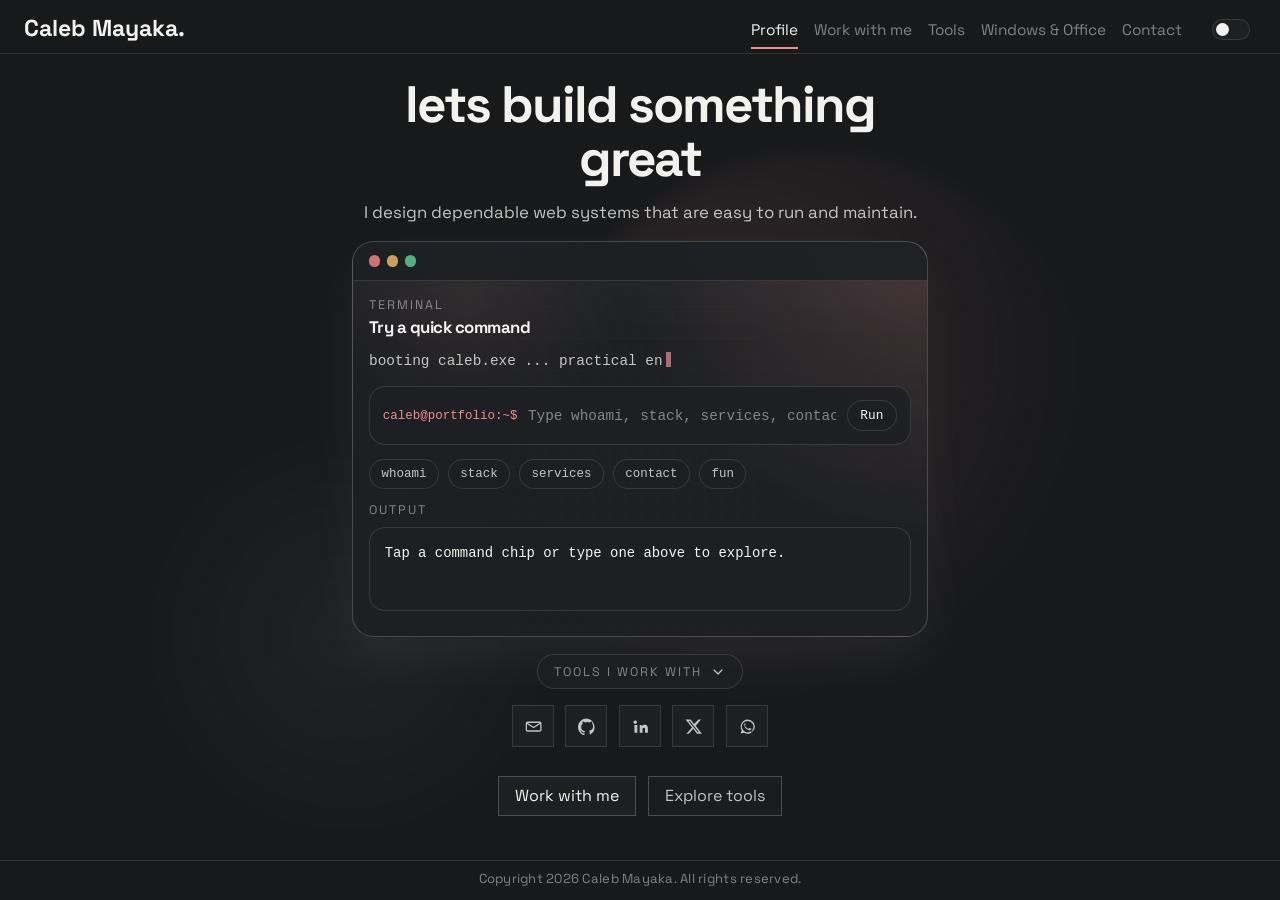
<file: index.html>
<!DOCTYPE html>
<html lang="en" data-active-tab="profile">
  <head>
    <meta charset="utf-8" />
    <meta name="viewport" content="width=device-width, initial-scale=1" />
    <title>Caleb Mayaka | Software Engineer &amp; Technical Services</title>
    <meta
      name="description"
      content="Caleb Mayaka is a Software Engineer providing dependable software development and practical technical services including hardware support, video editing, and graphics design."
    />
    <meta name="robots" content="index,follow" />
    <link rel="canonical" href="https://www.calebmayaka.com/" />
    <meta name="theme-color" media="(prefers-color-scheme: dark)" content="#17191b" />
    <meta name="theme-color" media="(prefers-color-scheme: light)" content="#f7f1e8" />

    <meta property="og:type" content="website" />
    <meta property="og:site_name" content="Caleb Mayaka" />
    <meta property="og:url" content="https://www.calebmayaka.com/" />
    <meta property="og:title" content="Caleb Mayaka | Software Engineer &amp; Technical Services" />
    <meta
      property="og:description"
      content="Software engineering and technical services focused on dependable delivery, practical execution, and clear communication."
    />
    <meta property="og:image" content="https://www.calebmayaka.com/assets/images/og-calebmayaka-1200x630.png" />

    <meta name="twitter:card" content="summary_large_image" />
    <meta name="twitter:title" content="Caleb Mayaka | Software Engineer &amp; Technical Services" />
    <meta
      name="twitter:description"
      content="Software engineering and technical services focused on dependable delivery, practical execution, and clear communication."
    />
    <meta name="twitter:image" content="https://www.calebmayaka.com/assets/images/og-calebmayaka-1200x630.png" />

    <link rel="icon" href="./assets/images/favicon.ico" sizes="any" />
    <link rel="icon" type="image/png" sizes="32x32" href="./assets/images/favicon-32x32.png" />
    <link rel="apple-touch-icon" sizes="180x180" href="./assets/images/apple-touch-icon.png" />
    <link rel="manifest" href="./site.webmanifest" />

    <script type="application/ld+json">
      {
        "@context": "https://schema.org",
        "@type": "Person",
        "name": "Caleb Mayaka",
        "url": "https://www.calebmayaka.com/",
        "jobTitle": "Software Engineer",
        "email": "mailto:mayakaombogo254@gmail.com",
        "sameAs": [
          "https://www.github.com/calebmayaka",
          "https://www.linkedin.com/in/calebmayaka",
          "https://x.com/ombogomayaka"
        ],
        "hasOfferCatalog": {
          "@type": "OfferCatalog",
          "name": "Technical Services",
          "itemListElement": [
            {
              "@type": "Offer",
              "itemOffered": {
                "@type": "Service",
                "name": "Software Development"
              }
            },
            {
              "@type": "Offer",
              "itemOffered": {
                "@type": "Service",
                "name": "Hardware Maintenance and Repairs"
              }
            },
            {
              "@type": "Offer",
              "itemOffered": {
                "@type": "Service",
                "name": "Video Editing"
              }
            },
            {
              "@type": "Offer",
              "itemOffered": {
                "@type": "Service",
                "name": "Graphics Design"
              }
            },
            {
              "@type": "Offer",
              "itemOffered": {
                "@type": "Service",
                "name": "Consultancy"
              }
            }
          ]
        }
      }
    </script>
    <link rel="preconnect" href="https://fonts.googleapis.com" />
    <link rel="preconnect" href="https://fonts.gstatic.com" crossorigin />
    <link
      href="https://fonts.googleapis.com/css2?family=Instrument+Serif:ital@0;1&family=Space+Grotesk:wght@400;500;700&display=swap"
      rel="stylesheet"
    />
    <script>
      (function () {
        try {
          var stored = localStorage.getItem("theme");
          var theme = stored || "dark";
          document.documentElement.setAttribute("data-theme", theme);
        } catch (error) {
          document.documentElement.setAttribute("data-theme", "dark");
        }
      })();
    </script>
    <link rel="stylesheet" href="./assets/css/styles.css" />
  </head>
  <body>
    <a class="skip-link" href="#main">Skip to content</a>

    <div class="page-shell">
      <header class="site-header">
        <div class="shell shell--header">
          <a class="brand" data-switch-tab="profile" href="#profile" aria-label="Go to profile section">
            <span class="brand__name">Caleb Mayaka.</span>
          </a>

          <nav aria-label="Primary navigation" class="site-nav" role="tablist">
            <button
              aria-controls="panel-profile"
              class="site-nav__link"
              data-tab-trigger="profile"
              id="tab-profile"
              role="tab"
              type="button"
            >
              Profile
            </button>
            <button
              aria-controls="panel-consultancy"
              class="site-nav__link"
              data-tab-trigger="consultancy"
              id="tab-consultancy"
              role="tab"
              type="button"
            >
              Work with me
            </button>
            <button
              aria-controls="panel-tools"
              class="site-nav__link"
              data-tab-trigger="tools"
              id="tab-tools"
              role="tab"
              type="button"
            >
              Tools
            </button>
            <button
              aria-controls="panel-windows-office"
              class="site-nav__link"
              data-tab-trigger="windows-office"
              id="tab-windows-office"
              role="tab"
              type="button"
            >
              Windows &amp; Office
            </button>
            <button
              aria-controls="panel-contact"
              class="site-nav__link"
              data-tab-trigger="contact"
              id="tab-contact"
              role="tab"
              type="button"
            >
              Contact
            </button>
          </nav>

          <button aria-label="Toggle theme" class="theme-toggle" id="theme-toggle" type="button">
            <span class="theme-toggle__track">
              <span class="theme-toggle__thumb"></span>
            </span>
          </button>
        </div>
      </header>

      <main class="single-page" id="main">
        <div class="shell single-page__grid">
          <section class="content-stage" data-reveal>
            <div class="content-stage__panels">
              <section
                aria-labelledby="tab-profile"
                class="tab-panel"
                data-tab-panel="profile"
                id="panel-profile"
                role="tabpanel"
              >
                <article class="profile-minimal" id="profile-minimal">
                  <h1 class="section-title profile-minimal__title profile-anim-item" style="--intro-delay: 40ms">lets build something great</h1>
                  <p class="section-copy profile-minimal__summary profile-anim-item" id="profile-summary" style="--intro-delay: 120ms">
                    I design dependable web systems that are easy to run and maintain.
                  </p>
                  <section
                    aria-labelledby="profile-terminal-title"
                    class="profile-terminal profile-anim-item"
                    id="profile-terminal"
                    style="--intro-delay: 200ms"
                  >
                    <div class="profile-terminal__chrome" aria-hidden="true">
                      <span></span>
                      <span></span>
                      <span></span>
                    </div>
                    <div class="profile-terminal__body">
                      <div class="profile-terminal__heading">
                        <p class="meta-label" id="profile-terminal-eyebrow">Terminal</p>
                        <h2 class="profile-terminal__title" id="profile-terminal-title">Try a quick command</h2>
                      </div>
                      <p class="profile-terminal__intro" id="profile-terminal-intro" aria-live="polite" aria-atomic="true"></p>
                      <form class="profile-terminal__prompt" id="profile-terminal-form">
                        <label class="visually-hidden" for="profile-terminal-input">Enter a terminal command</label>
                        <span class="profile-terminal__prompt-prefix" id="profile-terminal-prompt">caleb@portfolio:~$</span>
                        <input
                          autocomplete="off"
                          class="profile-terminal__input"
                          id="profile-terminal-input"
                          name="profile-terminal-input"
                          placeholder="Type whoami, stack, services, contact, or fun"
                          spellcheck="false"
                          type="text"
                        />
                        <button class="profile-terminal__run" type="submit">Run</button>
                      </form>
                      <div
                        aria-label="Terminal command shortcuts"
                        class="profile-terminal__commands"
                        id="profile-terminal-commands"
                      ></div>
                      <div class="profile-terminal__output-wrap">
                        <p class="meta-label" id="profile-terminal-output-label">Output</p>
                        <div
                          aria-atomic="true"
                          aria-live="polite"
                          class="profile-terminal__output"
                          id="profile-terminal-output"
                          role="status"
                        ></div>
                        <div class="profile-terminal__output-action" id="profile-terminal-output-action"></div>
                      </div>
                    </div>
                  </section>
                  <section class="profile-tools profile-anim-item" aria-label="Tools I Work With" style="--intro-delay: 280ms">
                    <details class="profile-tools__dropdown">
                      <summary class="profile-tools__trigger">
                        <span class="meta-label profile-tools__label" id="profile-tools-label"></span>
                        <span class="profile-tools__chevron" aria-hidden="true">
                          <svg viewBox="0 0 24 24" aria-hidden="true">
                            <path d="m6 9 6 6 6-6" />
                          </svg>
                        </span>
                      </summary>
                      <div class="profile-tools__body">
                        <div class="tools-row" id="profile-tools-list"></div>
                      </div>
                    </details>
                  </section>
                  <div class="quick-links profile-minimal__links profile-anim-item" style="--intro-delay: 360ms">
                    <a aria-label="Email" class="profile-icon" id="hero-email">
                      <svg aria-hidden="true" viewBox="0 0 24 24">
                        <path d="M3.8 5h16.4A2.8 2.8 0 0 1 23 7.8v8.4A2.8 2.8 0 0 1 20.2 19H3.8A2.8 2.8 0 0 1 1 16.2V7.8A2.8 2.8 0 0 1 3.8 5Zm0 1.8L12 12l8.2-5.2H3.8Zm17.4 10.4V8.5l-8.7 5.5a1 1 0 0 1-1 0L2.8 8.5v8.7h18.4Z" />
                      </svg>
                    </a>
                    <a aria-label="GitHub" class="profile-icon" id="hero-github" rel="noreferrer" target="_blank">
                      <svg aria-hidden="true" viewBox="0 0 24 24">
                        <path d="M12 .6A12 12 0 0 0 8.2 24c.6.1.8-.2.8-.6v-2.2c-3.3.8-4-1.4-4-1.4-.5-1.4-1.3-1.7-1.3-1.7-1.1-.7.1-.7.1-.7 1.2.1 1.9 1.3 1.9 1.3 1.1 1.8 2.8 1.3 3.5 1 .1-.8.4-1.3.8-1.6-2.7-.3-5.5-1.4-5.5-6A4.7 4.7 0 0 1 6.5 8a4.3 4.3 0 0 1 .1-3.2s1-.3 3.4 1.3a11.8 11.8 0 0 1 6.1 0c2.3-1.6 3.4-1.3 3.4-1.3a4.3 4.3 0 0 1 .1 3.2 4.7 4.7 0 0 1 1.3 3.3c0 4.6-2.8 5.7-5.5 6 .4.3.8 1 .8 2v3c0 .4.2.7.8.6A12 12 0 0 0 12 .6Z" />
                      </svg>
                    </a>
                    <a aria-label="LinkedIn" class="profile-icon" id="hero-linkedin" rel="noreferrer" target="_blank">
                      <svg aria-hidden="true" viewBox="0 0 24 24">
                        <path d="M5.4 3.6A2.4 2.4 0 1 0 5.4 8a2.4 2.4 0 0 0 0-4.4ZM3.4 9.8h4v10.6h-4V9.8Zm6.3 0h3.8v1.5h.1c.5-1 1.8-2 3.8-2 4 0 4.7 2.6 4.7 6.1v5h-4v-4.4c0-1.1 0-2.5-1.6-2.5s-1.8 1.2-1.8 2.4v4.5h-4V9.8Z" />
                      </svg>
                    </a>
                    <a aria-label="Twitter" class="profile-icon" id="hero-twitter" rel="noreferrer" target="_blank">
                      <svg aria-hidden="true" viewBox="0 0 24 24">
                        <path d="M18.9 2.2h3.3l-7.3 8.4L23.5 22h-6.8l-5.3-6.9L5.3 22H2l7.8-8.9L.7 2.2h7l4.8 6.3 6.4-6.3Zm-1.2 17.7h1.8L6.7 4.2H4.8l12.9 15.7Z" />
                      </svg>
                    </a>
                    <a aria-label="WhatsApp" class="profile-icon" id="hero-whatsapp" rel="noreferrer" target="_blank">
                      <svg aria-hidden="true" viewBox="0 0 24 24">
                        <path d="M12 2.2A9.8 9.8 0 0 0 3.7 17l-1.3 4.7 4.8-1.2A9.8 9.8 0 1 0 12 2.2Zm0 1.8a8 8 0 0 1 6.9 12.1l-.3.5.8 2.8-2.9-.8-.5.3A8 8 0 1 1 12 4Zm-3 3.2c-.3 0-.7.1-.9.5-.2.3-.8 1-.8 2.3s.9 2.5 1 2.7c.1.2 1.8 2.8 4.3 3.8 2.1.8 2.5.7 2.9.6.4-.1 1.3-.5 1.5-1 .2-.5.2-.9.1-1-.1-.2-.4-.2-.8-.4l-1.4-.7c-.2-.1-.5-.1-.7.1l-.6.7c-.2.2-.4.2-.7.1-.4-.2-1.5-.5-2.8-1.7-1-1-1.7-2.2-1.9-2.5-.2-.4 0-.6.1-.7l.5-.6c.2-.2.3-.4.4-.6.1-.2 0-.4 0-.6l-.6-1.4c-.1-.3-.3-.4-.6-.4Z" />
                      </svg>
                    </a>
                  </div>
                  <div class="panel-actions panel-actions--primary profile-anim-item" style="--intro-delay: 440ms">
                    <button class="hero-link hero-link--standout" data-switch-tab="consultancy" type="button">Work with me</button>
                    <button class="hero-link hero-link--standout hero-link--subtle" data-switch-tab="tools" type="button">Explore tools</button>
                  </div>
                  <div class="panel-actions profile-anim-item" style="--intro-delay: 520ms">
                    <a class="hero-link" download id="resume-link" rel="noreferrer" target="_blank">View resume</a>
                    <button class="hero-link" data-switch-tab="contact" type="button">Get in touch</button>
                  </div>
                </article>
              </section>

              <section
                aria-labelledby="tab-consultancy"
                class="tab-panel"
                data-tab-panel="consultancy"
                id="panel-consultancy"
                role="tabpanel"
                hidden
              >
                <div class="section-heading">
                  <p class="eyebrow">Work with me</p>
                  <h2 class="section-title">Services</h2>
                  <p class="section-copy" id="consultancy-copy">
                    I deliver practical services that help individuals and teams move faster, reduce technical friction, and
                    get dependable results.
                  </p>
                </div>

                <div class="services-grid" id="consultancy-services"></div>
              </section>

              <section
                aria-labelledby="tab-tools"
                class="tab-panel"
                data-tab-panel="tools"
                id="panel-tools"
                role="tabpanel"
                hidden
              >
                <div class="section-heading">
                  <p class="eyebrow">Tools</p>
                </div>

                <div class="tools-hub tools-hub--catalog">
                  <div class="toolbox-grid" id="tools-live-list"></div>

                  <aside class="tools-roadmap">
                    <h3>Planned next</h3>
                    <ul class="tools-roadmap__list" id="tools-planned-list"></ul>
                  </aside>
                </div>
              </section>

              <section
                aria-labelledby="tab-windows-office"
                class="tab-panel"
                data-tab-panel="windows-office"
                id="panel-windows-office"
                role="tabpanel"
                hidden
              >
                <div class="windows-hub" id="windows-office-hub"></div>
              </section>

              <section
                aria-labelledby="tab-contact"
                class="tab-panel"
                data-tab-panel="contact"
                id="panel-contact"
                role="tabpanel"
                hidden
              >
                <article class="contact-panel contact-panel--simple">
                  <p class="eyebrow">Contact</p>
                  <h2 class="section-title">Let's connect.</h2>
                  <p class="section-copy" id="contact-copy">
                    If you need reliable technical support with clear communication and practical execution, I would love to
                    work with you.
                  </p>
                  <a class="contact-primary-cta" id="contact-primary-cta">Email me</a>

                  <div class="contact-icons">
                    <a aria-label="Email" class="contact-icon" id="contact-email">
                      <svg aria-hidden="true" viewBox="0 0 24 24">
                        <path d="M3.8 5h16.4A2.8 2.8 0 0 1 23 7.8v8.4A2.8 2.8 0 0 1 20.2 19H3.8A2.8 2.8 0 0 1 1 16.2V7.8A2.8 2.8 0 0 1 3.8 5Zm0 1.8L12 12l8.2-5.2H3.8Zm17.4 10.4V8.5l-8.7 5.5a1 1 0 0 1-1 0L2.8 8.5v8.7h18.4Z" />
                      </svg>
                    </a>
                    <a aria-label="GitHub profile" class="contact-icon" id="contact-github" rel="noreferrer" target="_blank">
                      <svg aria-hidden="true" viewBox="0 0 24 24">
                        <path
                          d="M12 .6A12 12 0 0 0 8.2 24c.6.1.8-.2.8-.6v-2.2c-3.3.8-4-1.4-4-1.4-.5-1.4-1.3-1.7-1.3-1.7-1.1-.7.1-.7.1-.7 1.2.1 1.9 1.3 1.9 1.3 1.1 1.8 2.8 1.3 3.5 1 .1-.8.4-1.3.8-1.6-2.7-.3-5.5-1.4-5.5-6A4.7 4.7 0 0 1 6.5 8a4.3 4.3 0 0 1 .1-3.2s1-.3 3.4 1.3a11.8 11.8 0 0 1 6.1 0c2.3-1.6 3.4-1.3 3.4-1.3a4.3 4.3 0 0 1 .1 3.2 4.7 4.7 0 0 1 1.3 3.3c0 4.6-2.8 5.7-5.5 6 .4.3.8 1 .8 2v3c0 .4.2.7.8.6A12 12 0 0 0 12 .6Z"
                        />
                      </svg>
                    </a>
                    <a aria-label="LinkedIn profile" class="contact-icon" id="contact-linkedin" rel="noreferrer" target="_blank">
                      <svg aria-hidden="true" viewBox="0 0 24 24">
                        <path
                          d="M5.4 3.6A2.4 2.4 0 1 0 5.4 8a2.4 2.4 0 0 0 0-4.4ZM3.4 9.8h4v10.6h-4V9.8Zm6.3 0h3.8v1.5h.1c.5-1 1.8-2 3.8-2 4 0 4.7 2.6 4.7 6.1v5h-4v-4.4c0-1.1 0-2.5-1.6-2.5s-1.8 1.2-1.8 2.4v4.5h-4V9.8Z"
                        />
                      </svg>
                    </a>
                    <a aria-label="Twitter profile" class="contact-icon" id="contact-twitter" rel="noreferrer" target="_blank">
                      <svg aria-hidden="true" viewBox="0 0 24 24">
                        <path
                          d="M18.9 2.2h3.3l-7.3 8.4L23.5 22h-6.8l-5.3-6.9L5.3 22H2l7.8-8.9L.7 2.2h7l4.8 6.3 6.4-6.3Zm-1.2 17.7h1.8L6.7 4.2H4.8l12.9 15.7Z"
                        />
                      </svg>
                    </a>
                  </div>
                </article>
              </section>
            </div>
          </section>

        </div>
      </main>

      <footer class="site-footer">
        <div class="shell shell--footer">
          <p>Copyright 2026 Caleb Mayaka. All rights reserved.</p>
        </div>
      </footer>
    </div>

    <div class="deep-dive" id="deep-dive" hidden>
      <button aria-label="Close detail view" class="deep-dive__backdrop" data-close-deep-dive type="button"></button>
      <section aria-labelledby="deep-dive-title" aria-modal="true" class="deep-dive__dialog" role="dialog">
        <header class="deep-dive__header">
          <p class="eyebrow" id="deep-dive-eyebrow"></p>
          <h2 class="section-title deep-dive__title" id="deep-dive-title"></h2>
          <button aria-label="Close detail view" class="deep-dive__close" id="deep-dive-close" type="button">Close</button>
        </header>
        <div class="deep-dive__body" id="deep-dive-body"></div>
      </section>
    </div>

    <noscript>
      <div class="noscript-note">
        Caleb Mayaka is a Software Engineer offering software development and technical services.
        <a href="mailto:mayakaombogo254@gmail.com">Contact by email</a> for projects and consultancy.
      </div>
    </noscript>

    <script type="module" src="./assets/js/main.js"></script>
  </body>
</html>
</file>
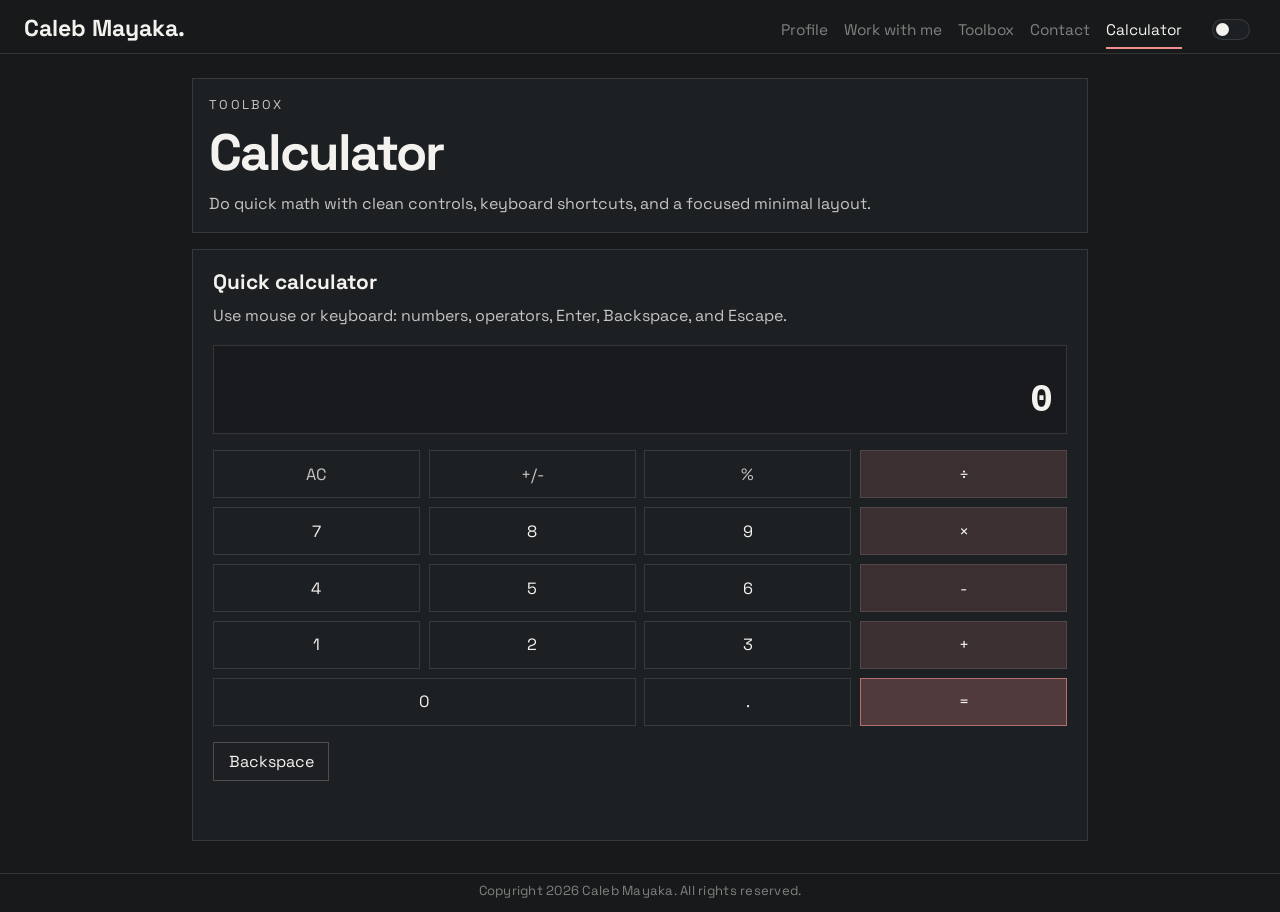
<file: tools/calculator.html>
<!DOCTYPE html>
<html lang="en" data-theme="dark">
  <head>
    <meta charset="utf-8" />
    <meta name="viewport" content="width=device-width, initial-scale=1" />
    <title>Calculator | Caleb Mayaka Toolbox</title>
    <meta
      name="description"
      content="Use a fast, lightweight browser-based calculator from Caleb Mayaka's static toolbox."
    />
    <meta name="robots" content="index,follow" />
    <link rel="canonical" href="https://www.calebmayaka.com/tools/calculator.html" />

    <link rel="icon" href="../assets/images/favicon.ico" sizes="any" />
    <link rel="icon" type="image/png" sizes="32x32" href="../assets/images/favicon-32x32.png" />
    <link rel="apple-touch-icon" sizes="180x180" href="../assets/images/apple-touch-icon.png" />
    <link rel="manifest" href="../site.webmanifest" />

    <link rel="preconnect" href="https://fonts.googleapis.com" />
    <link rel="preconnect" href="https://fonts.gstatic.com" crossorigin />
    <link
      href="https://fonts.googleapis.com/css2?family=Instrument+Serif:ital@0;1&family=Space+Grotesk:wght@400;500;700&display=swap"
      rel="stylesheet"
    />
    <script>
      (function () {
        try {
          var stored = localStorage.getItem("theme");
          var theme = stored || "dark";
          document.documentElement.setAttribute("data-theme", theme);
        } catch (error) {
          document.documentElement.setAttribute("data-theme", "dark");
        }
      })();
    </script>
    <link rel="stylesheet" href="../assets/css/styles.css" />
  </head>
  <body class="tool-page">
    <a class="skip-link" href="#main">Skip to content</a>

    <div class="page-shell">
      <header class="site-header">
        <div class="shell shell--header">
          <a class="brand" href="../index.html#profile" aria-label="Go to profile section">
            <span class="brand__name">Caleb Mayaka.</span>
          </a>

          <nav aria-label="Primary navigation" class="site-nav">
            <a class="site-nav__link" href="../index.html#profile">Profile</a>
            <a class="site-nav__link" href="../index.html#consultancy">Work with me</a>
            <a class="site-nav__link" href="../index.html#tools">Toolbox</a>
            <a class="site-nav__link" href="../index.html#contact">Contact</a>
            <a class="site-nav__link is-active" aria-current="page" href="./calculator.html">Calculator</a>
          </nav>

          <button aria-label="Toggle theme" class="theme-toggle" id="theme-toggle" type="button">
            <span class="theme-toggle__track">
              <span class="theme-toggle__thumb"></span>
            </span>
          </button>
        </div>
      </header>

      <main class="tool-page-main" id="main">
        <div class="shell">
          <section class="tool-page-layout" data-reveal>
            <header class="tool-page-head">
              <p class="eyebrow">Toolbox</p>
              <h1 class="section-title">Calculator</h1>
              <p>Do quick math with clean controls, keyboard shortcuts, and a focused minimal layout.</p>
            </header>

            <article class="calculator-tool">
              <header class="calculator-tool__header">
                <h2>Quick calculator</h2>
                <p>Use mouse or keyboard: numbers, operators, Enter, Backspace, and Escape.</p>
              </header>

              <div class="calculator-tool__display" role="status" aria-live="polite">
                <p class="calculator-tool__expression" id="calculator-expression"></p>
                <p class="calculator-tool__value" id="calculator-display">0</p>
              </div>

              <div class="calculator-tool__keys" role="group" aria-label="Calculator keys">
                <button class="calculator-key calculator-key--utility" data-calc-action="clear" type="button">AC</button>
                <button class="calculator-key calculator-key--utility" data-calc-action="toggle-sign" type="button">+/-</button>
                <button class="calculator-key calculator-key--utility" data-calc-action="percent" type="button">%</button>
                <button class="calculator-key calculator-key--operator" data-calc-operator="/" type="button">&divide;</button>

                <button class="calculator-key" data-calc-digit="7" type="button">7</button>
                <button class="calculator-key" data-calc-digit="8" type="button">8</button>
                <button class="calculator-key" data-calc-digit="9" type="button">9</button>
                <button class="calculator-key calculator-key--operator" data-calc-operator="*" type="button">&times;</button>

                <button class="calculator-key" data-calc-digit="4" type="button">4</button>
                <button class="calculator-key" data-calc-digit="5" type="button">5</button>
                <button class="calculator-key" data-calc-digit="6" type="button">6</button>
                <button class="calculator-key calculator-key--operator" data-calc-operator="-" type="button">-</button>

                <button class="calculator-key" data-calc-digit="1" type="button">1</button>
                <button class="calculator-key" data-calc-digit="2" type="button">2</button>
                <button class="calculator-key" data-calc-digit="3" type="button">3</button>
                <button class="calculator-key calculator-key--operator" data-calc-operator="+" type="button">+</button>

                <button class="calculator-key calculator-key--wide" data-calc-digit="0" type="button">0</button>
                <button class="calculator-key" data-calc-action="decimal" type="button">.</button>
                <button class="calculator-key calculator-key--equals" data-calc-action="equals" type="button">=</button>
              </div>

              <div class="calculator-tool__actions">
                <button class="password-tool__action" data-calc-action="backspace" type="button">Backspace</button>
              </div>

              <p class="calculator-tool__status" id="calculator-status" aria-live="polite"></p>
            </article>
          </section>
        </div>
      </main>

      <footer class="site-footer">
        <div class="shell shell--footer">
          <p>Copyright 2026 Caleb Mayaka. All rights reserved.</p>
        </div>
      </footer>
    </div>

    <noscript>
      <div class="noscript-note">
        This tool requires JavaScript. Use
        <a href="../index.html#tools">the toolbox page</a>
        to access other utilities.
      </div>
    </noscript>

    <script type="module" src="../assets/js/tools-pages.js"></script>
  </body>
</html>
</file>
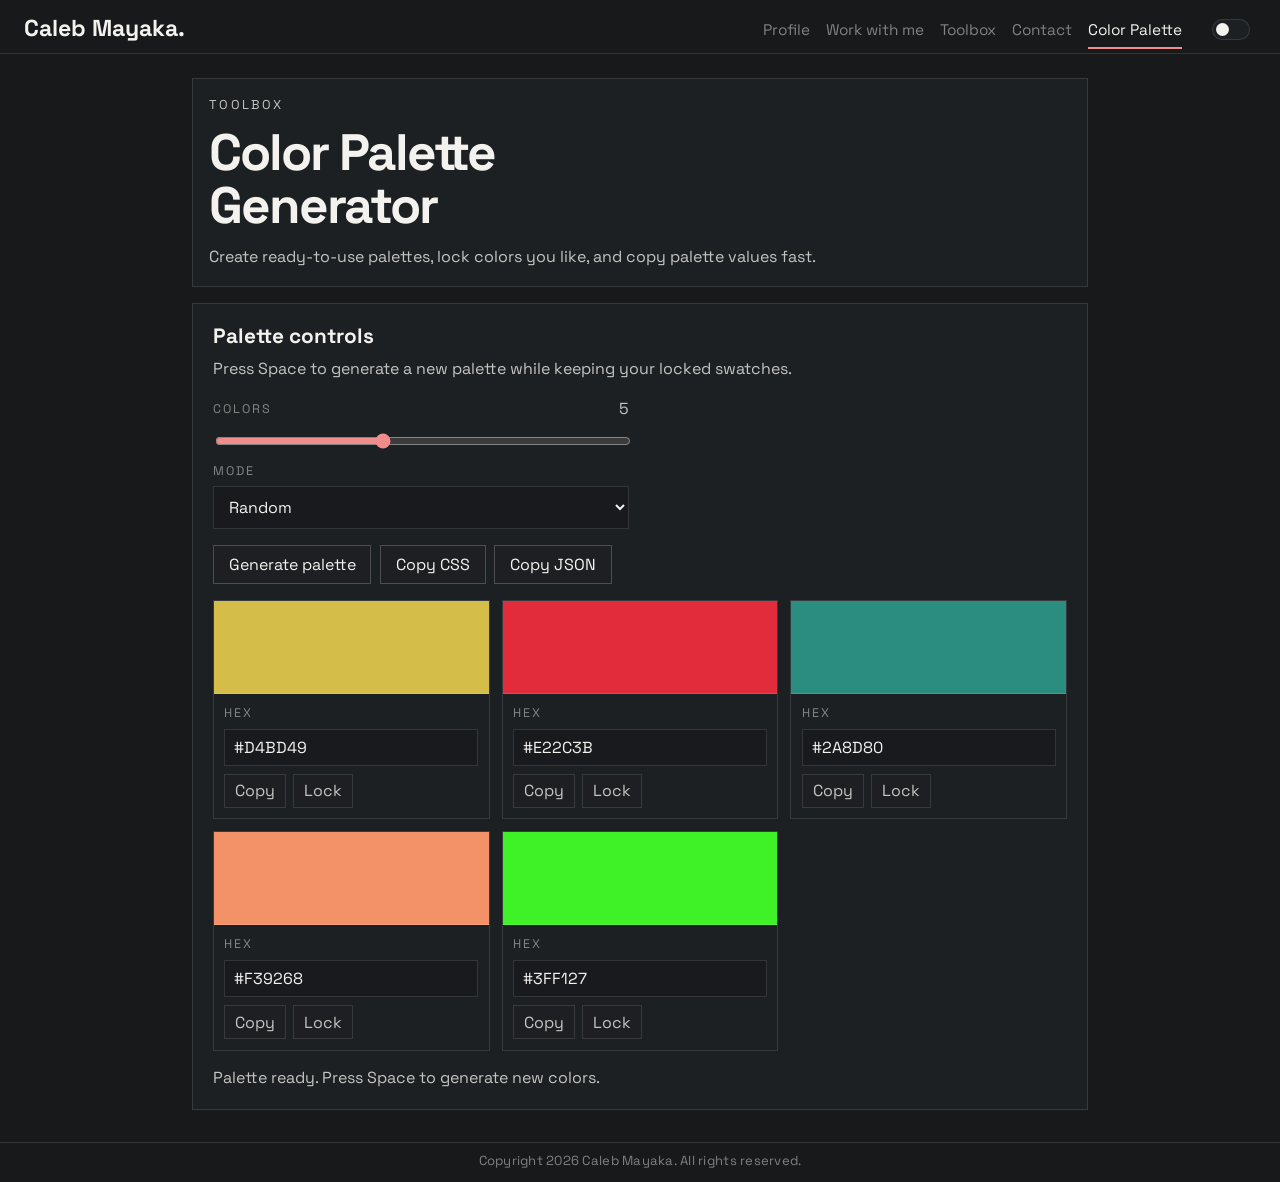
<file: tools/color-palette-generator.html>
<!DOCTYPE html>
<html lang="en" data-theme="dark">
  <head>
    <meta charset="utf-8" />
    <meta name="viewport" content="width=device-width, initial-scale=1" />
    <title>Color Palette Generator | Caleb Mayaka Toolbox</title>
    <meta
      name="description"
      content="Generate clean color palettes, lock swatches, and copy CSS-ready color values in Caleb Mayaka's static toolbox."
    />
    <meta name="robots" content="index,follow" />
    <link rel="canonical" href="https://www.calebmayaka.com/tools/color-palette-generator.html" />

    <link rel="icon" href="../assets/images/favicon.ico" sizes="any" />
    <link rel="icon" type="image/png" sizes="32x32" href="../assets/images/favicon-32x32.png" />
    <link rel="apple-touch-icon" sizes="180x180" href="../assets/images/apple-touch-icon.png" />
    <link rel="manifest" href="../site.webmanifest" />

    <link rel="preconnect" href="https://fonts.googleapis.com" />
    <link rel="preconnect" href="https://fonts.gstatic.com" crossorigin />
    <link
      href="https://fonts.googleapis.com/css2?family=Instrument+Serif:ital@0;1&family=Space+Grotesk:wght@400;500;700&display=swap"
      rel="stylesheet"
    />
    <script>
      (function () {
        try {
          var stored = localStorage.getItem("theme");
          var theme = stored || "dark";
          document.documentElement.setAttribute("data-theme", theme);
        } catch (error) {
          document.documentElement.setAttribute("data-theme", "dark");
        }
      })();
    </script>
    <link rel="stylesheet" href="../assets/css/styles.css" />
  </head>
  <body class="tool-page">
    <a class="skip-link" href="#main">Skip to content</a>

    <div class="page-shell">
      <header class="site-header">
        <div class="shell shell--header">
          <a class="brand" href="../index.html#profile" aria-label="Go to profile section">
            <span class="brand__name">Caleb Mayaka.</span>
          </a>

          <nav aria-label="Primary navigation" class="site-nav">
            <a class="site-nav__link" href="../index.html#profile">Profile</a>
            <a class="site-nav__link" href="../index.html#consultancy">Work with me</a>
            <a class="site-nav__link" href="../index.html#tools">Toolbox</a>
            <a class="site-nav__link" href="../index.html#contact">Contact</a>
            <a class="site-nav__link is-active" aria-current="page" href="./color-palette-generator.html">Color Palette</a>
          </nav>

          <button aria-label="Toggle theme" class="theme-toggle" id="theme-toggle" type="button">
            <span class="theme-toggle__track">
              <span class="theme-toggle__thumb"></span>
            </span>
          </button>
        </div>
      </header>

      <main class="tool-page-main" id="main">
        <div class="shell">
          <section class="tool-page-layout" data-reveal>
            <header class="tool-page-head">
              <p class="eyebrow">Toolbox</p>
              <h1 class="section-title">Color Palette Generator</h1>
              <p>Create ready-to-use palettes, lock colors you like, and copy palette values fast.</p>
            </header>

            <article class="color-palette-tool">
              <header class="color-palette-tool__header">
                <h2>Palette controls</h2>
                <p>Press Space to generate a new palette while keeping your locked swatches.</p>
              </header>

              <div class="color-palette-tool__controls">
                <label class="color-palette-tool__size" for="palette-size">
                  <span class="meta-label">Colors</span>
                  <span id="palette-size-value">5</span>
                </label>
                <input id="palette-size" max="8" min="3" step="1" type="range" value="5" />

                <label class="color-palette-tool__field" for="palette-mode">
                  <span class="meta-label">Mode</span>
                  <select id="palette-mode">
                    <option selected value="random">Random</option>
                    <option value="pastel">Pastel</option>
                    <option value="vivid">Vivid</option>
                    <option value="monochrome">Monochrome</option>
                  </select>
                </label>
              </div>

              <div class="color-palette-tool__actions">
                <button class="password-tool__action password-tool__action--primary" id="palette-generate" type="button">
                  Generate palette
                </button>
                <button class="password-tool__action" id="palette-copy-css" type="button">Copy CSS</button>
                <button class="password-tool__action" id="palette-copy-json" type="button">Copy JSON</button>
              </div>

              <div class="color-palette-tool__swatches" id="palette-swatches"></div>

              <p class="color-palette-tool__status" id="palette-status" aria-live="polite"></p>
            </article>
          </section>
        </div>
      </main>

      <footer class="site-footer">
        <div class="shell shell--footer">
          <p>Copyright 2026 Caleb Mayaka. All rights reserved.</p>
        </div>
      </footer>
    </div>

    <noscript>
      <div class="noscript-note">
        This tool requires JavaScript. Use
        <a href="../index.html#tools">the toolbox page</a>
        to access other utilities.
      </div>
    </noscript>

    <script type="module" src="../assets/js/tools-pages.js"></script>
  </body>
</html>
</file>
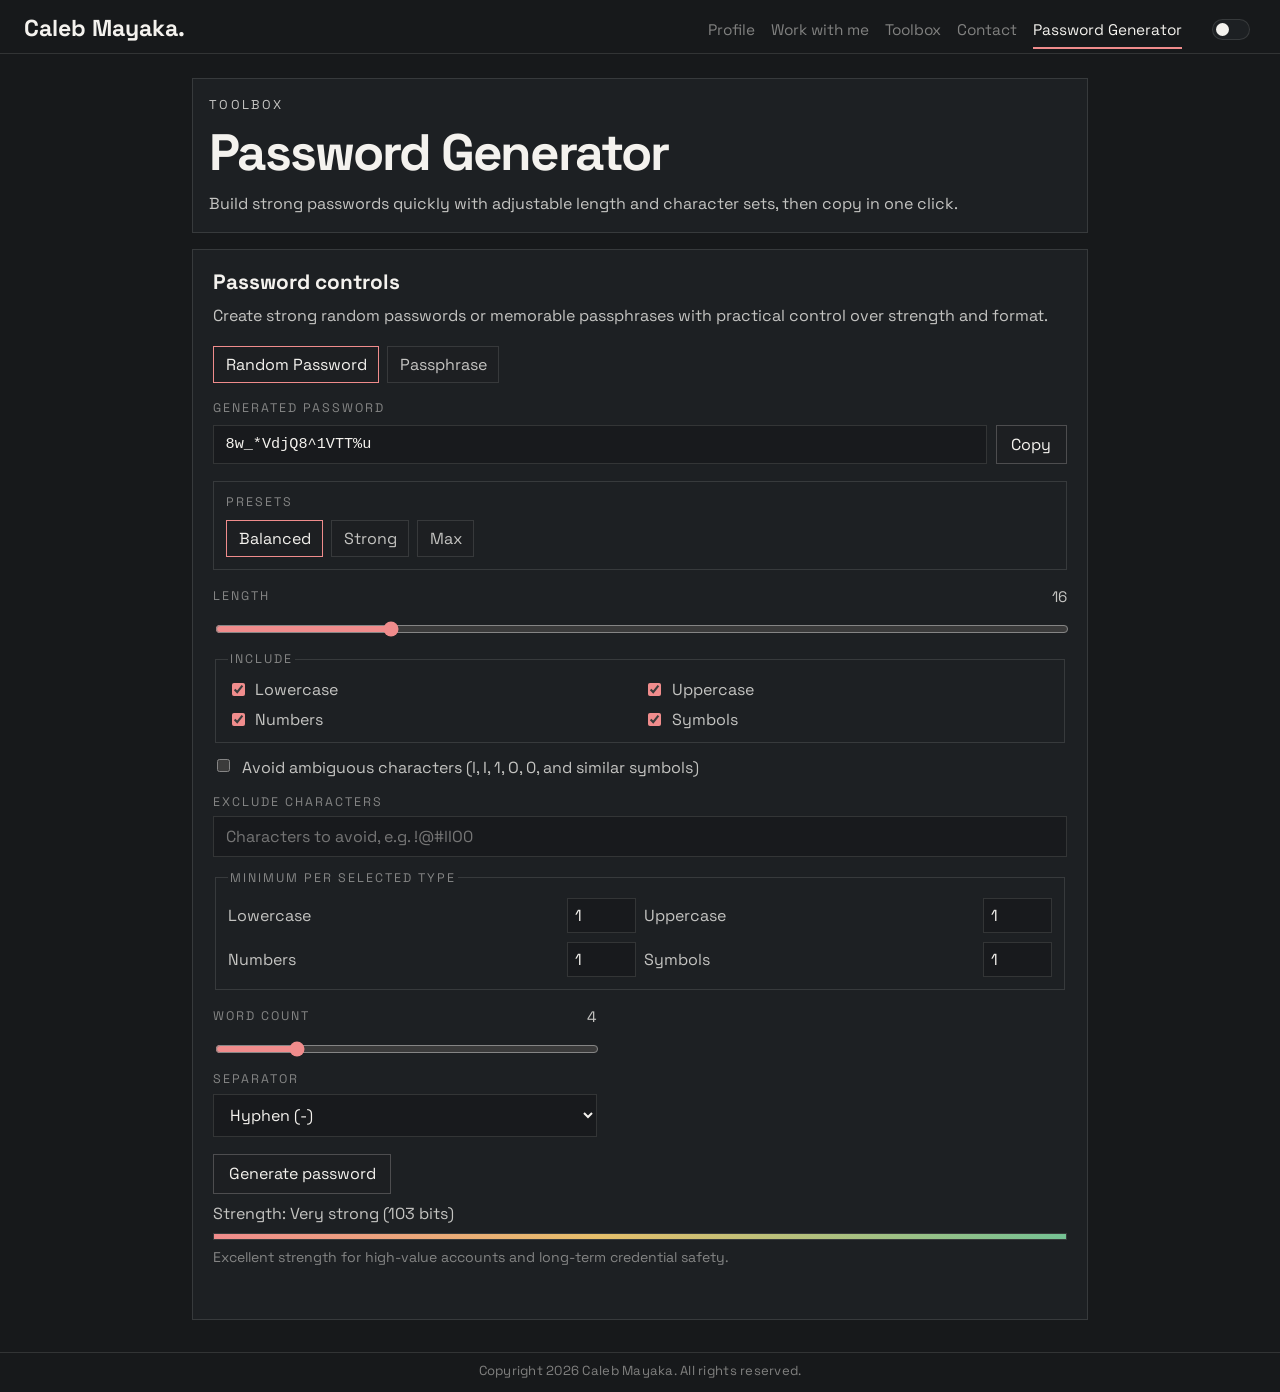
<file: tools/password-generator.html>
<!DOCTYPE html>
<html lang="en" data-theme="dark">
  <head>
    <meta charset="utf-8" />
    <meta name="viewport" content="width=device-width, initial-scale=1" />
    <title>Password Generator | Caleb Mayaka Toolbox</title>
    <meta
      name="description"
      content="Generate strong passwords with flexible controls on Caleb Mayaka's static browser-based toolbox."
    />
    <meta name="robots" content="index,follow" />
    <link rel="canonical" href="https://www.calebmayaka.com/tools/password-generator.html" />

    <link rel="icon" href="../assets/images/favicon.ico" sizes="any" />
    <link rel="icon" type="image/png" sizes="32x32" href="../assets/images/favicon-32x32.png" />
    <link rel="apple-touch-icon" sizes="180x180" href="../assets/images/apple-touch-icon.png" />
    <link rel="manifest" href="../site.webmanifest" />

    <link rel="preconnect" href="https://fonts.googleapis.com" />
    <link rel="preconnect" href="https://fonts.gstatic.com" crossorigin />
    <link
      href="https://fonts.googleapis.com/css2?family=Instrument+Serif:ital@0;1&family=Space+Grotesk:wght@400;500;700&display=swap"
      rel="stylesheet"
    />
    <script>
      (function () {
        try {
          var stored = localStorage.getItem("theme");
          var theme = stored || "dark";
          document.documentElement.setAttribute("data-theme", theme);
        } catch (error) {
          document.documentElement.setAttribute("data-theme", "dark");
        }
      })();
    </script>
    <link rel="stylesheet" href="../assets/css/styles.css" />
  </head>
  <body class="tool-page">
    <a class="skip-link" href="#main">Skip to content</a>

    <div class="page-shell">
      <header class="site-header">
        <div class="shell shell--header">
          <a class="brand" href="../index.html#profile" aria-label="Go to profile section">
            <span class="brand__name">Caleb Mayaka.</span>
          </a>

          <nav aria-label="Primary navigation" class="site-nav">
            <a class="site-nav__link" href="../index.html#profile">Profile</a>
            <a class="site-nav__link" href="../index.html#consultancy">Work with me</a>
            <a class="site-nav__link" href="../index.html#tools">Toolbox</a>
            <a class="site-nav__link" href="../index.html#contact">Contact</a>
            <a class="site-nav__link is-active" aria-current="page" href="./password-generator.html">Password Generator</a>
          </nav>

          <button aria-label="Toggle theme" class="theme-toggle" id="theme-toggle" type="button">
            <span class="theme-toggle__track">
              <span class="theme-toggle__thumb"></span>
            </span>
          </button>
        </div>
      </header>

      <main class="tool-page-main" id="main">
        <div class="shell">
          <section class="tool-page-layout" data-reveal>
            <header class="tool-page-head">
              <p class="eyebrow">Toolbox</p>
              <h1 class="section-title">Password Generator</h1>
              <p>Build strong passwords quickly with adjustable length and character sets, then copy in one click.</p>
            </header>

            <article class="password-tool">
              <header class="password-tool__header">
                <h2>Password controls</h2>
                <p>Create strong random passwords or memorable passphrases with practical control over strength and format.</p>
              </header>

              <div class="password-tool__mode-switch" role="group" aria-label="Password generation mode">
                <button aria-pressed="true" class="password-tool__mode is-active" data-password-mode="random" type="button">
                  Random Password
                </button>
                <button aria-pressed="false" class="password-tool__mode" data-password-mode="passphrase" type="button">
                  Passphrase
                </button>
              </div>

              <div class="password-tool__result">
                <label class="meta-label" for="password-output">Generated password</label>
                <div class="password-tool__result-row">
                  <input id="password-output" readonly type="text" />
                  <button class="password-tool__action" id="password-copy" type="button">Copy</button>
                </div>
              </div>

              <section class="password-tool__presets" aria-label="Random password presets" id="password-presets">
                <p class="meta-label">Presets</p>
                <div class="password-tool__preset-list">
                  <button class="password-tool__preset" data-password-preset="balanced" type="button">Balanced</button>
                  <button class="password-tool__preset" data-password-preset="strong" type="button">Strong</button>
                  <button class="password-tool__preset" data-password-preset="max" type="button">Max</button>
                </div>
              </section>

              <div class="password-tool__controls" id="password-random-panel">
                <label class="password-tool__length" for="password-length">
                  <span class="meta-label">Length</span>
                  <span id="password-length-value">16</span>
                </label>
                <input id="password-length" max="48" min="8" step="1" type="range" value="16" />

                <fieldset class="password-tool__options">
                  <legend class="meta-label">Include</legend>
                  <label><input checked id="password-lowercase" type="checkbox" /> Lowercase</label>
                  <label><input checked id="password-uppercase" type="checkbox" /> Uppercase</label>
                  <label><input checked id="password-numbers" type="checkbox" /> Numbers</label>
                  <label><input checked id="password-symbols" type="checkbox" /> Symbols</label>
                </fieldset>

                <label class="password-tool__toggle">
                  <input id="password-avoid-ambiguous" type="checkbox" />
                  <span>Avoid ambiguous characters (l, I, 1, O, 0, and similar symbols)</span>
                </label>

                <label class="password-tool__field" for="password-exclude-chars">
                  <span class="meta-label">Exclude characters</span>
                  <input id="password-exclude-chars" maxlength="64" placeholder="Characters to avoid, e.g. !@#lIO0" type="text" />
                </label>

                <fieldset class="password-tool__mins">
                  <legend class="meta-label">Minimum per selected type</legend>
                  <div class="password-tool__mins-grid">
                    <label for="password-min-lowercase">
                      <span>Lowercase</span>
                      <input id="password-min-lowercase" max="12" min="1" step="1" type="number" value="1" />
                    </label>
                    <label for="password-min-uppercase">
                      <span>Uppercase</span>
                      <input id="password-min-uppercase" max="12" min="1" step="1" type="number" value="1" />
                    </label>
                    <label for="password-min-numbers">
                      <span>Numbers</span>
                      <input id="password-min-numbers" max="12" min="1" step="1" type="number" value="1" />
                    </label>
                    <label for="password-min-symbols">
                      <span>Symbols</span>
                      <input id="password-min-symbols" max="12" min="1" step="1" type="number" value="1" />
                    </label>
                  </div>
                </fieldset>
              </div>

              <div class="password-tool__controls password-tool__controls--passphrase" hidden id="password-passphrase-panel">
                <label class="password-tool__length" for="passphrase-word-count">
                  <span class="meta-label">Word count</span>
                  <span id="passphrase-word-count-value">4</span>
                </label>
                <input id="passphrase-word-count" max="8" min="3" step="1" type="range" value="4" />

                <label class="password-tool__field" for="passphrase-separator">
                  <span class="meta-label">Separator</span>
                  <select id="passphrase-separator">
                    <option selected value="dash">Hyphen (-)</option>
                    <option value="underscore">Underscore (_)</option>
                    <option value="space">Space</option>
                  </select>
                </label>
              </div>

              <div class="password-tool__footer">
                <button class="password-tool__action password-tool__action--primary" id="password-generate" type="button">
                  Generate password
                </button>
                <div class="password-tool__strength-wrap">
                  <p class="password-tool__strength" id="password-strength">Strength: -</p>
                  <div aria-hidden="true" class="password-tool__meter">
                    <span class="password-tool__meter-bar" id="password-strength-bar"></span>
                  </div>
                  <p class="password-tool__guidance" id="password-guidance">Adjust settings to improve strength and usability.</p>
                </div>
                <p aria-live="polite" class="password-tool__status" id="password-status"></p>
              </div>
            </article>
          </section>
        </div>
      </main>

      <footer class="site-footer">
        <div class="shell shell--footer">
          <p>Copyright 2026 Caleb Mayaka. All rights reserved.</p>
        </div>
      </footer>
    </div>

    <noscript>
      <div class="noscript-note">
        This tool requires JavaScript. Use
        <a href="../index.html#tools">the toolbox page</a>
        to access other utilities.
      </div>
    </noscript>

    <script type="module" src="../assets/js/tools-pages.js"></script>
  </body>
</html>
</file>
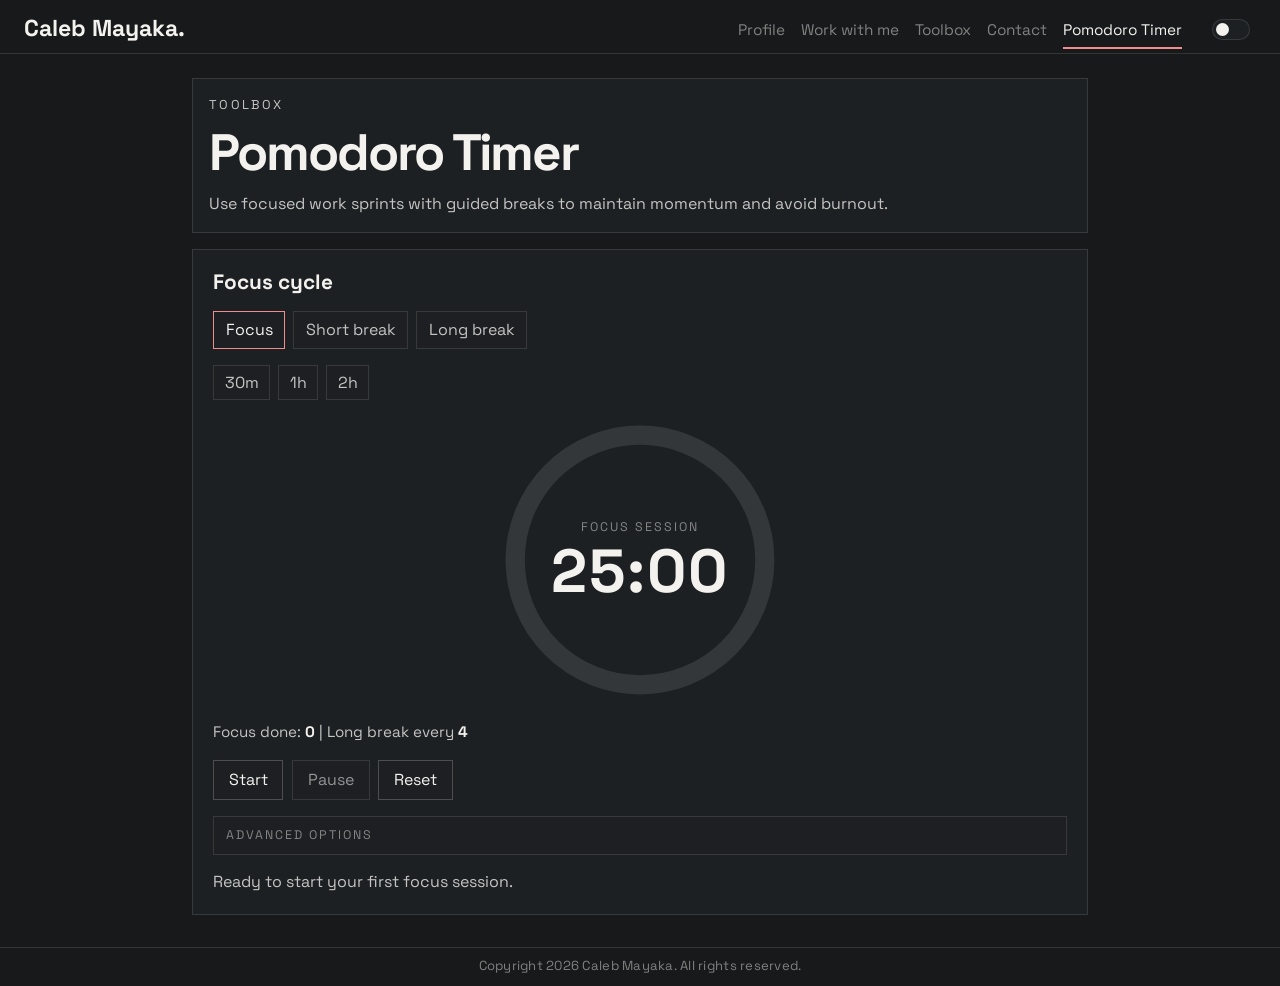
<file: tools/pomodoro-timer.html>
<!DOCTYPE html>
<html lang="en" data-theme="dark">
  <head>
    <meta charset="utf-8" />
    <meta name="viewport" content="width=device-width, initial-scale=1" />
    <title>Pomodoro Timer | Caleb Mayaka Toolbox</title>
    <meta
      name="description"
      content="Stay focused with a browser-based Pomodoro timer featuring focus sessions, breaks, and cycle tracking."
    />
    <meta name="robots" content="index,follow" />
    <link rel="canonical" href="https://www.calebmayaka.com/tools/pomodoro-timer.html" />

    <link rel="icon" href="../assets/images/favicon.ico" sizes="any" />
    <link rel="icon" type="image/png" sizes="32x32" href="../assets/images/favicon-32x32.png" />
    <link rel="apple-touch-icon" sizes="180x180" href="../assets/images/apple-touch-icon.png" />
    <link rel="manifest" href="../site.webmanifest" />

    <link rel="preconnect" href="https://fonts.googleapis.com" />
    <link rel="preconnect" href="https://fonts.gstatic.com" crossorigin />
    <link
      href="https://fonts.googleapis.com/css2?family=Instrument+Serif:ital@0;1&family=Space+Grotesk:wght@400;500;700&display=swap"
      rel="stylesheet"
    />
    <script>
      (function () {
        try {
          var stored = localStorage.getItem("theme");
          var theme = stored || "dark";
          document.documentElement.setAttribute("data-theme", theme);
        } catch (error) {
          document.documentElement.setAttribute("data-theme", "dark");
        }
      })();
    </script>
    <link rel="stylesheet" href="../assets/css/styles.css" />
  </head>
  <body class="tool-page">
    <a class="skip-link" href="#main">Skip to content</a>

    <div class="page-shell">
      <header class="site-header">
        <div class="shell shell--header">
          <a class="brand" href="../index.html#profile" aria-label="Go to profile section">
            <span class="brand__name">Caleb Mayaka.</span>
          </a>

          <nav aria-label="Primary navigation" class="site-nav">
            <a class="site-nav__link" href="../index.html#profile">Profile</a>
            <a class="site-nav__link" href="../index.html#consultancy">Work with me</a>
            <a class="site-nav__link" href="../index.html#tools">Toolbox</a>
            <a class="site-nav__link" href="../index.html#contact">Contact</a>
            <a class="site-nav__link is-active" aria-current="page" href="./pomodoro-timer.html">Pomodoro Timer</a>
          </nav>

          <button aria-label="Toggle theme" class="theme-toggle" id="theme-toggle" type="button">
            <span class="theme-toggle__track">
              <span class="theme-toggle__thumb"></span>
            </span>
          </button>
        </div>
      </header>

      <main class="tool-page-main" id="main">
        <div class="shell">
          <section class="tool-page-layout" data-reveal>
            <header class="tool-page-head">
              <p class="eyebrow">Toolbox</p>
              <h1 class="section-title">Pomodoro Timer</h1>
              <p>Use focused work sprints with guided breaks to maintain momentum and avoid burnout.</p>
            </header>

            <article class="pomodoro-tool">
              <header class="pomodoro-tool__header">
                <h2>Focus cycle</h2>
              </header>

              <div class="pomodoro-tool__phase-switch" role="group" aria-label="Pomodoro phase">
                <button class="pomodoro-tool__phase is-active" data-pomodoro-phase="focus" type="button">Focus</button>
                <button class="pomodoro-tool__phase" data-pomodoro-phase="short" type="button">Short break</button>
                <button class="pomodoro-tool__phase" data-pomodoro-phase="long" type="button">Long break</button>
              </div>

              <div class="pomodoro-tool__focus-presets" role="group" aria-label="Focus duration presets">
                <button class="pomodoro-tool__focus-preset" data-pomodoro-focus-preset="30" type="button">30m</button>
                <button class="pomodoro-tool__focus-preset" data-pomodoro-focus-preset="60" type="button">1h</button>
                <button class="pomodoro-tool__focus-preset" data-pomodoro-focus-preset="120" type="button">2h</button>
              </div>

              <div class="pomodoro-tool__clock">
                <svg aria-hidden="true" class="pomodoro-tool__clock-ring" viewBox="0 0 120 120">
                  <circle class="pomodoro-tool__clock-track" cx="60" cy="60" r="52"></circle>
                  <circle class="pomodoro-tool__clock-progress" cx="60" cy="60" id="pomodoro-progress-circle" r="52"></circle>
                </svg>
                <div class="pomodoro-tool__clock-center">
                  <p class="meta-label" id="pomodoro-current-phase">Focus session</p>
                  <p class="pomodoro-tool__time" id="pomodoro-time">25:00</p>
                </div>
              </div>

              <p class="pomodoro-tool__meta">
                Focus done: <strong id="pomodoro-completed-focus">0</strong> | Long break every
                <strong id="pomodoro-cycle-target">4</strong>
              </p>

              <div class="pomodoro-tool__actions">
                <button class="password-tool__action" id="pomodoro-start" type="button">Start</button>
                <button class="password-tool__action" id="pomodoro-pause" type="button">Pause</button>
                <button class="password-tool__action" id="pomodoro-reset" type="button">Reset</button>
              </div>

              <details class="pomodoro-tool__advanced">
                <summary class="meta-label">Advanced options</summary>
                <div class="pomodoro-tool__advanced-body">
                  <div class="pomodoro-tool__advanced-actions">
                    <button class="password-tool__action" id="pomodoro-skip" type="button">Skip current phase</button>
                  </div>

                  <fieldset class="pomodoro-tool__settings">
                    <legend class="meta-label">Session settings (minutes)</legend>
                    <div class="pomodoro-tool__settings-grid">
                      <label for="pomodoro-focus-minutes">
                        <span>Focus</span>
                        <input id="pomodoro-focus-minutes" max="180" min="5" step="1" type="number" value="25" />
                      </label>
                      <label for="pomodoro-short-minutes">
                        <span>Short break</span>
                        <input id="pomodoro-short-minutes" max="30" min="1" step="1" type="number" value="5" />
                      </label>
                      <label for="pomodoro-long-minutes">
                        <span>Long break</span>
                        <input id="pomodoro-long-minutes" max="60" min="5" step="1" type="number" value="15" />
                      </label>
                      <label for="pomodoro-long-interval">
                        <span>Long break interval</span>
                        <input id="pomodoro-long-interval" max="8" min="2" step="1" type="number" value="4" />
                      </label>
                    </div>
                    <label class="pomodoro-tool__autostart">
                      <input id="pomodoro-auto-start" type="checkbox" />
                      <span>Auto-start next phase</span>
                    </label>
                  </fieldset>
                </div>
              </details>

              <p aria-live="polite" class="pomodoro-tool__status" id="pomodoro-status">
                Ready to start your first focus session.
              </p>
            </article>
          </section>
        </div>
      </main>

      <footer class="site-footer">
        <div class="shell shell--footer">
          <p>Copyright 2026 Caleb Mayaka. All rights reserved.</p>
        </div>
      </footer>
    </div>

    <noscript>
      <div class="noscript-note">
        This tool requires JavaScript. Use
        <a href="../index.html#tools">the toolbox page</a>
        to access other utilities.
      </div>
    </noscript>

    <script type="module" src="../assets/js/tools-pages.js"></script>
  </body>
</html>
</file>
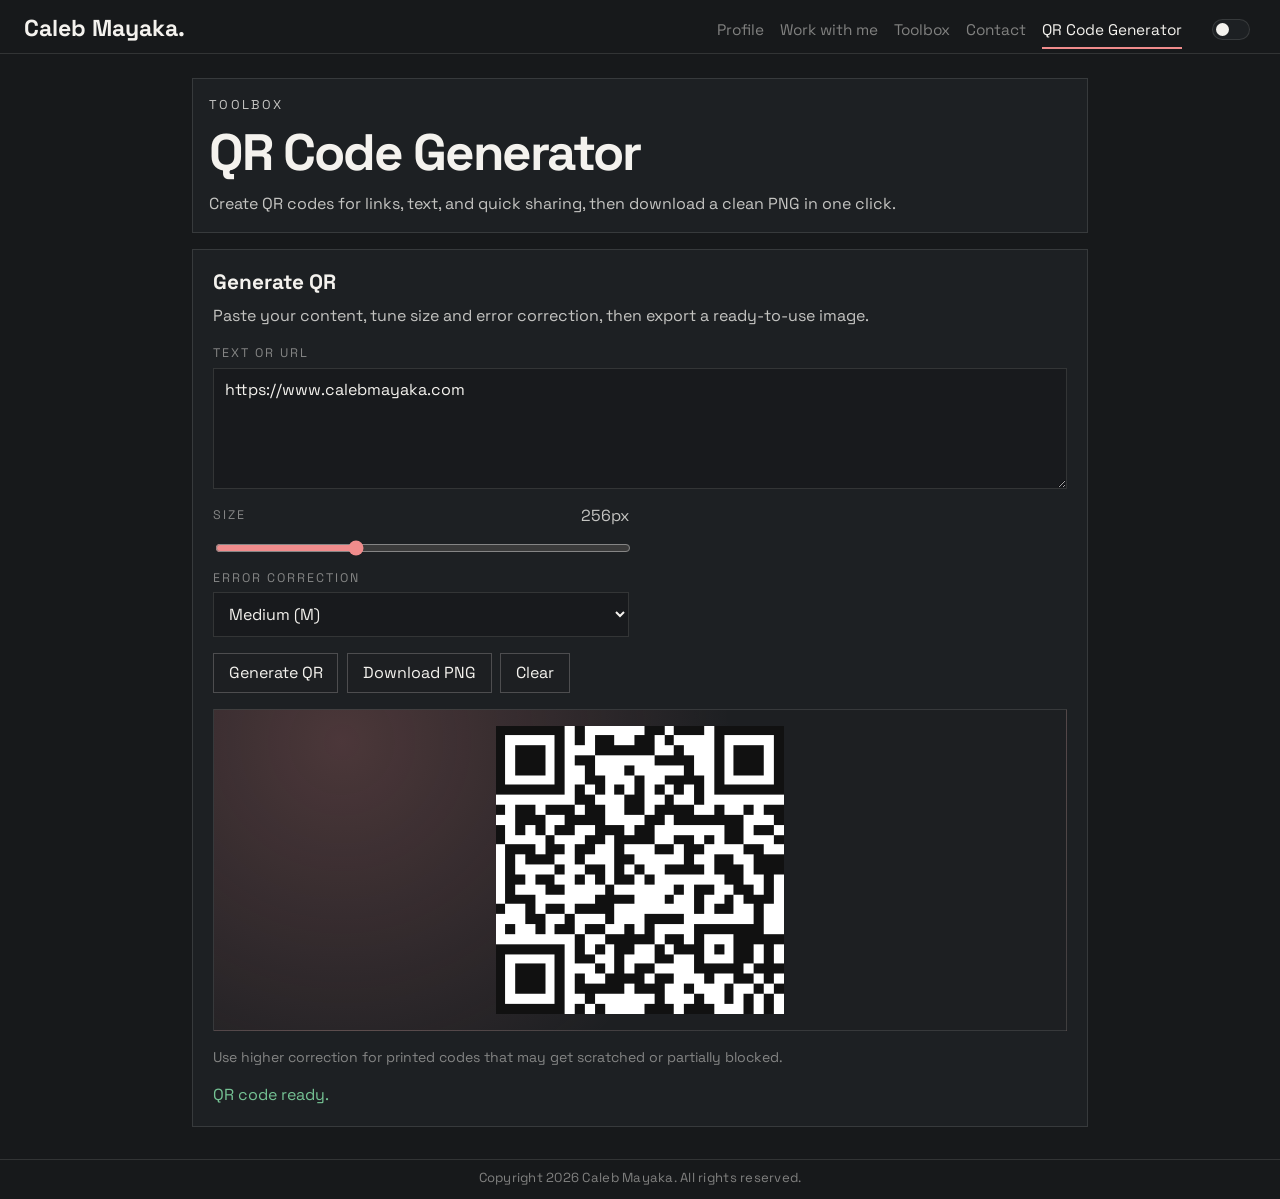
<file: tools/qr-code-generator.html>
<!DOCTYPE html>
<html lang="en" data-theme="dark">
  <head>
    <meta charset="utf-8" />
    <meta name="viewport" content="width=device-width, initial-scale=1" />
    <title>QR Code Generator | Caleb Mayaka Toolbox</title>
    <meta
      name="description"
      content="Generate QR codes for links and text with a browser-based static QR code generator in Caleb Mayaka's toolbox."
    />
    <meta name="robots" content="index,follow" />
    <link rel="canonical" href="https://www.calebmayaka.com/tools/qr-code-generator.html" />

    <link rel="icon" href="../assets/images/favicon.ico" sizes="any" />
    <link rel="icon" type="image/png" sizes="32x32" href="../assets/images/favicon-32x32.png" />
    <link rel="apple-touch-icon" sizes="180x180" href="../assets/images/apple-touch-icon.png" />
    <link rel="manifest" href="../site.webmanifest" />

    <link rel="preconnect" href="https://fonts.googleapis.com" />
    <link rel="preconnect" href="https://fonts.gstatic.com" crossorigin />
    <link
      href="https://fonts.googleapis.com/css2?family=Instrument+Serif:ital@0;1&family=Space+Grotesk:wght@400;500;700&display=swap"
      rel="stylesheet"
    />
    <script>
      (function () {
        try {
          var stored = localStorage.getItem("theme");
          var theme = stored || "dark";
          document.documentElement.setAttribute("data-theme", theme);
        } catch (error) {
          document.documentElement.setAttribute("data-theme", "dark");
        }
      })();
    </script>
    <link rel="stylesheet" href="../assets/css/styles.css" />
  </head>
  <body class="tool-page">
    <a class="skip-link" href="#main">Skip to content</a>

    <div class="page-shell">
      <header class="site-header">
        <div class="shell shell--header">
          <a class="brand" href="../index.html#profile" aria-label="Go to profile section">
            <span class="brand__name">Caleb Mayaka.</span>
          </a>

          <nav aria-label="Primary navigation" class="site-nav">
            <a class="site-nav__link" href="../index.html#profile">Profile</a>
            <a class="site-nav__link" href="../index.html#consultancy">Work with me</a>
            <a class="site-nav__link" href="../index.html#tools">Toolbox</a>
            <a class="site-nav__link" href="../index.html#contact">Contact</a>
            <a class="site-nav__link is-active" aria-current="page" href="./qr-code-generator.html">QR Code Generator</a>
          </nav>

          <button aria-label="Toggle theme" class="theme-toggle" id="theme-toggle" type="button">
            <span class="theme-toggle__track">
              <span class="theme-toggle__thumb"></span>
            </span>
          </button>
        </div>
      </header>

      <main class="tool-page-main" id="main">
        <div class="shell">
          <section class="tool-page-layout" data-reveal>
            <header class="tool-page-head">
              <p class="eyebrow">Toolbox</p>
              <h1 class="section-title">QR Code Generator</h1>
              <p>Create QR codes for links, text, and quick sharing, then download a clean PNG in one click.</p>
            </header>

            <article class="qr-tool">
              <header class="qr-tool__header">
                <h2>Generate QR</h2>
                <p>Paste your content, tune size and error correction, then export a ready-to-use image.</p>
              </header>

              <label class="qr-tool__field" for="qr-input">
                <span class="meta-label">Text or URL</span>
                <textarea
                  id="qr-input"
                  rows="4"
                  spellcheck="false"
                  autocomplete="off"
                  autocorrect="off"
                  autocapitalize="off"
                  placeholder="https://www.calebmayaka.com"
                >https://www.calebmayaka.com</textarea>
              </label>

              <div class="qr-tool__controls">
                <label class="qr-tool__size" for="qr-size">
                  <span class="meta-label">Size</span>
                  <span id="qr-size-value">256px</span>
                </label>
                <input id="qr-size" max="512" min="128" step="16" type="range" value="256" />

                <label class="qr-tool__field" for="qr-level">
                  <span class="meta-label">Error correction</span>
                  <select id="qr-level">
                    <option value="L">Low (L)</option>
                    <option selected value="M">Medium (M)</option>
                    <option value="Q">Quartile (Q)</option>
                    <option value="H">High (H)</option>
                  </select>
                </label>
              </div>

              <div class="qr-tool__actions">
                <button class="password-tool__action password-tool__action--primary" id="qr-generate" type="button">
                  Generate QR
                </button>
                <button class="password-tool__action" id="qr-download" type="button">Download PNG</button>
                <button class="password-tool__action" id="qr-clear" type="button">Clear</button>
              </div>

              <div class="qr-tool__preview-wrap">
                <div class="qr-tool__preview" id="qr-output" aria-live="polite"></div>
              </div>

              <p class="qr-tool__hint">Use higher correction for printed codes that may get scratched or partially blocked.</p>
              <p class="qr-tool__status" id="qr-status" aria-live="polite"></p>
            </article>
          </section>
        </div>
      </main>

      <footer class="site-footer">
        <div class="shell shell--footer">
          <p>Copyright 2026 Caleb Mayaka. All rights reserved.</p>
        </div>
      </footer>
    </div>

    <noscript>
      <div class="noscript-note">
        This tool requires JavaScript. Use
        <a href="../index.html#tools">the toolbox page</a>
        to access other utilities.
      </div>
    </noscript>

    <script src="../assets/js/vendor/qrcode.min.js"></script>
    <script type="module" src="../assets/js/tools-pages.js"></script>
  </body>
</html>
</file>
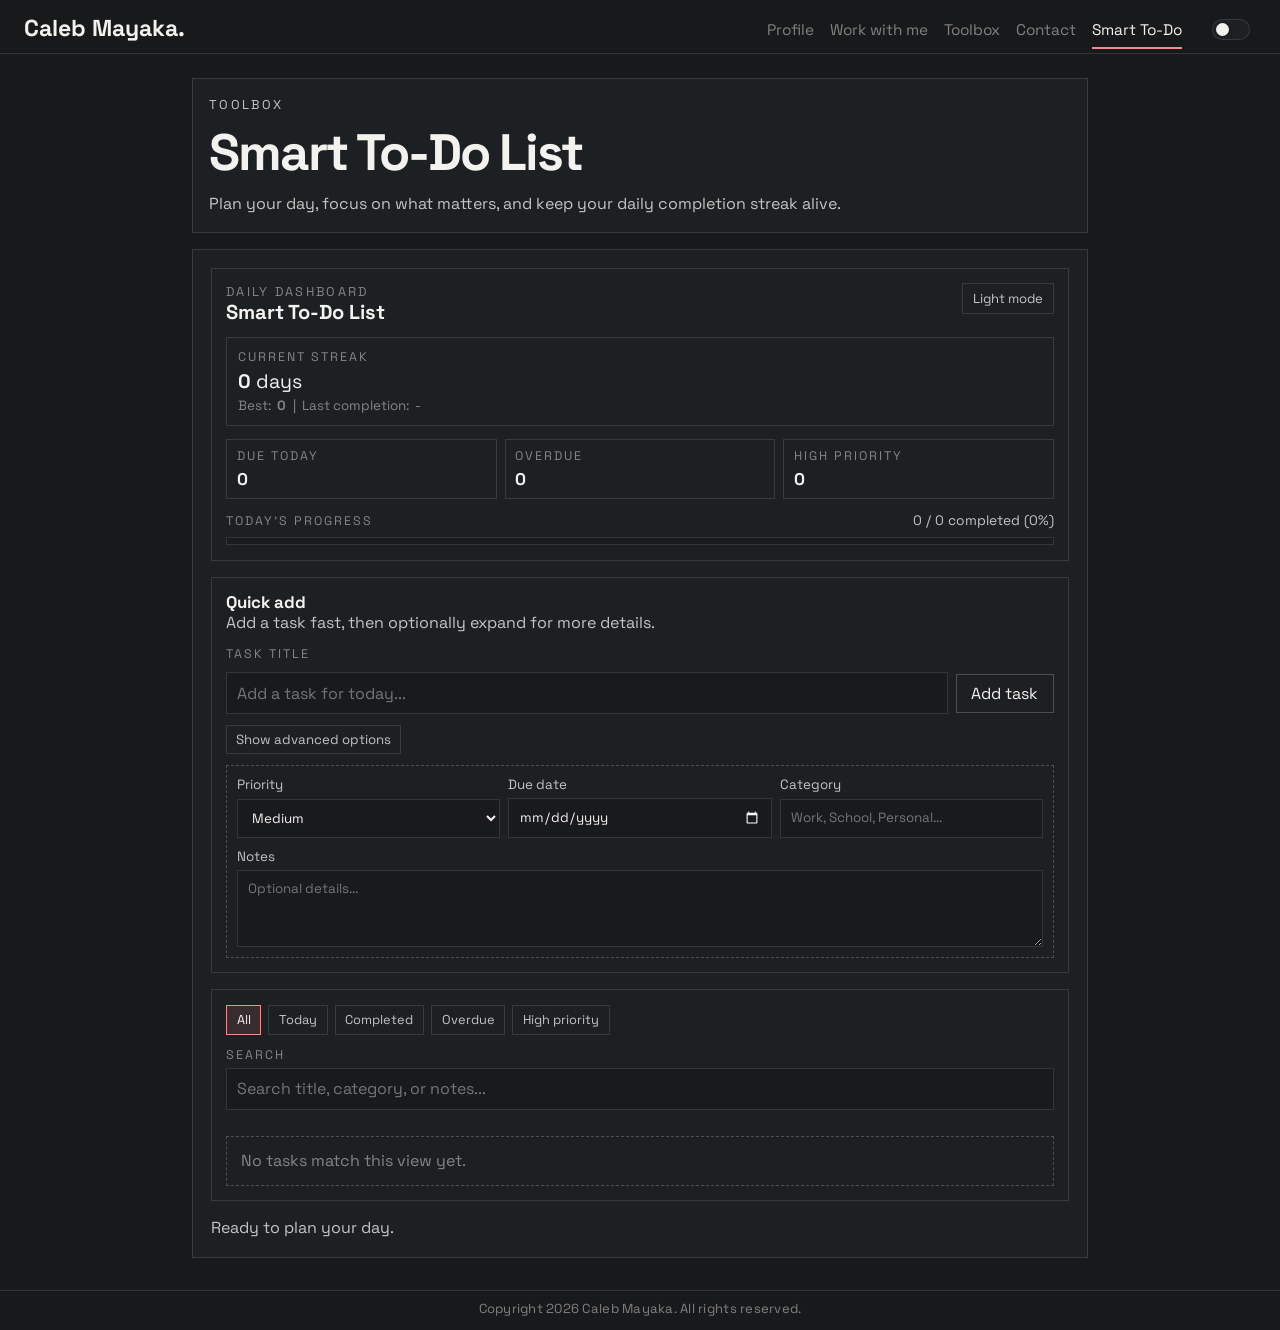
<file: tools/smart-todo-list.html>
<!DOCTYPE html>
<html lang="en" data-theme="dark">
  <head>
    <meta charset="utf-8" />
    <meta name="viewport" content="width=device-width, initial-scale=1" />
    <title>Smart To-Do List | Caleb Mayaka Toolbox</title>
    <meta
      name="description"
      content="Stay organized with a smart to-do list that tracks priorities, due dates, progress, and daily streaks directly in your browser."
    />
    <meta name="robots" content="index,follow" />
    <link rel="canonical" href="https://www.calebmayaka.com/tools/smart-todo-list.html" />

    <link rel="icon" href="../assets/images/favicon.ico" sizes="any" />
    <link rel="icon" type="image/png" sizes="32x32" href="../assets/images/favicon-32x32.png" />
    <link rel="apple-touch-icon" sizes="180x180" href="../assets/images/apple-touch-icon.png" />
    <link rel="manifest" href="../site.webmanifest" />

    <link rel="preconnect" href="https://fonts.googleapis.com" />
    <link rel="preconnect" href="https://fonts.gstatic.com" crossorigin />
    <link
      href="https://fonts.googleapis.com/css2?family=Instrument+Serif:ital@0;1&family=Space+Grotesk:wght@400;500;700&display=swap"
      rel="stylesheet"
    />
    <script>
      (function () {
        try {
          var stored = localStorage.getItem("theme");
          var theme = stored || "dark";
          document.documentElement.setAttribute("data-theme", theme);
        } catch (error) {
          document.documentElement.setAttribute("data-theme", "dark");
        }
      })();
    </script>
    <link rel="stylesheet" href="../assets/css/styles.css" />
    <link rel="stylesheet" href="../assets/css/todo.css" />
  </head>
  <body class="tool-page">
    <a class="skip-link" href="#main">Skip to content</a>

    <div class="page-shell">
      <header class="site-header">
        <div class="shell shell--header">
          <a class="brand" href="../index.html#profile" aria-label="Go to profile section">
            <span class="brand__name">Caleb Mayaka.</span>
          </a>

          <nav aria-label="Primary navigation" class="site-nav">
            <a class="site-nav__link" href="../index.html#profile">Profile</a>
            <a class="site-nav__link" href="../index.html#consultancy">Work with me</a>
            <a class="site-nav__link" href="../index.html#tools">Toolbox</a>
            <a class="site-nav__link" href="../index.html#contact">Contact</a>
            <a class="site-nav__link is-active" aria-current="page" href="./smart-todo-list.html">Smart To-Do</a>
          </nav>

          <button aria-label="Toggle theme" class="theme-toggle" id="theme-toggle" type="button">
            <span class="theme-toggle__track">
              <span class="theme-toggle__thumb"></span>
            </span>
          </button>
        </div>
      </header>

      <main class="tool-page-main" id="main">
        <div class="shell">
          <section class="tool-page-layout" data-reveal>
            <header class="tool-page-head">
              <p class="eyebrow">Toolbox</p>
              <h1 class="section-title">Smart To-Do List</h1>
              <p>Plan your day, focus on what matters, and keep your daily completion streak alive.</p>
            </header>

            <article aria-labelledby="todo-app-title" class="todo-tool">
              <section class="todo-dashboard">
                <div class="todo-dashboard__top">
                  <div>
                    <p class="eyebrow">Daily Dashboard</p>
                    <h2 id="todo-app-title">Smart To-Do List</h2>
                  </div>
                  <button aria-pressed="false" class="todo-theme-toggle" id="todo-theme-toggle" type="button">Light mode</button>
                </div>

                <div class="todo-streak">
                  <p class="meta-label">Current streak</p>
                  <p class="todo-streak__value"><strong id="todo-current-streak">0</strong> days</p>
                  <p class="todo-streak__meta">
                    Best: <strong id="todo-best-streak">0</strong>
                    <span aria-hidden="true">|</span>
                    Last completion: <span id="todo-last-completed">-</span>
                  </p>
                </div>

                <div class="todo-dashboard__stats">
                  <p><span class="meta-label">Due today</span><strong id="todo-due-today-count">0</strong></p>
                  <p><span class="meta-label">Overdue</span><strong id="todo-overdue-count">0</strong></p>
                  <p><span class="meta-label">High priority</span><strong id="todo-high-priority-count">0</strong></p>
                </div>

                <div class="todo-progress">
                  <div class="todo-progress__meta">
                    <p class="meta-label">Today's progress</p>
                    <p id="todo-progress-text">0 / 0 completed (0%)</p>
                  </div>
                  <div aria-hidden="true" class="todo-progress__track">
                    <span class="todo-progress__fill" id="todo-progress-fill"></span>
                  </div>
                </div>
              </section>

              <section class="todo-entry">
                <header class="todo-entry__header">
                  <h3>Quick add</h3>
                  <p>Add a task fast, then optionally expand for more details.</p>
                </header>

                <form class="todo-entry__form" id="todo-add-form" novalidate>
                  <label class="meta-label" for="todo-title-input">Task title</label>
                  <div class="todo-entry__quick">
                    <input
                      autocomplete="off"
                      id="todo-title-input"
                      maxlength="140"
                      name="title"
                      placeholder="Add a task for today..."
                      required
                      type="text"
                    />
                    <button class="password-tool__action password-tool__action--primary" type="submit">Add task</button>
                  </div>

                  <button aria-controls="todo-advanced-panel" aria-expanded="false" class="todo-entry__advanced-toggle" id="todo-advanced-toggle" type="button">
                    Show advanced options
                  </button>

                  <div class="todo-entry__advanced" hidden id="todo-advanced-panel">
                    <div class="todo-entry__grid">
                      <label for="todo-priority-input">
                        <span>Priority</span>
                        <select id="todo-priority-input" name="priority">
                          <option value="high">High</option>
                          <option selected value="medium">Medium</option>
                          <option value="low">Low</option>
                        </select>
                      </label>
                      <label for="todo-due-date-input">
                        <span>Due date</span>
                        <input id="todo-due-date-input" name="dueDate" type="date" />
                      </label>
                      <label for="todo-category-input">
                        <span>Category</span>
                        <input id="todo-category-input" maxlength="60" name="category" placeholder="Work, School, Personal..." type="text" />
                      </label>
                    </div>

                    <label for="todo-notes-input">
                      <span>Notes</span>
                      <textarea id="todo-notes-input" maxlength="500" name="notes" placeholder="Optional details..." rows="3"></textarea>
                    </label>
                  </div>
                </form>
              </section>

              <section class="todo-list-panel">
                <header class="todo-list-panel__header">
                  <div class="todo-filters" role="group" aria-label="Task filters">
                    <button aria-pressed="true" class="todo-filter is-active" data-todo-filter="all" type="button">All</button>
                    <button aria-pressed="false" class="todo-filter" data-todo-filter="today" type="button">Today</button>
                    <button aria-pressed="false" class="todo-filter" data-todo-filter="completed" type="button">Completed</button>
                    <button aria-pressed="false" class="todo-filter" data-todo-filter="overdue" type="button">Overdue</button>
                    <button aria-pressed="false" class="todo-filter" data-todo-filter="high" type="button">High priority</button>
                  </div>
                  <label class="todo-search" for="todo-search-input">
                    <span class="meta-label">Search</span>
                    <input id="todo-search-input" placeholder="Search title, category, or notes..." type="search" />
                  </label>
                </header>

                <ul class="todo-list" id="todo-list" aria-live="polite"></ul>
                <p class="todo-empty" hidden id="todo-empty">No tasks match this view yet.</p>
              </section>

              <p class="todo-status" id="todo-status" aria-live="polite">Ready to plan your day.</p>
            </article>
          </section>
        </div>
      </main>

      <footer class="site-footer">
        <div class="shell shell--footer">
          <p>Copyright 2026 Caleb Mayaka. All rights reserved.</p>
        </div>
      </footer>
    </div>

    <noscript>
      <div class="noscript-note">
        This tool requires JavaScript. Use
        <a href="../index.html#tools">the toolbox page</a>
        to access other utilities.
      </div>
    </noscript>

    <script type="module" src="../assets/js/todo/index.js"></script>
  </body>
</html>
</file>
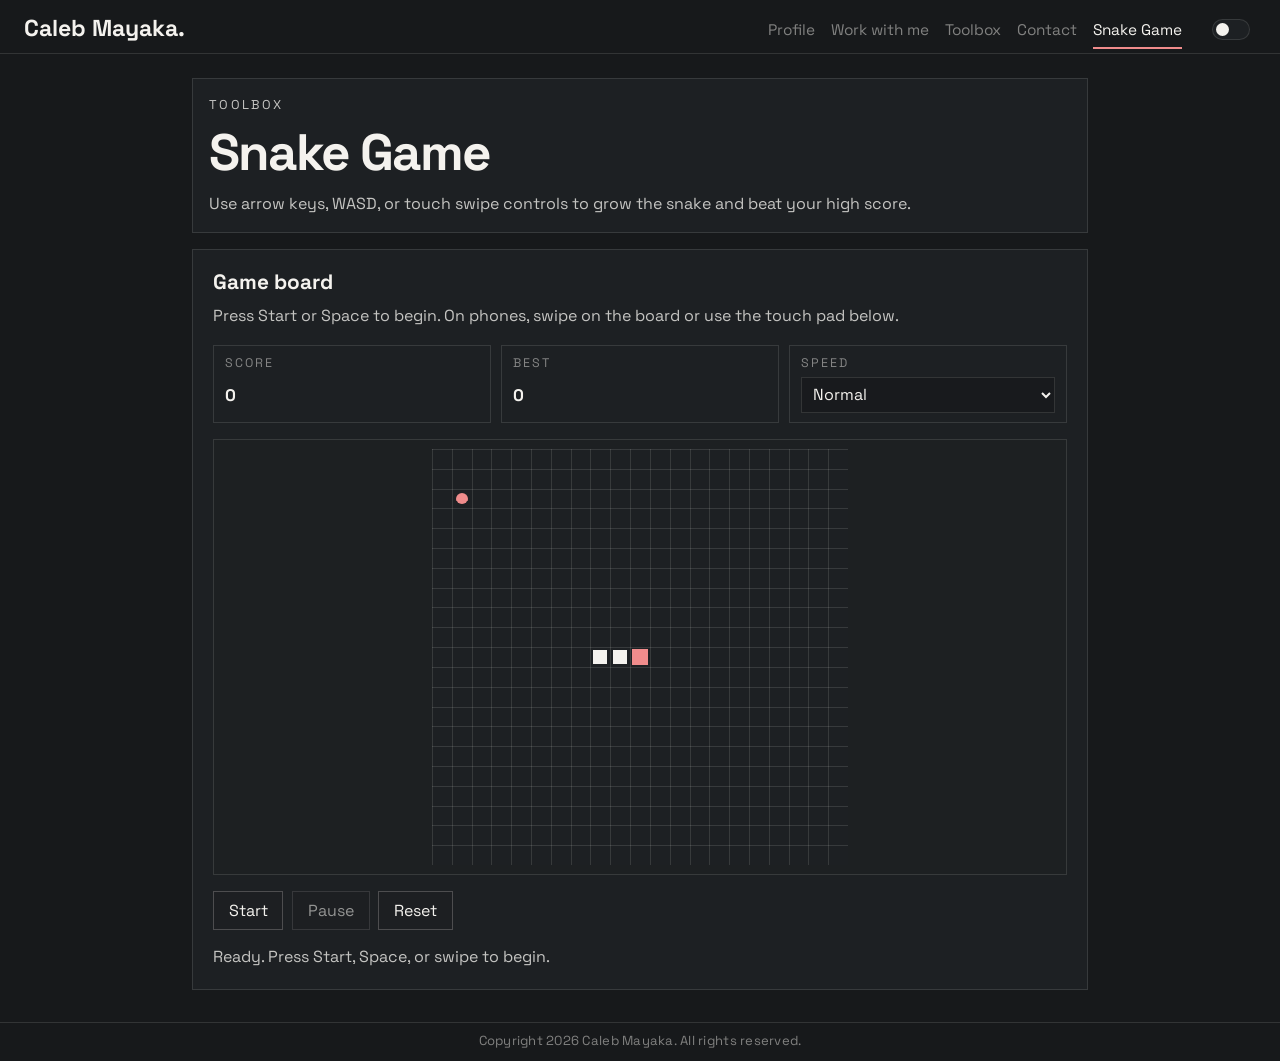
<file: tools/snake-game.html>
<!DOCTYPE html>
<html lang="en" data-theme="dark">
  <head>
    <meta charset="utf-8" />
    <meta name="viewport" content="width=device-width, initial-scale=1" />
    <title>Snake Game | Caleb Mayaka Toolbox</title>
    <meta
      name="description"
      content="Play a lightweight snake game with keyboard controls, score tracking, and clean visuals in Caleb Mayaka's static toolbox."
    />
    <meta name="robots" content="index,follow" />
    <link rel="canonical" href="https://www.calebmayaka.com/tools/snake-game.html" />

    <link rel="icon" href="../assets/images/favicon.ico" sizes="any" />
    <link rel="icon" type="image/png" sizes="32x32" href="../assets/images/favicon-32x32.png" />
    <link rel="apple-touch-icon" sizes="180x180" href="../assets/images/apple-touch-icon.png" />
    <link rel="manifest" href="../site.webmanifest" />

    <link rel="preconnect" href="https://fonts.googleapis.com" />
    <link rel="preconnect" href="https://fonts.gstatic.com" crossorigin />
    <link
      href="https://fonts.googleapis.com/css2?family=Instrument+Serif:ital@0;1&family=Space+Grotesk:wght@400;500;700&display=swap"
      rel="stylesheet"
    />
    <script>
      (function () {
        try {
          var stored = localStorage.getItem("theme");
          var theme = stored || "dark";
          document.documentElement.setAttribute("data-theme", theme);
        } catch (error) {
          document.documentElement.setAttribute("data-theme", "dark");
        }
      })();
    </script>
    <link rel="stylesheet" href="../assets/css/styles.css" />
  </head>
  <body class="tool-page">
    <a class="skip-link" href="#main">Skip to content</a>

    <div class="page-shell">
      <header class="site-header">
        <div class="shell shell--header">
          <a class="brand" href="../index.html#profile" aria-label="Go to profile section">
            <span class="brand__name">Caleb Mayaka.</span>
          </a>

          <nav aria-label="Primary navigation" class="site-nav">
            <a class="site-nav__link" href="../index.html#profile">Profile</a>
            <a class="site-nav__link" href="../index.html#consultancy">Work with me</a>
            <a class="site-nav__link" href="../index.html#tools">Toolbox</a>
            <a class="site-nav__link" href="../index.html#contact">Contact</a>
            <a class="site-nav__link is-active" aria-current="page" href="./snake-game.html">Snake Game</a>
          </nav>

          <button aria-label="Toggle theme" class="theme-toggle" id="theme-toggle" type="button">
            <span class="theme-toggle__track">
              <span class="theme-toggle__thumb"></span>
            </span>
          </button>
        </div>
      </header>

      <main class="tool-page-main" id="main">
        <div class="shell">
          <section class="tool-page-layout" data-reveal>
            <header class="tool-page-head">
              <p class="eyebrow">Toolbox</p>
              <h1 class="section-title">Snake Game</h1>
              <p>Use arrow keys, WASD, or touch swipe controls to grow the snake and beat your high score.</p>
            </header>

            <article class="snake-tool">
              <header class="snake-tool__header">
                <h2>Game board</h2>
                <p>Press Start or Space to begin. On phones, swipe on the board or use the touch pad below.</p>
              </header>

              <div class="snake-tool__meta">
                <p><span class="meta-label">Score</span><strong id="snake-score">0</strong></p>
                <p><span class="meta-label">Best</span><strong id="snake-best">0</strong></p>
                <p>
                  <label class="meta-label" for="snake-speed">Speed</label>
                  <select id="snake-speed">
                    <option value="180">Slow</option>
                    <option selected value="130">Normal</option>
                    <option value="95">Fast</option>
                  </select>
                </p>
              </div>

              <div class="snake-tool__board-wrap">
                <canvas
                  aria-label="Snake game board"
                  class="snake-tool__board"
                  height="420"
                  id="snake-canvas"
                  width="420"
                ></canvas>
              </div>

              <div class="snake-tool__actions">
                <button class="password-tool__action" id="snake-start" type="button">Start</button>
                <button class="password-tool__action" id="snake-pause" type="button">Pause</button>
                <button class="password-tool__action" id="snake-reset" type="button">Reset</button>
              </div>

              <div class="snake-tool__touch" aria-label="Touch controls">
                <button class="snake-touch-btn snake-touch-btn--up" data-snake-touch="up" type="button">Up</button>
                <button class="snake-touch-btn snake-touch-btn--left" data-snake-touch="left" type="button">Left</button>
                <button class="snake-touch-btn snake-touch-btn--right" data-snake-touch="right" type="button">Right</button>
                <button class="snake-touch-btn snake-touch-btn--down" data-snake-touch="down" type="button">Down</button>
              </div>

              <p class="snake-tool__status" id="snake-status" aria-live="polite"></p>
            </article>
          </section>
        </div>
      </main>

      <footer class="site-footer">
        <div class="shell shell--footer">
          <p>Copyright 2026 Caleb Mayaka. All rights reserved.</p>
        </div>
      </footer>
    </div>

    <noscript>
      <div class="noscript-note">
        This tool requires JavaScript. Use
        <a href="../index.html#tools">the toolbox page</a>
        to access other utilities.
      </div>
    </noscript>

    <script type="module" src="../assets/js/tools-pages.js"></script>
  </body>
</html>
</file>
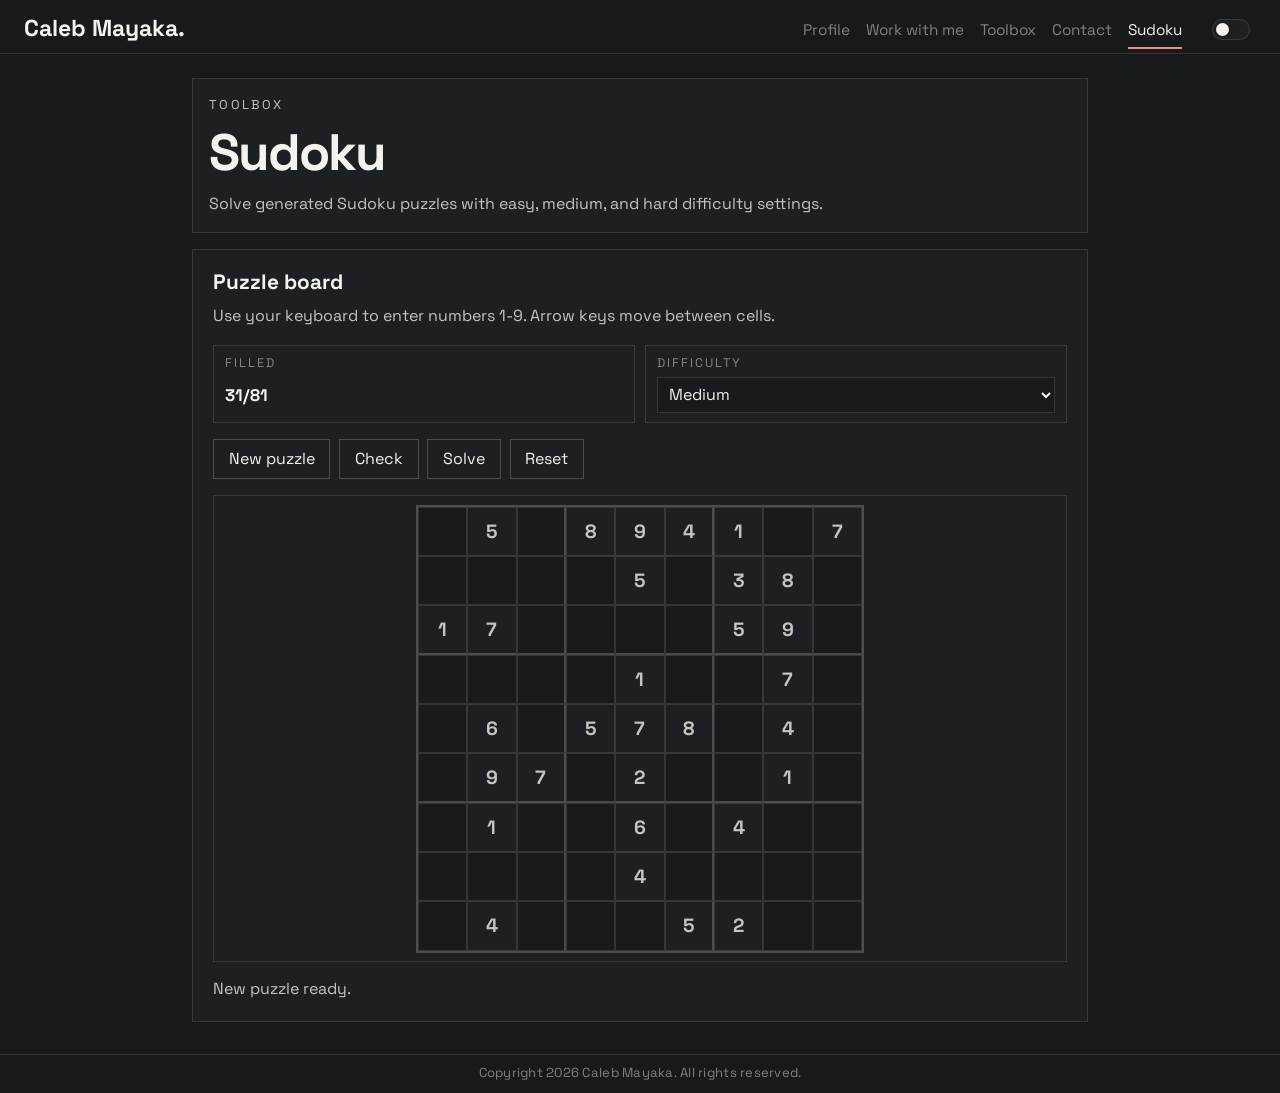
<file: tools/sudoku.html>
<!DOCTYPE html>
<html lang="en" data-theme="dark">
  <head>
    <meta charset="utf-8" />
    <meta name="viewport" content="width=device-width, initial-scale=1" />
    <title>Sudoku | Caleb Mayaka Toolbox</title>
    <meta
      name="description"
      content="Play Sudoku with multiple difficulty levels, validation, and solve controls in Caleb Mayaka's static toolbox."
    />
    <meta name="robots" content="index,follow" />
    <link rel="canonical" href="https://www.calebmayaka.com/tools/sudoku.html" />

    <link rel="icon" href="../assets/images/favicon.ico" sizes="any" />
    <link rel="icon" type="image/png" sizes="32x32" href="../assets/images/favicon-32x32.png" />
    <link rel="apple-touch-icon" sizes="180x180" href="../assets/images/apple-touch-icon.png" />
    <link rel="manifest" href="../site.webmanifest" />

    <link rel="preconnect" href="https://fonts.googleapis.com" />
    <link rel="preconnect" href="https://fonts.gstatic.com" crossorigin />
    <link
      href="https://fonts.googleapis.com/css2?family=Instrument+Serif:ital@0;1&family=Space+Grotesk:wght@400;500;700&display=swap"
      rel="stylesheet"
    />
    <script>
      (function () {
        try {
          var stored = localStorage.getItem("theme");
          var theme = stored || "dark";
          document.documentElement.setAttribute("data-theme", theme);
        } catch (error) {
          document.documentElement.setAttribute("data-theme", "dark");
        }
      })();
    </script>
    <link rel="stylesheet" href="../assets/css/styles.css" />
  </head>
  <body class="tool-page">
    <a class="skip-link" href="#main">Skip to content</a>

    <div class="page-shell">
      <header class="site-header">
        <div class="shell shell--header">
          <a class="brand" href="../index.html#profile" aria-label="Go to profile section">
            <span class="brand__name">Caleb Mayaka.</span>
          </a>

          <nav aria-label="Primary navigation" class="site-nav">
            <a class="site-nav__link" href="../index.html#profile">Profile</a>
            <a class="site-nav__link" href="../index.html#consultancy">Work with me</a>
            <a class="site-nav__link" href="../index.html#tools">Toolbox</a>
            <a class="site-nav__link" href="../index.html#contact">Contact</a>
            <a class="site-nav__link is-active" aria-current="page" href="./sudoku.html">Sudoku</a>
          </nav>

          <button aria-label="Toggle theme" class="theme-toggle" id="theme-toggle" type="button">
            <span class="theme-toggle__track">
              <span class="theme-toggle__thumb"></span>
            </span>
          </button>
        </div>
      </header>

      <main class="tool-page-main" id="main">
        <div class="shell">
          <section class="tool-page-layout" data-reveal>
            <header class="tool-page-head">
              <p class="eyebrow">Toolbox</p>
              <h1 class="section-title">Sudoku</h1>
              <p>Solve generated Sudoku puzzles with easy, medium, and hard difficulty settings.</p>
            </header>

            <article class="sudoku-tool">
              <header class="sudoku-tool__header">
                <h2>Puzzle board</h2>
                <p>Use your keyboard to enter numbers 1-9. Arrow keys move between cells.</p>
              </header>

              <div class="sudoku-tool__meta">
                <p><span class="meta-label">Filled</span><strong id="sudoku-filled">0/81</strong></p>
                <p>
                  <label class="meta-label" for="sudoku-difficulty">Difficulty</label>
                  <select id="sudoku-difficulty">
                    <option value="easy">Easy</option>
                    <option selected value="medium">Medium</option>
                    <option value="hard">Hard</option>
                  </select>
                </p>
              </div>

              <div class="sudoku-tool__actions">
                <button class="password-tool__action" id="sudoku-new" type="button">New puzzle</button>
                <button class="password-tool__action" id="sudoku-check" type="button">Check</button>
                <button class="password-tool__action" id="sudoku-solve" type="button">Solve</button>
                <button class="password-tool__action" id="sudoku-reset" type="button">Reset</button>
              </div>

              <div class="sudoku-tool__board-wrap">
                <div class="sudoku-grid" id="sudoku-board" role="grid" aria-label="Sudoku puzzle board"></div>
              </div>

              <p class="sudoku-tool__status" id="sudoku-status" aria-live="polite"></p>
            </article>
          </section>
        </div>
      </main>

      <footer class="site-footer">
        <div class="shell shell--footer">
          <p>Copyright 2026 Caleb Mayaka. All rights reserved.</p>
        </div>
      </footer>
    </div>

    <noscript>
      <div class="noscript-note">
        This tool requires JavaScript. Use
        <a href="../index.html#tools">the toolbox page</a>
        to access other utilities.
      </div>
    </noscript>

    <script type="module" src="../assets/js/tools-pages.js"></script>
  </body>
</html>
</file>
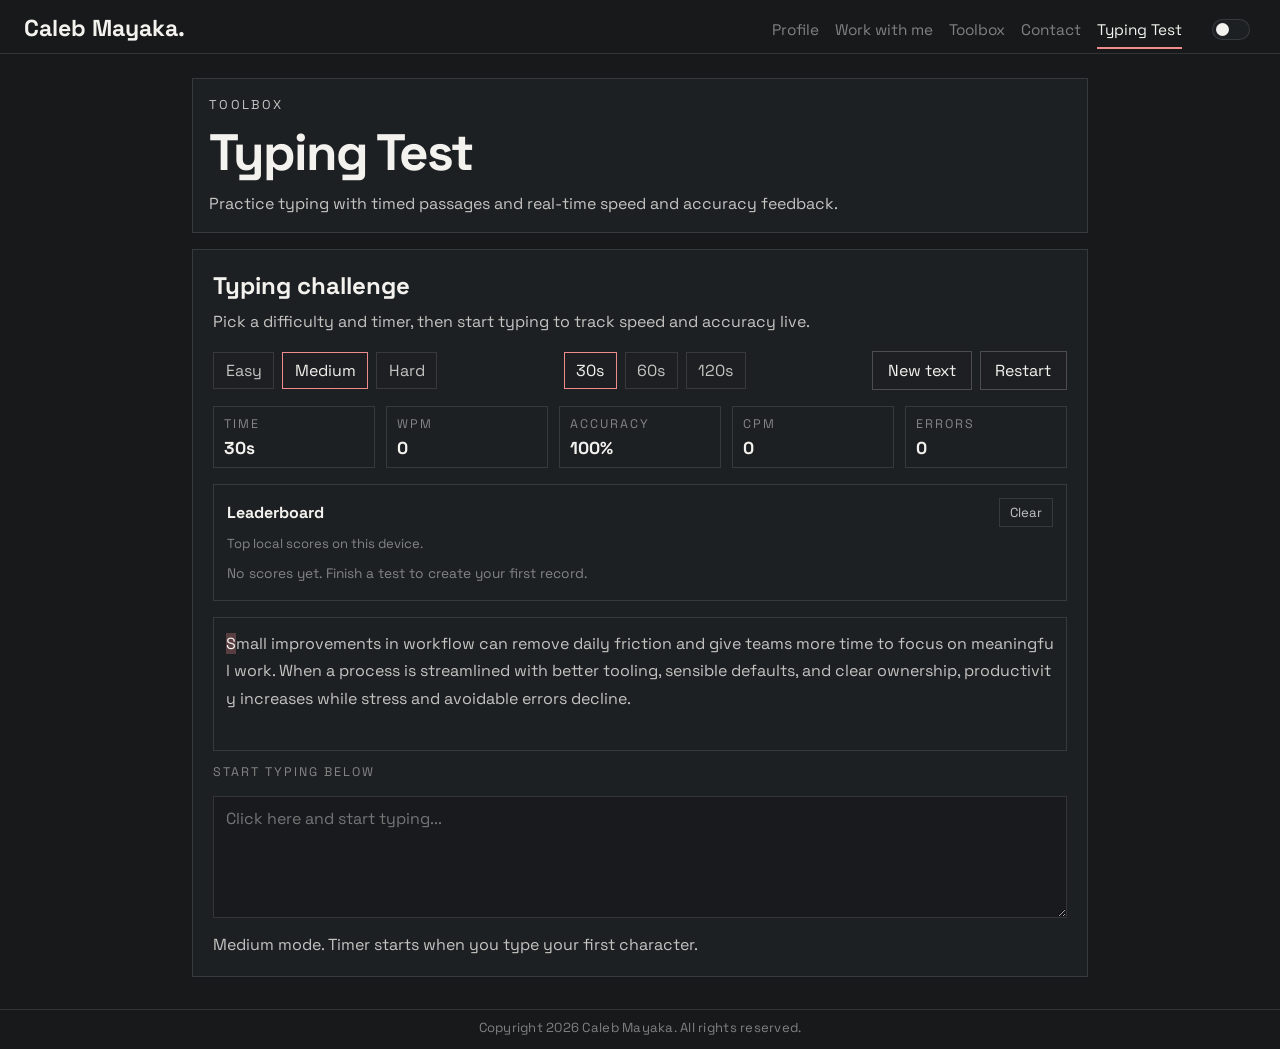
<file: tools/typing-test.html>
<!DOCTYPE html>
<html lang="en" data-theme="dark">
  <head>
    <meta charset="utf-8" />
    <meta name="viewport" content="width=device-width, initial-scale=1" />
    <title>Typing Test | Caleb Mayaka Toolbox</title>
    <meta
      name="description"
      content="Practice typing speed and accuracy with a lightweight browser-based typing test in Caleb Mayaka's toolbox."
    />
    <meta name="robots" content="index,follow" />
    <link rel="canonical" href="https://www.calebmayaka.com/tools/typing-test.html" />

    <link rel="icon" href="../assets/images/favicon.ico" sizes="any" />
    <link rel="icon" type="image/png" sizes="32x32" href="../assets/images/favicon-32x32.png" />
    <link rel="apple-touch-icon" sizes="180x180" href="../assets/images/apple-touch-icon.png" />
    <link rel="manifest" href="../site.webmanifest" />

    <link rel="preconnect" href="https://fonts.googleapis.com" />
    <link rel="preconnect" href="https://fonts.gstatic.com" crossorigin />
    <link
      href="https://fonts.googleapis.com/css2?family=Instrument+Serif:ital@0;1&family=Space+Grotesk:wght@400;500;700&display=swap"
      rel="stylesheet"
    />
    <script>
      (function () {
        try {
          var stored = localStorage.getItem("theme");
          var theme = stored || "dark";
          document.documentElement.setAttribute("data-theme", theme);
        } catch (error) {
          document.documentElement.setAttribute("data-theme", "dark");
        }
      })();
    </script>
    <link rel="stylesheet" href="../assets/css/styles.css" />
  </head>
  <body class="tool-page">
    <a class="skip-link" href="#main">Skip to content</a>

    <div class="page-shell">
      <header class="site-header">
        <div class="shell shell--header">
          <a class="brand" href="../index.html#profile" aria-label="Go to profile section">
            <span class="brand__name">Caleb Mayaka.</span>
          </a>

          <nav aria-label="Primary navigation" class="site-nav">
            <a class="site-nav__link" href="../index.html#profile">Profile</a>
            <a class="site-nav__link" href="../index.html#consultancy">Work with me</a>
            <a class="site-nav__link" href="../index.html#tools">Toolbox</a>
            <a class="site-nav__link" href="../index.html#contact">Contact</a>
            <a class="site-nav__link is-active" aria-current="page" href="./typing-test.html">Typing Test</a>
          </nav>

          <button aria-label="Toggle theme" class="theme-toggle" id="theme-toggle" type="button">
            <span class="theme-toggle__track">
              <span class="theme-toggle__thumb"></span>
            </span>
          </button>
        </div>
      </header>

      <main class="tool-page-main" id="main">
        <div class="shell">
          <section class="tool-page-layout" data-reveal>
            <header class="tool-page-head">
              <p class="eyebrow">Toolbox</p>
              <h1 class="section-title">Typing Test</h1>
              <p>Practice typing with timed passages and real-time speed and accuracy feedback.</p>
            </header>

            <article class="typing-tool">
              <header class="typing-tool__header">
                <h2>Typing challenge</h2>
                <p>Pick a difficulty and timer, then start typing to track speed and accuracy live.</p>
              </header>

              <div class="typing-tool__controls">
                <div class="typing-tool__durations" role="group" aria-label="Typing test difficulty">
                  <button class="typing-tool__duration" data-typing-difficulty="easy" type="button">Easy</button>
                  <button class="typing-tool__duration is-active" data-typing-difficulty="medium" type="button">Medium</button>
                  <button class="typing-tool__duration" data-typing-difficulty="hard" type="button">Hard</button>
                </div>
                <div class="typing-tool__durations" role="group" aria-label="Typing test duration">
                  <button class="typing-tool__duration is-active" data-typing-duration="30" type="button">30s</button>
                  <button class="typing-tool__duration" data-typing-duration="60" type="button">60s</button>
                  <button class="typing-tool__duration" data-typing-duration="120" type="button">120s</button>
                </div>
                <div class="typing-tool__actions">
                  <button class="password-tool__action" id="typing-new-text" type="button">New text</button>
                  <button class="password-tool__action" id="typing-restart" type="button">Restart</button>
                </div>
              </div>

              <div class="typing-tool__stats">
                <p><span class="meta-label">Time</span><strong id="typing-time-left">30s</strong></p>
                <p><span class="meta-label">WPM</span><strong id="typing-wpm">0</strong></p>
                <p><span class="meta-label">Accuracy</span><strong id="typing-accuracy">100%</strong></p>
                <p><span class="meta-label">CPM</span><strong id="typing-cpm">0</strong></p>
                <p><span class="meta-label">Errors</span><strong id="typing-errors">0</strong></p>
              </div>

              <section class="typing-tool__leaderboard" aria-labelledby="typing-leaderboard-title">
                <header class="typing-tool__leaderboard-head">
                  <h3 id="typing-leaderboard-title">Leaderboard</h3>
                  <button class="typing-tool__clear" id="typing-clear-scores" type="button">Clear</button>
                </header>
                <p class="typing-tool__leaderboard-note">Top local scores on this device.</p>
                <ol class="typing-tool__leaderboard-list" id="typing-leaderboard-list"></ol>
              </section>

              <div class="typing-tool__prompt" id="typing-prompt" aria-live="polite"></div>
              <label class="meta-label typing-tool__label" for="typing-input">Start typing below</label>
              <textarea
                id="typing-input"
                rows="4"
                spellcheck="false"
                autocomplete="off"
                autocorrect="off"
                autocapitalize="off"
                placeholder="Click here and start typing..."
              ></textarea>

              <p class="typing-tool__status" id="typing-status" aria-live="polite">
                Timer starts when you type your first character.
              </p>
            </article>
          </section>
        </div>
      </main>

      <footer class="site-footer">
        <div class="shell shell--footer">
          <p>Copyright 2026 Caleb Mayaka. All rights reserved.</p>
        </div>
      </footer>
    </div>

    <noscript>
      <div class="noscript-note">
        This tool requires JavaScript. Use
        <a href="../index.html#tools">the toolbox page</a>
        to access other utilities.
      </div>
    </noscript>

    <script type="module" src="../assets/js/tools-pages.js"></script>
  </body>
</html>
</file>
<file: assets/css/styles.css>
:root {
  --font-sans: "Space Grotesk", ui-sans-serif, system-ui, sans-serif;
  --font-display: "Instrument Serif", Georgia, serif;
  --color-bg: #17191b;
  --color-panel: #1d2023;
  --color-text: #f4f2ee;
  --color-text-soft: rgba(244, 242, 238, 0.78);
  --color-text-muted: rgba(244, 242, 238, 0.48);
  --color-line: rgba(244, 242, 238, 0.12);
  --color-line-strong: rgba(244, 242, 238, 0.22);
  --color-accent: #f08c8c;
  --color-portrait-a: #d4d1dd;
  --color-portrait-b: #b8b4c4;
  --color-portrait-c: #d9d5df;
  --color-portrait-text: #1d2023;
  --color-shadow-block: rgba(255, 255, 255, 0.06);
  color-scheme: dark;
}

html[data-theme="light"] {
  --color-bg: #f7f1e8;
  --color-panel: #fffdf8;
  --color-text: #181716;
  --color-text-soft: rgba(24, 23, 22, 0.78);
  --color-text-muted: rgba(24, 23, 22, 0.48);
  --color-line: rgba(24, 23, 22, 0.12);
  --color-line-strong: rgba(24, 23, 22, 0.2);
  --color-accent: #c86e62;
  --color-portrait-a: #b8b4c4;
  --color-portrait-b: #d4d1dd;
  --color-portrait-c: #ece8f0;
  --color-portrait-text: #25252b;
  --color-shadow-block: rgba(24, 23, 22, 0.08);
  color-scheme: light;
}

html {
  height: 100%;
  scroll-behavior: smooth;
  background: var(--color-bg);
}

body {
  margin: 0;
  height: 100%;
  min-height: 100svh;
  font-family: var(--font-sans);
  color: var(--color-text);
  background: var(--color-bg);
  -webkit-font-smoothing: antialiased;
  text-rendering: optimizeLegibility;
}

html.is-deep-dive-open body {
  overflow: hidden;
}

body,
.tab-panel,
.deep-dive__body {
  -ms-overflow-style: none;
  scrollbar-width: none;
}

body::-webkit-scrollbar,
.tab-panel::-webkit-scrollbar,
.deep-dive__body::-webkit-scrollbar {
  width: 0;
  height: 0;
}

*,
*::before,
*::after {
  box-sizing: border-box;
}

a,
button {
  color: inherit;
  font: inherit;
}

a {
  text-decoration: none;
}

button {
  border: 0;
  background: none;
  cursor: pointer;
}

h1,
h2,
h3,
p,
ul,
dl {
  margin: 0;
}

ul {
  padding: 0;
  list-style: none;
}

.visually-hidden {
  position: absolute;
  width: 1px;
  height: 1px;
  padding: 0;
  margin: -1px;
  overflow: hidden;
  clip: rect(0, 0, 0, 0);
  white-space: nowrap;
  border: 0;
}

.skip-link {
  position: fixed;
  top: 1rem;
  left: 1rem;
  z-index: 100;
  padding: 0.75rem 1rem;
  border-radius: 999px;
  background: #ffffff;
  color: #111111;
  transform: translateY(-180%);
}

.skip-link:focus {
  transform: translateY(0);
}

.page-shell {
  display: grid;
  grid-template-rows: auto minmax(0, 1fr) auto;
  min-height: 100svh;
  height: 100svh;
}

.shell {
  width: min(100% - 3rem, 82rem);
  margin-inline: auto;
}

.shell--header {
  display: grid;
  grid-template-columns: auto 1fr auto;
  align-items: center;
  gap: 1.5rem;
  width: calc(100% - 3rem);
  max-width: none;
  padding-block: 1rem 0.65rem;
}

.shell--footer {
  padding-block: 0.55rem 0.8rem;
}

.site-header {
  border-bottom: 1px solid var(--color-line);
}

.site-footer {
  border-top: 1px solid var(--color-line);
}

.site-footer p {
  text-align: center;
  font-size: 0.82rem;
  letter-spacing: 0.02em;
  color: var(--color-text-muted);
}

.brand__name {
  display: inline-block;
  font-size: clamp(1.2rem, 1.8vw, 1.65rem);
  font-weight: 700;
  line-height: 0.95;
  white-space: nowrap;
}

.site-nav {
  display: flex;
  justify-content: flex-end;
  gap: 1rem;
  font-size: 0.96rem;
}

.theme-toggle {
  display: inline-flex;
  align-items: center;
  justify-content: center;
}

.theme-toggle__track {
  display: inline-flex;
  align-items: center;
  width: 2.4rem;
  height: 1.35rem;
  padding: 0.2rem;
  border: 1px solid var(--color-line);
  border-radius: 999px;
  background: var(--color-panel);
}

.theme-toggle__thumb {
  width: 0.8rem;
  height: 0.8rem;
  border-radius: 999px;
  background: var(--color-text);
  transform: translateX(0);
  transition: transform 180ms ease, background-color 180ms ease;
}

html[data-theme="light"] .theme-toggle__thumb {
  transform: translateX(0.95rem);
}

.site-nav__link {
  position: relative;
  padding: 0.25rem 0;
  color: var(--color-text-muted);
  transition: color 180ms ease;
}

.site-nav__link::after {
  content: "";
  position: absolute;
  left: 0;
  right: 0;
  bottom: -0.35rem;
  height: 2px;
  background: var(--color-accent);
  transform: scaleX(0);
  transform-origin: center;
  transition: transform 180ms ease;
}

.site-nav__link:hover,
.site-nav__link.is-active {
  color: var(--color-text);
}

.site-nav__link.is-active::after {
  transform: scaleX(1);
}

.single-page {
  min-height: 0;
  height: 100%;
}

.single-page__grid {
  display: grid;
  grid-template-columns: minmax(0, 1fr);
  gap: 0;
  height: 100%;
  min-height: 0;
  align-items: stretch;
  padding-block: 1.5rem 2rem;
  overflow: hidden;
}

.section-copy {
  max-width: 40rem;
  font-size: 1.05rem;
  line-height: 1.65;
  color: var(--color-text-soft);
}

.quick-links {
  display: flex;
  flex-wrap: wrap;
  gap: 1rem;
}

.hero-link {
  width: fit-content;
  color: var(--color-text);
  text-decoration: underline;
  text-underline-offset: 0.22em;
}

.hero-link:hover {
  color: var(--color-accent);
}

.content-stage {
  display: grid;
  min-height: 0;
  height: 100%;
}

.content-stage__panels {
  display: grid;
  position: relative;
  height: 100%;
  min-height: 0;
  overflow: hidden;
  isolation: isolate;
}

.tab-panel {
  grid-area: 1 / 1;
  height: 100%;
  min-height: 100%;
  overflow: auto;
  padding-bottom: 1rem;
}

.tab-panel[hidden] {
  display: none;
}

.tab-panel.is-active,
.tab-panel.is-entering {
  animation: panel-enter 240ms cubic-bezier(0.22, 1, 0.36, 1);
}

.tab-panel.is-exiting {
  pointer-events: none;
  animation: panel-exit 220ms cubic-bezier(0.22, 1, 0.36, 1) forwards;
}

#panel-profile {
  position: relative;
  isolation: isolate;
}

#panel-profile::before,
#panel-profile::after {
  content: "";
  position: absolute;
  border-radius: 999px;
  pointer-events: none;
  z-index: -1;
}

#panel-profile::before {
  width: min(58vw, 36rem);
  height: min(58vw, 36rem);
  right: 12%;
  top: 10%;
  background: radial-gradient(circle at 35% 35%, color-mix(in srgb, var(--color-accent) 36%, transparent), transparent 70%);
  opacity: 0.32;
  filter: blur(10px);
  animation: profile-bg-drift 18s ease-in-out infinite;
}

#panel-profile::after {
  width: min(46vw, 28rem);
  height: min(46vw, 28rem);
  left: 8%;
  bottom: -4%;
  background: radial-gradient(circle at 50% 50%, color-mix(in srgb, var(--color-line-strong) 75%, transparent), transparent 70%);
  opacity: 0.26;
  filter: blur(12px);
  animation: profile-bg-drift 22s ease-in-out infinite reverse;
}

.profile-minimal {
  display: grid;
  gap: 0.9rem;
  align-content: center;
  justify-items: center;
  min-height: 100%;
  max-width: 36rem;
  margin-inline: auto;
  text-align: center;
  position: relative;
  z-index: 1;
}

.profile-minimal.is-intro-start .profile-anim-item {
  opacity: 0;
  transform: translateY(16px);
}

.profile-minimal.is-intro-ready .profile-anim-item {
  animation: profile-intro 620ms cubic-bezier(0.22, 1, 0.36, 1) both;
  animation-delay: var(--intro-delay, 0ms);
}

.profile-minimal__title {
  max-width: none;
}

.profile-minimal__summary {
  max-width: none;
}

.profile-terminal {
  width: min(100%, 36rem);
  position: relative;
  overflow: hidden;
  border: 1px solid color-mix(in srgb, var(--color-line-strong) 90%, transparent);
  border-radius: 1.35rem;
  background:
    radial-gradient(circle at top right, color-mix(in srgb, var(--color-accent) 18%, transparent), transparent 42%),
    linear-gradient(180deg, color-mix(in srgb, var(--color-panel) 94%, transparent), color-mix(in srgb, var(--color-panel) 88%, transparent));
  box-shadow: 0 22px 52px color-mix(in srgb, var(--color-shadow-block) 85%, transparent);
  text-align: left;
  isolation: isolate;
}

.profile-terminal::before {
  content: "";
  position: absolute;
  inset: 0;
  background-image:
    linear-gradient(color-mix(in srgb, var(--color-line) 55%, transparent) 1px, transparent 1px),
    linear-gradient(90deg, color-mix(in srgb, var(--color-line) 55%, transparent) 1px, transparent 1px);
  background-size: 1rem 1rem;
  opacity: 0.16;
  pointer-events: none;
}

.profile-terminal::after {
  content: "";
  position: absolute;
  inset: 0;
  background:
    linear-gradient(180deg, rgba(255, 255, 255, 0.05), transparent 28%),
    radial-gradient(circle at 20% 15%, color-mix(in srgb, var(--color-accent) 12%, transparent), transparent 26%);
  opacity: 0.7;
  pointer-events: none;
}

.profile-terminal__chrome,
.profile-terminal__body {
  position: relative;
  z-index: 1;
}

.profile-terminal__chrome {
  display: flex;
  gap: 0.42rem;
  align-items: center;
  padding: 0.82rem 1rem;
  border-bottom: 1px solid var(--color-line);
  background: color-mix(in srgb, var(--color-panel) 92%, transparent);
}

.profile-terminal__chrome span {
  width: 0.7rem;
  height: 0.7rem;
  border-radius: 999px;
  background: color-mix(in srgb, var(--color-text-muted) 70%, transparent);
}

.profile-terminal__chrome span:nth-child(1) {
  background: color-mix(in srgb, #ff8c8c 78%, var(--color-panel));
}

.profile-terminal__chrome span:nth-child(2) {
  background: color-mix(in srgb, #f7c56d 78%, var(--color-panel));
}

.profile-terminal__chrome span:nth-child(3) {
  background: color-mix(in srgb, #69d3a2 78%, var(--color-panel));
}

.profile-terminal__body {
  display: grid;
  gap: 0.85rem;
  padding: 1rem;
}

.profile-terminal__heading {
  display: grid;
  gap: 0.3rem;
}

.profile-terminal__title {
  font-size: 1.05rem;
  line-height: 1.1;
  letter-spacing: -0.03em;
}

.profile-terminal__intro,
.profile-terminal__prompt-prefix,
.profile-terminal__input,
.profile-terminal__command,
.profile-terminal__output,
.profile-terminal__run {
  font-family: ui-monospace, SFMono-Regular, SFMono-Regular, Consolas, "Liberation Mono", Menlo, monospace;
}

.profile-terminal__intro {
  min-height: 1.6em;
  color: var(--color-text-soft);
  font-size: 0.9rem;
  line-height: 1.6;
}

.profile-terminal.is-terminal-typing .profile-terminal__intro::after {
  content: "";
  display: inline-block;
  width: 0.62ch;
  height: 1.05em;
  margin-left: 0.18rem;
  vertical-align: -0.14em;
  background: color-mix(in srgb, var(--color-accent) 70%, transparent);
  animation: profile-terminal-caret 1s steps(1) infinite;
}

.profile-terminal__prompt {
  display: grid;
  grid-template-columns: auto minmax(0, 1fr) auto;
  align-items: center;
  gap: 0.65rem;
  padding: 0.78rem 0.8rem;
  border: 1px solid var(--color-line);
  border-radius: 1rem;
  background: color-mix(in srgb, var(--color-panel) 90%, transparent);
}

.profile-terminal__prompt-prefix {
  white-space: nowrap;
  font-size: 0.78rem;
  color: var(--color-accent);
}

.profile-terminal__input {
  min-width: 0;
  padding: 0;
  border: 0;
  background: transparent;
  color: var(--color-text);
  font-size: 0.9rem;
}

.profile-terminal__input::placeholder {
  color: var(--color-text-muted);
}

.profile-terminal__input:focus {
  outline: none;
}

.profile-terminal__run {
  padding: 0.46rem 0.8rem;
  border: 1px solid var(--color-line);
  border-radius: 999px;
  background: color-mix(in srgb, var(--color-panel) 78%, transparent);
  color: var(--color-text);
  font-size: 0.8rem;
  transition: color 180ms ease, border-color 180ms ease, transform 180ms ease;
}

.profile-terminal__commands {
  display: flex;
  flex-wrap: wrap;
  gap: 0.55rem;
}

.profile-terminal__command {
  padding: 0.44rem 0.72rem;
  border: 1px solid var(--color-line);
  border-radius: 999px;
  background: color-mix(in srgb, var(--color-panel) 82%, transparent);
  color: var(--color-text-soft);
  font-size: 0.78rem;
  transition: color 180ms ease, border-color 180ms ease, transform 180ms ease, background 180ms ease;
}

.profile-terminal__command:hover,
.profile-terminal__command:focus-visible,
.profile-terminal__run:hover,
.profile-terminal__run:focus-visible {
  color: var(--color-accent);
  border-color: color-mix(in srgb, var(--color-accent) 55%, var(--color-line));
}

.profile-terminal__command:hover,
.profile-terminal__run:hover {
  transform: translateY(-1px);
}

.profile-terminal__command.is-active {
  color: var(--color-text);
  border-color: color-mix(in srgb, var(--color-accent) 60%, var(--color-line));
  background: color-mix(in srgb, var(--color-accent) 18%, var(--color-panel));
}

.profile-terminal__output-wrap {
  display: grid;
  gap: 0.55rem;
}

.profile-terminal__output {
  display: grid;
  gap: 0.44rem;
  min-height: 5.25rem;
  padding: 0.88rem 0.92rem;
  border: 1px solid var(--color-line);
  border-radius: 1rem;
  background: color-mix(in srgb, var(--color-panel) 88%, transparent);
  color: var(--color-text-soft);
  font-size: 0.87rem;
  line-height: 1.62;
}

.profile-terminal__line:first-child {
  color: var(--color-text);
}

.profile-terminal__output-action {
  display: flex;
  flex-wrap: wrap;
  gap: 0.55rem;
}

.profile-terminal__action {
  display: inline-flex;
  align-items: center;
}

.profile-terminal__input:focus-visible,
.profile-terminal__run:focus-visible,
.profile-terminal__command:focus-visible,
.profile-terminal__action:focus-visible {
  outline: 2px solid color-mix(in srgb, var(--color-accent) 82%, transparent);
  outline-offset: 2px;
}

.profile-terminal.is-easter-egg-active {
  animation: profile-terminal-egg 820ms cubic-bezier(0.22, 1, 0.36, 1);
}

.profile-minimal__links {
  margin-top: 0.1rem;
  gap: 0.7rem;
  justify-content: center;
}

.profile-icon {
  width: 2.65rem;
  height: 2.65rem;
  display: grid;
  place-items: center;
  border: 1px solid var(--color-line);
  background: var(--color-panel);
  color: var(--color-text-soft);
  animation: profile-icon-float 2.8s ease-in-out infinite;
  transition: color 180ms ease, border-color 180ms ease, box-shadow 220ms ease, transform 220ms ease;
  transform-style: preserve-3d;
  will-change: transform;
}

.profile-icon:nth-child(2) {
  animation-delay: 0.15s;
}

.profile-icon:nth-child(3) {
  animation-delay: 0.3s;
}

.profile-icon:nth-child(4) {
  animation-delay: 0.45s;
}

.profile-icon:nth-child(5) {
  animation-delay: 0.6s;
}

.profile-icon svg {
  width: 1.08rem;
  height: 1.08rem;
  fill: currentColor;
}

.profile-icon:hover,
.profile-icon:focus-visible,
.profile-icon.is-interacting {
  color: var(--color-accent);
  border-color: var(--color-line-strong);
}

.profile-icon.is-interacting {
  animation-play-state: paused;
  box-shadow: 0 12px 26px var(--color-shadow-block);
}

.profile-icon.is-settling {
  transition: color 180ms ease, border-color 180ms ease, box-shadow 220ms ease, transform 280ms cubic-bezier(0.16, 1, 0.3, 1);
}

@keyframes profile-icon-float {
  0%,
  100% {
    transform: translateY(0);
  }
  50% {
    transform: translateY(-4px);
  }
}

@keyframes profile-terminal-caret {
  0%,
  49% {
    opacity: 1;
  }
  50%,
  100% {
    opacity: 0;
  }
}

@keyframes profile-terminal-egg {
  0% {
    transform: translateY(0) scale(1);
    box-shadow: 0 22px 52px color-mix(in srgb, var(--color-shadow-block) 85%, transparent);
  }
  35% {
    transform: translateY(-2px) scale(1.01);
    box-shadow: 0 26px 58px color-mix(in srgb, var(--color-accent) 18%, var(--color-shadow-block));
  }
  70% {
    transform: translateY(0) scale(0.997);
    box-shadow: 0 24px 56px color-mix(in srgb, var(--color-accent) 12%, var(--color-shadow-block));
  }
  100% {
    transform: translateY(0) scale(1);
    box-shadow: 0 22px 52px color-mix(in srgb, var(--color-shadow-block) 85%, transparent);
  }
}

.eyebrow {
  font-size: 0.8rem;
  text-transform: uppercase;
  letter-spacing: 0.18em;
  color: var(--color-text-muted);
}

.section-heading {
  display: grid;
  gap: 0.9rem;
  margin-bottom: 1.5rem;
}

html[data-active-tab="consultancy"] .section-heading,
html[data-active-tab="contact"] .section-heading,
html[data-active-tab="tools"] .section-heading {
  margin-bottom: 1.2rem;
}

.section-title {
  max-width: 15ch;
  font-size: clamp(2.2rem, 4vw, 3.4rem);
  line-height: 1.04;
  letter-spacing: -0.04em;
}

html[data-active-tab="consultancy"] .section-title,
html[data-active-tab="contact"] .section-title,
html[data-active-tab="tools"] .section-title {
  max-width: 22ch;
}

html[data-active-tab="consultancy"] .section-title {
  font-size: clamp(1.7rem, 2.7vw, 2.35rem);
}

html[data-active-tab="consultancy"] .section-copy,
html[data-active-tab="contact"] .section-copy,
html[data-active-tab="tools"] .section-copy {
  max-width: 52rem;
}

.meta-label,
.education-item__date,
.timeline-card__date,
.stack-group h3,
.cert-item span {
  font-size: 0.78rem;
  text-transform: uppercase;
  letter-spacing: 0.16em;
  color: var(--color-text-muted);
}

.profile-tools {
  display: grid;
  gap: 0.65rem;
  margin-top: 0.2rem;
  justify-items: center;
  width: min(100%, 36rem);
}

.profile-tools__label {
  text-align: center;
}

.profile-tools__dropdown {
  width: 100%;
}

.profile-tools__trigger {
  list-style: none;
  display: inline-flex;
  align-items: center;
  justify-content: center;
  gap: 0.55rem;
  width: fit-content;
  margin-inline: auto;
  padding: 0.52rem 0.95rem;
  border: 1px solid var(--color-line);
  border-radius: 999px;
  background: color-mix(in srgb, var(--color-panel) 90%, transparent);
  color: var(--color-text-soft);
  cursor: pointer;
  transition: color 180ms ease, border-color 180ms ease, background-color 180ms ease;
}

.profile-tools__trigger::marker {
  content: "";
}

.profile-tools__trigger::-webkit-details-marker {
  display: none;
}

.profile-tools__trigger:hover,
.profile-tools__trigger:focus-visible {
  color: var(--color-text);
  border-color: var(--color-line-strong);
}

.profile-tools__trigger:focus-visible {
  outline: 2px solid color-mix(in srgb, var(--color-accent) 55%, transparent);
  outline-offset: 3px;
}

.profile-tools__chevron {
  width: 1rem;
  height: 1rem;
  display: inline-flex;
  align-items: center;
  justify-content: center;
  transition: transform 180ms ease;
}

.profile-tools__chevron svg {
  width: 100%;
  height: 100%;
}

.profile-tools__chevron svg path {
  fill: none;
  stroke: currentColor;
  stroke-width: 1.8;
  stroke-linecap: round;
  stroke-linejoin: round;
}

.profile-tools__dropdown[open] .profile-tools__chevron {
  transform: rotate(180deg);
}

.profile-tools__body {
  padding-top: 0.85rem;
}

.tools-row {
  display: flex;
  flex-wrap: wrap;
  justify-content: center;
  gap: 0.55rem;
  max-width: 36rem;
}

.tool-chip {
  display: inline-flex;
  align-items: center;
  gap: 0.42rem;
  padding: 0.35rem 0.62rem;
  border: 1px solid var(--color-line);
  border-radius: 999px;
  background: color-mix(in srgb, var(--color-panel) 90%, transparent);
  color: var(--color-text-soft);
  line-height: 1;
}

.tool-chip__icon {
  width: 0.95rem;
  height: 0.95rem;
  display: inline-flex;
  align-items: center;
  justify-content: center;
}

.tool-chip__icon svg {
  width: 100%;
  height: 100%;
}

.tool-chip__icon svg path {
  fill: none;
  stroke: currentColor;
  stroke-width: 1.7;
  stroke-linecap: round;
  stroke-linejoin: round;
}

.tool-chip__text {
  font-size: 0.8rem;
  letter-spacing: 0.01em;
}

.panel-actions {
  margin-top: 0.4rem;
  display: flex;
  flex-wrap: wrap;
  gap: 0.8rem;
  justify-content: center;
}

.panel-actions--primary {
  margin-top: 0.9rem;
}

.hero-link--standout {
  text-decoration: none;
  padding: 0.52rem 1rem;
  border: 1px solid var(--color-line-strong);
  background: var(--color-panel);
  position: relative;
  isolation: isolate;
  transition: border-color 180ms ease, color 180ms ease, box-shadow 220ms ease, transform 220ms ease;
}

.hero-link--standout::before {
  content: "";
  position: absolute;
  inset: -1px;
  border-radius: inherit;
  pointer-events: none;
  opacity: 0;
  box-shadow: 0 0 0 0 color-mix(in srgb, var(--color-accent) 52%, transparent);
}

.hero-link--standout:hover {
  border-color: var(--color-accent);
}

.hero-link--subtle {
  background: color-mix(in srgb, var(--color-panel) 68%, transparent);
  color: var(--color-text-soft);
}

.hero-link--subtle:hover,
.hero-link--subtle:focus-visible {
  color: var(--color-text);
}

.hero-link--standout.is-pulsing {
  animation: cta-pulse 1700ms cubic-bezier(0.22, 1, 0.36, 1);
}

.hero-link--standout.is-pulsing::before {
  animation: cta-glow 1700ms cubic-bezier(0.22, 1, 0.36, 1);
}

.panel-grid {
  display: grid;
  gap: 1rem;
}

.panel-grid--single {
  grid-template-columns: minmax(0, 1fr);
  max-width: 48rem;
}

.services-grid {
  display: grid;
  grid-template-columns: minmax(0, 1fr);
  gap: 1.3rem;
  align-content: start;
}

.proof-strip {
  display: grid;
  grid-template-columns: repeat(3, minmax(0, 1fr));
  gap: 0.75rem;
  margin-bottom: 1rem;
}

.proof-strip__item {
  border: 1px solid var(--color-line);
  background: var(--color-panel);
  padding: 0.7rem 0.85rem;
  color: var(--color-text-soft);
  line-height: 1.5;
  font-size: 0.92rem;
}

.service-card {
  display: grid;
  gap: 0.85rem;
  align-content: start;
}

.service-card h3 {
  margin: 0;
}

.service-card__trigger {
  padding: 0;
  border: 0;
  background: none;
  color: var(--color-text);
  font: inherit;
  font-size: inherit;
  font-weight: 700;
  text-align: left;
  text-decoration: underline;
  text-underline-offset: 0.18em;
}

.service-card__trigger:hover,
.service-card__trigger:focus-visible {
  color: var(--color-accent);
}

.service-card__block {
  display: grid;
  gap: 0.45rem;
}

.service-card__list {
  display: grid;
  gap: 0.5rem;
}

.service-card__list li {
  position: relative;
  padding-left: 0.95rem;
  color: var(--color-text-soft);
  line-height: 1.6;
}

.service-card__list li::before {
  content: "";
  position: absolute;
  left: 0;
  top: 0.7rem;
  width: 0.34rem;
  height: 0.34rem;
  border-radius: 999px;
  background: var(--color-accent);
}

.service-card__outcome {
  display: grid;
  gap: 0.4rem;
  padding: 0.65rem 0.75rem;
  border: 1px solid var(--color-line);
  background: color-mix(in srgb, var(--color-panel) 82%, transparent);
}

.service-card__outcome p:last-child {
  color: var(--color-text-soft);
  line-height: 1.6;
}

.service-story {
  display: grid;
  grid-template-columns: minmax(18rem, 0.94fr) minmax(0, 1.06fr);
  gap: 1.1rem;
  align-items: stretch;
}

.service-story:nth-child(even) {
  grid-template-columns: minmax(0, 1.06fr) minmax(18rem, 0.94fr);
}

.service-story:nth-child(even) .service-story__media-wrap {
  order: 2;
}

.service-story:nth-child(even) .service-story__content {
  order: 1;
}

.service-story__media-wrap {
  position: relative;
  border: 1px solid var(--color-line);
  min-height: clamp(16rem, 42vh, 23rem);
  overflow: hidden;
  background: color-mix(in srgb, var(--color-panel) 82%, black);
  box-shadow: 0 16px 34px color-mix(in srgb, var(--color-shadow-block) 70%, transparent);
}

.service-story__media-wrap::after {
  content: "";
  position: absolute;
  inset: 0;
  pointer-events: none;
  background:
    linear-gradient(
      160deg,
      color-mix(in srgb, var(--color-bg) 34%, transparent) 0%,
      transparent 38%,
      color-mix(in srgb, var(--color-bg) 55%, transparent) 100%
    );
}

.service-story__image {
  width: 100%;
  height: 100%;
  object-fit: cover;
  transform: scale(1.07) translateY(0.2rem);
  transition: transform 700ms cubic-bezier(0.22, 1, 0.36, 1), filter 700ms cubic-bezier(0.22, 1, 0.36, 1);
  filter: saturate(0.95) contrast(1.02);
}

.service-story__content {
  display: grid;
  gap: 0.9rem;
  align-content: start;
}

.service-story__content > p {
  color: var(--color-text-soft);
  line-height: 1.65;
}

.service-story__proof {
  display: grid;
  gap: 0.5rem;
  padding-top: 0.2rem;
}

.service-story__proof-links {
  display: flex;
  flex-wrap: wrap;
  gap: 0.55rem;
}

.service-story__proof-links a,
.service-story__proof-links span {
  padding: 0.35rem 0.65rem;
  border: 1px solid var(--color-line);
  color: var(--color-text-soft);
  font-size: 0.9rem;
}

.service-story__proof-links a:hover,
.service-story__proof-links a:focus-visible {
  color: var(--color-accent);
  border-color: var(--color-line-strong);
}

.service-story__tags {
  display: grid;
  gap: 0.5rem;
}

.hero-link--service {
  text-decoration: none;
  padding: 0.56rem 1rem;
  border: 1px solid var(--color-line-strong);
  background: color-mix(in srgb, var(--color-panel) 90%, transparent);
  transition: color 180ms ease, border-color 180ms ease, transform 220ms ease;
}

.hero-link--service:hover,
.hero-link--service:focus-visible {
  color: var(--color-accent);
  border-color: var(--color-accent);
  transform: translateY(-1px);
}

.windows-hub {
  display: grid;
  gap: 1.2rem;
  width: min(100%, 64rem);
  margin-inline: auto;
}

.windows-hub__intro,
.windows-hub__section,
.windows-hub__support {
  display: grid;
  gap: 0.9rem;
}

.windows-hub__hero,
.windows-hub__disclaimer,
.resource-card,
.windows-hub__faq-item,
.windows-hub__support {
  border: 1px solid var(--color-line);
  background: color-mix(in srgb, var(--color-panel) 92%, transparent);
}

.windows-hub__hero,
.windows-hub__support {
  padding: 1.25rem;
}

.windows-hub__hero {
  display: grid;
  gap: 0.8rem;
  border-radius: 1.35rem;
  background:
    radial-gradient(circle at top right, color-mix(in srgb, var(--color-accent) 14%, transparent), transparent 42%),
    color-mix(in srgb, var(--color-panel) 92%, transparent);
  box-shadow: 0 18px 36px color-mix(in srgb, var(--color-shadow-block) 75%, transparent);
}

.windows-hub__title {
  max-width: 12ch;
}

.windows-hub__copy {
  max-width: 56rem;
}

.windows-hub__disclaimer {
  padding: 0.95rem 1rem;
  border-left: 3px solid var(--color-accent);
  border-radius: 1rem;
  color: var(--color-text-soft);
  line-height: 1.65;
}

.windows-hub__disclaimer--inline {
  margin-top: 0.1rem;
}

.windows-hub__jumps {
  display: flex;
  flex-wrap: wrap;
  gap: 0.6rem;
}

.windows-hub__jump {
  padding: 0.5rem 0.84rem;
  border: 1px solid var(--color-line);
  border-radius: 999px;
  background: color-mix(in srgb, var(--color-panel) 88%, transparent);
  color: var(--color-text-soft);
  transition: color 180ms ease, border-color 180ms ease, transform 180ms ease, background 180ms ease;
}

.windows-hub__jump:hover,
.windows-hub__jump:focus-visible {
  color: var(--color-accent);
  border-color: color-mix(in srgb, var(--color-accent) 60%, var(--color-line));
  transform: translateY(-1px);
}

.windows-hub__section-head {
  display: grid;
  gap: 0.35rem;
}

.windows-hub__section-head h3,
.windows-hub__support h3 {
  font-size: clamp(1.35rem, 2.1vw, 1.8rem);
  line-height: 1.12;
}

.windows-hub__section-head p:last-child,
.windows-hub__support-copy p:last-child {
  color: var(--color-text-soft);
  line-height: 1.65;
}

.windows-hub__grid {
  display: grid;
  grid-template-columns: repeat(2, minmax(0, 1fr));
  gap: 1rem;
}

.resource-card {
  display: grid;
  gap: 0.75rem;
  align-content: start;
  padding: 1rem;
  border-radius: 1.15rem;
  box-shadow: 0 14px 30px color-mix(in srgb, var(--color-shadow-block) 72%, transparent);
}

.resource-card__badges {
  display: flex;
  flex-wrap: wrap;
  gap: 0.45rem;
}

.windows-hub__badge {
  padding: 0.28rem 0.56rem;
  border: 1px solid var(--color-line);
  border-radius: 999px;
  color: var(--color-text-soft);
  font-size: 0.74rem;
  letter-spacing: 0.04em;
}

.windows-hub__badge--official {
  color: var(--color-text);
  border-color: color-mix(in srgb, var(--color-accent) 60%, var(--color-line));
  background: color-mix(in srgb, var(--color-accent) 16%, var(--color-panel));
}

.windows-hub__badge--reference {
  background: color-mix(in srgb, var(--color-line) 40%, transparent);
}

.resource-card__body {
  display: grid;
  gap: 0.55rem;
}

.resource-card__body h3 {
  font-size: 1.08rem;
  line-height: 1.24;
}

.resource-card__body p,
.resource-card__note {
  color: var(--color-text-soft);
  line-height: 1.62;
}

.resource-card__note {
  font-size: 0.9rem;
}

.resource-card__link {
  display: inline-flex;
  align-items: center;
  width: fit-content;
}

.resource-card--problem {
  background:
    linear-gradient(180deg, color-mix(in srgb, var(--color-accent) 6%, transparent), transparent 48%),
    color-mix(in srgb, var(--color-panel) 92%, transparent);
}

.windows-hub__faq {
  display: grid;
  gap: 0.7rem;
}

.windows-hub__faq-item {
  padding: 0.95rem 1rem;
  border-radius: 1rem;
}

.windows-hub__faq-item summary {
  font-weight: 600;
  cursor: pointer;
  list-style: none;
}

.windows-hub__faq-item summary::-webkit-details-marker {
  display: none;
}

.windows-hub__faq-item p {
  margin-top: 0.7rem;
  color: var(--color-text-soft);
  line-height: 1.65;
}

.windows-hub__support {
  border-radius: 1.35rem;
}

.windows-hub__support-copy {
  display: grid;
  gap: 0.45rem;
}

.windows-hub__support-actions {
  justify-content: flex-start;
  align-items: center;
}

.windows-hub__support-actions .hero-link--standout {
  display: inline-flex;
  align-items: center;
  justify-content: center;
}

.windows-hub__jump:focus-visible,
.windows-hub__faq-item summary:focus-visible {
  outline: 2px solid color-mix(in srgb, var(--color-accent) 82%, transparent);
  outline-offset: 2px;
}

.service-story.is-reveal-ready {
  opacity: 0;
  transform: translate3d(0, 24px, 0);
  transition: opacity 420ms cubic-bezier(0.22, 1, 0.36, 1), transform 520ms cubic-bezier(0.22, 1, 0.36, 1);
}

.service-story.is-reveal-ready.is-visible {
  opacity: 1;
  transform: translate3d(0, 0, 0);
}

.service-story.is-visible .service-story__image {
  transform: scale(1.01) translateY(-0.1rem);
}

.service-story:nth-child(even).is-visible .service-story__image {
  transform: scale(1.01) translateY(0.1rem);
}

.feature-card,
.side-card,
.timeline-card,
.contact-panel {
  border: 1px solid var(--color-line);
  background: var(--color-panel);
}

.feature-card,
.side-card,
.timeline-card {
  padding: 1.25rem;
}

.feature-card__body,
.education-list,
.stack-groups,
.certification-list {
  display: grid;
  gap: 1rem;
}

.feature-card h3,
.side-card h3,
.timeline-card h3,
.cert-item h3 {
  font-size: 1.35rem;
  line-height: 1.18;
}

.feature-card--compact h3 {
  font-size: 1.08rem;
  line-height: 1.24;
}

.feature-card__tagline,
.feature-card__summary,
.feature-card__note,
.side-card p,
.education-item__institution,
.education-item__note,
.timeline-card__summary,
.timeline-card__meta p,
.timeline-card__meta span,
.cert-item p,
.feature-card__list li,
.timeline-card__list li {
  color: var(--color-text-soft);
  line-height: 1.7;
}

.feature-card__list,
.timeline-card__list {
  display: grid;
  gap: 0.75rem;
}

.feature-card__list--compact {
  gap: 0.55rem;
}

.feature-card__list li,
.timeline-card__list li {
  position: relative;
  padding-left: 1rem;
}

.feature-card__list li::before,
.timeline-card__list li::before {
  content: "";
  position: absolute;
  left: 0;
  top: 0.75rem;
  width: 0.38rem;
  height: 0.38rem;
  border-radius: 999px;
  background: var(--color-accent);
}

.tag-list {
  display: flex;
  flex-wrap: wrap;
  gap: 0.6rem;
}

.tag-list__item {
  padding: 0.45rem 0.8rem;
  border: 1px solid var(--color-line);
  color: var(--color-text-soft);
}

.feature-card__actions {
  display: flex;
  flex-wrap: wrap;
  gap: 0.7rem;
  margin-top: 0.15rem;
}

.hero-link--compact {
  font-size: 0.94rem;
  text-underline-offset: 0.18em;
}

.timeline-card {
  display: grid;
  gap: 1rem;
}

.foundations-card {
  display: grid;
  gap: 1.1rem;
  align-content: start;
}

.compact-section {
  display: grid;
  gap: 0.75rem;
  padding-top: 1rem;
  border-top: 1px solid var(--color-line);
}

.compact-section:first-of-type {
  padding-top: 0;
  border-top: 0;
}

.compact-section h3 {
  font-size: 1rem;
  line-height: 1.2;
}

.education-list--compact,
.stack-groups--compact,
.certification-list--compact {
  gap: 0.85rem;
}

.education-item,
.stack-group,
.cert-item {
  display: grid;
  gap: 0.35rem;
}

.cert-item {
  grid-template-columns: minmax(0, 1fr) auto;
  align-items: start;
  gap: 0.75rem;
}

.contact-panel {
  display: grid;
  gap: 1.5rem;
  align-content: start;
  min-height: 100%;
  padding: 2rem;
}

.contact-panel--simple {
  place-items: center;
  align-content: center;
  text-align: center;
  max-width: 48rem;
  margin-inline: auto;
}

.contact-panel--simple .section-title {
  max-width: none;
}

.contact-panel--simple .section-copy {
  max-width: 34rem;
}

.contact-primary-cta {
  display: inline-flex;
  align-items: center;
  justify-content: center;
  padding: 0.62rem 1.1rem;
  border: 1px solid var(--color-line-strong);
  background: var(--color-panel);
  text-decoration: none;
  color: var(--color-text);
}

.contact-primary-cta:hover,
.contact-primary-cta:focus-visible {
  color: var(--color-accent);
  border-color: var(--color-accent);
}

.contact-response-note {
  color: var(--color-text-muted);
  font-size: 0.9rem;
  line-height: 1.5;
}

.contact-icons {
  display: flex;
  align-items: center;
  justify-content: center;
  gap: 0.9rem;
}

.contact-icon {
  width: 3rem;
  height: 3rem;
  display: grid;
  place-items: center;
  border: 1px solid var(--color-line);
  background: var(--color-panel);
  color: var(--color-text-soft);
}

.contact-icon svg {
  width: 1.2rem;
  height: 1.2rem;
  fill: currentColor;
}

.contact-icon:hover {
  color: var(--color-accent);
  border-color: var(--color-line-strong);
}

.tools-hub {
  display: grid;
  gap: 1rem;
}

.tools-hub--catalog {
  grid-template-columns: minmax(0, 1fr) minmax(15rem, 21rem);
  align-items: start;
}

.tools-hub--catalog .tools-overview {
  grid-column: 1 / -1;
}

.toolbox-grid {
  display: grid;
  grid-template-columns: repeat(auto-fit, minmax(16rem, 1fr));
  gap: 0.85rem;
}

.toolbox-card {
  border: 1px solid var(--color-line);
  background: var(--color-panel);
  padding: 1rem;
  display: grid;
  gap: 0.72rem;
  align-content: start;
}

.toolbox-card h3 {
  font-size: 1.1rem;
  line-height: 1.24;
}

.toolbox-card p {
  color: var(--color-text-soft);
  line-height: 1.6;
}

.toolbox-card .hero-link--service {
  margin-top: 0.1rem;
}

.tools-overview {
  border: 1px solid var(--color-line);
  background: var(--color-panel);
  padding: 1rem;
  display: grid;
  gap: 0.7rem;
}

.tools-overview__copy {
  color: var(--color-text-soft);
  line-height: 1.65;
}

.tools-metrics {
  display: grid;
  grid-template-columns: repeat(3, minmax(0, 1fr));
  gap: 0.6rem;
}

.tools-metric {
  border: 1px solid var(--color-line);
  padding: 0.6rem 0.7rem;
  display: grid;
  gap: 0.35rem;
}

.tools-metric strong {
  font-size: 1.05rem;
  line-height: 1.2;
}

.tools-layout {
  display: grid;
  grid-template-columns: minmax(0, 1fr) minmax(15rem, 21rem);
  gap: 1rem;
  align-items: start;
}

.tools-live {
  display: grid;
  gap: 0.8rem;
}

.tools-live__header {
  border: 1px solid var(--color-line);
  background: var(--color-panel);
  padding: 0.9rem 1rem;
  display: grid;
  gap: 0.45rem;
}

.tools-live__header h3,
.tools-roadmap h3 {
  font-size: 1.12rem;
  line-height: 1.2;
}

.tools-live__header p {
  color: var(--color-text-soft);
  line-height: 1.6;
}

.tools-live__list {
  display: grid;
  gap: 1rem;
}

.tool-card {
  width: 100%;
}

.tools-roadmap {
  border: 1px solid var(--color-line);
  background: var(--color-panel);
  padding: 1rem;
  display: grid;
  gap: 0.8rem;
  position: sticky;
  top: 1rem;
}

.tool-page .page-shell {
  min-height: 100svh;
  height: auto;
  grid-template-rows: auto minmax(0, 1fr) auto;
}

.tool-page-main {
  padding-block: 1.45rem 2rem;
}

.tool-page-layout {
  max-width: 56rem;
  margin-inline: auto;
  display: grid;
  gap: 1rem;
}

.tool-page-head {
  border: 1px solid var(--color-line);
  background: var(--color-panel);
  padding: 1rem;
  display: grid;
  gap: 0.7rem;
}

.tool-page-head p {
  color: var(--color-text-soft);
  line-height: 1.6;
}

.tool-page-nav {
  display: flex;
  flex-wrap: wrap;
  gap: 0.75rem;
}

.tool-page-nav .hero-link {
  text-underline-offset: 0.18em;
}

.tools-roadmap__list {
  display: grid;
  gap: 0.55rem;
}

.tools-roadmap__item {
  border: 1px dashed var(--color-line-strong);
  padding: 0.6rem 0.65rem;
  display: grid;
  gap: 0.22rem;
}

.tools-roadmap__item p {
  color: var(--color-text);
  line-height: 1.35;
}

.tools-roadmap__item span {
  font-size: 0.76rem;
  letter-spacing: 0.06em;
  text-transform: uppercase;
  color: var(--color-text-muted);
}

.password-tool {
  border: 1px solid var(--color-line);
  background: var(--color-panel);
  padding: 1.25rem;
  display: grid;
  gap: 1.05rem;
}

.password-tool__header {
  display: grid;
  gap: 0.5rem;
}

.password-tool__header h2,
.password-tool__header h3 {
  font-size: 1.3rem;
  line-height: 1.2;
}

.password-tool__header p {
  color: var(--color-text-soft);
  line-height: 1.6;
}

.password-tool__mode-switch {
  display: flex;
  flex-wrap: wrap;
  gap: 0.5rem;
}

.password-tool__mode,
.password-tool__preset {
  padding: 0.45rem 0.72rem;
  border: 1px solid var(--color-line);
  background: color-mix(in srgb, var(--color-panel) 90%, transparent);
  color: var(--color-text-soft);
  transition: color 180ms ease, border-color 180ms ease;
}

.password-tool__mode:hover,
.password-tool__mode:focus-visible,
.password-tool__preset:hover,
.password-tool__preset:focus-visible {
  color: var(--color-accent);
  border-color: var(--color-line-strong);
}

.password-tool__mode.is-active,
.password-tool__preset.is-active {
  color: var(--color-text);
  border-color: var(--color-accent);
}

.password-tool__result {
  display: grid;
  gap: 0.55rem;
}

.password-tool__result-row {
  display: grid;
  grid-template-columns: minmax(0, 1fr) auto;
  gap: 0.55rem;
}

.password-tool__result-row input {
  width: 100%;
  min-width: 0;
  border: 1px solid var(--color-line);
  background: color-mix(in srgb, var(--color-bg) 74%, transparent);
  color: var(--color-text);
  padding: 0.56rem 0.72rem;
  font-family: ui-monospace, SFMono-Regular, Menlo, Consolas, "Liberation Mono", monospace;
  font-size: 0.95rem;
}

.password-tool__controls {
  display: grid;
  gap: 0.8rem;
}

.password-tool__controls--passphrase {
  max-width: 24rem;
}

.password-tool__presets {
  border: 1px solid var(--color-line);
  padding: 0.75rem;
  display: grid;
  gap: 0.6rem;
}

.password-tool__preset-list {
  display: flex;
  flex-wrap: wrap;
  gap: 0.5rem;
}

.password-tool__length {
  display: flex;
  align-items: center;
  justify-content: space-between;
}

.password-tool__length span:last-child {
  color: var(--color-text-soft);
  font-size: 0.95rem;
}

#password-length {
  width: 100%;
  accent-color: var(--color-accent);
}

#passphrase-word-count {
  width: 100%;
  accent-color: var(--color-accent);
}

.password-tool__options {
  border: 1px solid var(--color-line);
  padding: 0.75rem;
  display: grid;
  grid-template-columns: repeat(2, minmax(0, 1fr));
  gap: 0.55rem;
}

.password-tool__options label {
  display: inline-flex;
  align-items: center;
  gap: 0.45rem;
  color: var(--color-text-soft);
}

.password-tool__options input[type="checkbox"] {
  accent-color: var(--color-accent);
}

.password-tool__toggle {
  display: flex;
  align-items: flex-start;
  gap: 0.55rem;
  color: var(--color-text-soft);
  line-height: 1.55;
}

.password-tool__toggle input[type="checkbox"] {
  margin-top: 0.2rem;
  accent-color: var(--color-accent);
}

.password-tool__field {
  display: grid;
  gap: 0.42rem;
}

.password-tool__field input,
.password-tool__field select {
  width: 100%;
  border: 1px solid var(--color-line);
  background: color-mix(in srgb, var(--color-bg) 74%, transparent);
  color: var(--color-text);
  padding: 0.56rem 0.72rem;
  font: inherit;
}

.password-tool__mins {
  border: 1px solid var(--color-line);
  padding: 0.75rem;
  display: grid;
  gap: 0.6rem;
}

.password-tool__mins-grid {
  display: grid;
  grid-template-columns: repeat(2, minmax(0, 1fr));
  gap: 0.55rem;
}

.password-tool__mins-grid label {
  display: grid;
  grid-template-columns: minmax(0, 1fr) auto;
  align-items: center;
  gap: 0.62rem;
  color: var(--color-text-soft);
}

.password-tool__mins-grid input {
  width: 4.3rem;
  border: 1px solid var(--color-line);
  background: color-mix(in srgb, var(--color-bg) 74%, transparent);
  color: var(--color-text);
  padding: 0.38rem 0.45rem;
  font: inherit;
}

.password-tool__mins-grid input:disabled {
  opacity: 0.5;
  cursor: not-allowed;
}

.password-tool__footer {
  display: grid;
  gap: 0.55rem;
}

.password-tool__action {
  display: inline-flex;
  align-items: center;
  justify-content: center;
  padding: 0.52rem 0.92rem;
  border: 1px solid var(--color-line-strong);
  background: color-mix(in srgb, var(--color-panel) 90%, transparent);
  color: var(--color-text);
  transition: color 180ms ease, border-color 180ms ease;
}

.password-tool__action:hover,
.password-tool__action:focus-visible {
  color: var(--color-accent);
  border-color: var(--color-accent);
}

.password-tool__action:disabled {
  opacity: 0.55;
  cursor: not-allowed;
}

.password-tool__action--primary {
  width: fit-content;
}

.password-tool__strength-wrap {
  display: grid;
  gap: 0.42rem;
}

.password-tool__strength,
.password-tool__status,
.password-tool__guidance {
  color: var(--color-text-soft);
  line-height: 1.5;
}

.password-tool__meter {
  width: 100%;
  height: 0.46rem;
  border: 1px solid var(--color-line);
  background: color-mix(in srgb, var(--color-panel) 88%, transparent);
  overflow: hidden;
}

.password-tool__meter-bar {
  display: block;
  width: 0;
  height: 100%;
  background: linear-gradient(90deg, #f08c8c 0%, #e6bf6b 45%, #75c294 100%);
  transition: width 180ms ease;
}

.password-tool__guidance {
  font-size: 0.88rem;
  color: var(--color-text-muted);
}

.password-tool__status {
  min-height: 1.4em;
}

.password-tool__status.is-error {
  color: #f08c8c;
}

.password-tool__status.is-success {
  color: #75c294;
}

.password-tool__status.is-warning {
  color: #e6bf6b;
}

.typing-tool {
  border: 1px solid var(--color-line);
  background: var(--color-panel);
  padding: 1.25rem;
  display: grid;
  gap: 1rem;
}

.typing-tool__header {
  display: grid;
  gap: 0.48rem;
}

.typing-tool__header h3 {
  font-size: 1.3rem;
  line-height: 1.2;
}

.typing-tool__header p {
  color: var(--color-text-soft);
  line-height: 1.6;
}

.typing-tool__controls {
  display: flex;
  flex-wrap: wrap;
  gap: 0.7rem;
  justify-content: space-between;
  align-items: center;
}

.typing-tool__durations,
.typing-tool__actions {
  display: inline-flex;
  flex-wrap: wrap;
  gap: 0.5rem;
}

.typing-tool__duration {
  padding: 0.45rem 0.72rem;
  border: 1px solid var(--color-line);
  background: color-mix(in srgb, var(--color-panel) 90%, transparent);
  color: var(--color-text-soft);
  transition: color 180ms ease, border-color 180ms ease;
}

.typing-tool__duration:hover,
.typing-tool__duration:focus-visible {
  color: var(--color-accent);
  border-color: var(--color-line-strong);
}

.typing-tool__duration.is-active {
  color: var(--color-text);
  border-color: var(--color-accent);
}

.typing-tool__stats {
  display: grid;
  grid-template-columns: repeat(5, minmax(0, 1fr));
  gap: 0.65rem;
}

.typing-tool__stats p {
  border: 1px solid var(--color-line);
  padding: 0.55rem 0.65rem;
  display: grid;
  gap: 0.35rem;
}

.typing-tool__stats strong {
  font-size: 1.08rem;
  line-height: 1.2;
  color: var(--color-text);
}

.typing-tool__leaderboard {
  border: 1px solid var(--color-line);
  background: color-mix(in srgb, var(--color-panel) 92%, transparent);
  padding: 0.82rem;
  display: grid;
  gap: 0.5rem;
}

.typing-tool__leaderboard-head {
  display: flex;
  align-items: center;
  justify-content: space-between;
  gap: 0.75rem;
}

.typing-tool__leaderboard-head h3 {
  font-size: 1rem;
  line-height: 1.2;
}

.typing-tool__clear {
  border: 1px solid var(--color-line);
  background: transparent;
  color: var(--color-text-soft);
  padding: 0.32rem 0.62rem;
  font: inherit;
  font-size: 0.82rem;
  transition: color 180ms ease, border-color 180ms ease;
}

.typing-tool__clear:hover,
.typing-tool__clear:focus-visible {
  color: var(--color-accent);
  border-color: var(--color-line-strong);
}

.typing-tool__leaderboard-note {
  color: var(--color-text-muted);
  font-size: 0.82rem;
}

.typing-tool__leaderboard-list {
  list-style: none;
  margin: 0;
  padding: 0;
  display: grid;
  gap: 0;
}

.typing-tool__leaderboard-item {
  display: grid;
  grid-template-columns: auto 1fr auto;
  align-items: center;
  gap: 0.7rem;
  padding: 0.45rem 0;
  border-bottom: 1px solid color-mix(in srgb, var(--color-line) 72%, transparent);
}

.typing-tool__leaderboard-item:last-child {
  border-bottom: 0;
}

.typing-tool__leaderboard-item.is-current-mode {
  background: color-mix(in srgb, var(--color-accent) 8%, transparent);
}

.typing-tool__leaderboard-rank {
  color: var(--color-text-muted);
  font-size: 0.8rem;
  min-width: 1.8rem;
}

.typing-tool__leaderboard-detail {
  display: grid;
  gap: 0.12rem;
}

.typing-tool__leaderboard-detail strong {
  font-size: 0.94rem;
  line-height: 1.2;
}

.typing-tool__leaderboard-detail span {
  color: var(--color-text-muted);
  font-size: 0.79rem;
  line-height: 1.35;
}

.typing-tool__leaderboard-date {
  color: var(--color-text-muted);
  font-size: 0.75rem;
  text-align: right;
}

.typing-tool__leaderboard-empty {
  color: var(--color-text-muted);
  font-size: 0.86rem;
  border-bottom: 0;
  padding: 0.25rem 0;
}

.typing-tool__prompt {
  border: 1px solid var(--color-line);
  padding: 0.75rem;
  min-height: 8.4rem;
  line-height: 1.72;
  color: var(--color-text-soft);
  white-space: pre-wrap;
  word-break: break-word;
}

.typing-char {
  white-space: pre;
}

.typing-char.is-correct {
  color: #75c294;
}

.typing-char.is-incorrect {
  color: #f08c8c;
  text-decoration: underline;
  text-decoration-thickness: 2px;
  text-underline-offset: 0.15em;
}

.typing-char.is-current {
  background: color-mix(in srgb, var(--color-accent) 28%, transparent);
  color: var(--color-text);
}

.typing-tool__label {
  margin-top: -0.2rem;
}

#typing-input {
  width: 100%;
  border: 1px solid var(--color-line);
  background: color-mix(in srgb, var(--color-bg) 74%, transparent);
  color: var(--color-text);
  padding: 0.65rem 0.72rem;
  font: inherit;
  line-height: 1.55;
  resize: vertical;
}

#typing-input:focus-visible,
.password-tool__result-row input:focus-visible,
#password-length:focus-visible,
#passphrase-word-count:focus-visible,
#qr-input:focus-visible,
#qr-level:focus-visible,
#qr-size:focus-visible,
#palette-size:focus-visible,
#palette-mode:focus-visible,
.snake-tool__meta select:focus-visible,
#sudoku-difficulty:focus-visible,
.sudoku-cell:focus-visible,
.snake-touch-btn:focus-visible,
.palette-swatch__input:focus-visible,
.palette-swatch__btn:focus-visible,
.password-tool__mode:focus-visible,
.password-tool__preset:focus-visible,
.password-tool__field input:focus-visible,
.password-tool__field select:focus-visible,
.password-tool__mins-grid input:focus-visible,
.calculator-key:focus-visible,
.pomodoro-tool__phase:focus-visible,
.pomodoro-tool__focus-preset:focus-visible,
.pomodoro-tool__settings-grid input:focus-visible,
.pomodoro-tool__advanced > summary:focus-visible,
.typing-tool__duration:focus-visible,
.typing-tool__clear:focus-visible,
.password-tool__action:focus-visible {
  outline: 2px solid color-mix(in srgb, var(--color-accent) 82%, transparent);
  outline-offset: 2px;
}

.typing-tool__status {
  min-height: 1.4em;
  color: var(--color-text-soft);
}

.typing-tool__status.is-error {
  color: #f08c8c;
}

.typing-tool__status.is-success {
  color: #75c294;
}

.pomodoro-tool {
  border: 1px solid var(--color-line);
  background: var(--color-panel);
  padding: 1.25rem;
  display: grid;
  gap: 1rem;
}

.pomodoro-tool__header {
  display: grid;
  gap: 0.48rem;
}

.pomodoro-tool__header h2 {
  font-size: 1.3rem;
  line-height: 1.2;
}

.pomodoro-tool__phase-switch {
  display: inline-flex;
  flex-wrap: wrap;
  gap: 0.5rem;
}

.pomodoro-tool__phase {
  padding: 0.45rem 0.72rem;
  border: 1px solid var(--color-line);
  background: color-mix(in srgb, var(--color-panel) 90%, transparent);
  color: var(--color-text-soft);
  transition: color 180ms ease, border-color 180ms ease;
}

.pomodoro-tool__phase:hover,
.pomodoro-tool__phase:focus-visible {
  color: var(--color-accent);
  border-color: var(--color-line-strong);
}

.pomodoro-tool__phase.is-active {
  color: var(--color-text);
  border-color: var(--color-accent);
}

.pomodoro-tool__focus-presets {
  display: inline-flex;
  flex-wrap: wrap;
  gap: 0.5rem;
}

.pomodoro-tool__focus-preset {
  padding: 0.4rem 0.66rem;
  border: 1px solid var(--color-line);
  background: color-mix(in srgb, var(--color-panel) 90%, transparent);
  color: var(--color-text-soft);
  transition: color 180ms ease, border-color 180ms ease;
}

.pomodoro-tool__focus-preset:hover,
.pomodoro-tool__focus-preset:focus-visible {
  color: var(--color-accent);
  border-color: var(--color-line-strong);
}

.pomodoro-tool__focus-preset.is-active {
  color: var(--color-text);
  border-color: var(--color-accent);
}

.pomodoro-tool__clock {
  position: relative;
  width: min(100%, 18rem);
  aspect-ratio: 1 / 1;
  margin-inline: auto;
  display: grid;
  place-items: center;
}

.pomodoro-tool__clock-ring {
  width: 100%;
  height: 100%;
  transform: rotate(-90deg);
}

.pomodoro-tool__clock-track {
  fill: none;
  stroke: color-mix(in srgb, var(--color-line) 88%, transparent);
  stroke-width: 8;
}

.pomodoro-tool__clock-progress {
  fill: none;
  stroke: var(--color-accent);
  stroke-width: 8;
  stroke-linecap: round;
  transition: stroke-dashoffset 220ms linear;
  will-change: stroke-dashoffset;
}

.pomodoro-tool__clock-center {
  position: absolute;
  inset: 0;
  display: grid;
  place-content: center;
  justify-items: center;
  text-align: center;
  gap: 0.35rem;
}

.pomodoro-tool__time {
  font-size: clamp(2.2rem, 8vw, 3.8rem);
  font-weight: 700;
  line-height: 1;
  letter-spacing: 0.03em;
}

.pomodoro-tool__meta {
  margin: 0;
  color: var(--color-text-soft);
  line-height: 1.55;
  font-size: 0.95rem;
}

.pomodoro-tool__meta strong {
  color: var(--color-text);
}

.pomodoro-tool__actions {
  display: flex;
  flex-wrap: wrap;
  gap: 0.55rem;
}

.pomodoro-tool__advanced {
  border: 1px solid var(--color-line);
  background: color-mix(in srgb, var(--color-panel) 90%, transparent);
}

.pomodoro-tool__advanced > summary {
  list-style: none;
  cursor: pointer;
  padding: 0.68rem 0.75rem;
}

.pomodoro-tool__advanced > summary::-webkit-details-marker {
  display: none;
}

.pomodoro-tool__advanced[open] > summary {
  border-bottom: 1px solid var(--color-line);
}

.pomodoro-tool__advanced-body {
  padding: 0.75rem;
  display: grid;
  gap: 0.75rem;
}

.pomodoro-tool__advanced-actions {
  display: flex;
  flex-wrap: wrap;
  gap: 0.55rem;
}

.pomodoro-tool__settings {
  border: 0;
  padding: 0;
  display: grid;
  gap: 0.75rem;
}

.pomodoro-tool__settings-grid {
  display: grid;
  grid-template-columns: repeat(2, minmax(0, 1fr));
  gap: 0.65rem;
}

.pomodoro-tool__settings-grid label {
  display: grid;
  gap: 0.42rem;
  color: var(--color-text-soft);
}

.pomodoro-tool__settings-grid input {
  width: 100%;
  border: 1px solid var(--color-line);
  background: color-mix(in srgb, var(--color-bg) 74%, transparent);
  color: var(--color-text);
  padding: 0.52rem 0.62rem;
  font: inherit;
}

.pomodoro-tool__autostart {
  display: inline-flex;
  align-items: center;
  gap: 0.5rem;
  color: var(--color-text-soft);
}

.pomodoro-tool__autostart input[type="checkbox"] {
  accent-color: var(--color-accent);
}

.pomodoro-tool__status {
  min-height: 1.4em;
  color: var(--color-text-soft);
}

.pomodoro-tool__status.is-success {
  color: #75c294;
}

.pomodoro-tool__status.is-warning {
  color: #e6bf6b;
}

.qr-tool {
  border: 1px solid var(--color-line);
  background: var(--color-panel);
  padding: 1.25rem;
  display: grid;
  gap: 1rem;
}

.qr-tool__header {
  display: grid;
  gap: 0.5rem;
}

.qr-tool__header h2 {
  font-size: 1.3rem;
  line-height: 1.2;
}

.qr-tool__header p {
  color: var(--color-text-soft);
  line-height: 1.6;
}

.qr-tool__controls {
  display: grid;
  gap: 0.75rem;
  max-width: 26rem;
}

.qr-tool__field {
  display: grid;
  gap: 0.42rem;
}

#qr-input,
#qr-level {
  width: 100%;
  border: 1px solid var(--color-line);
  background: color-mix(in srgb, var(--color-bg) 74%, transparent);
  color: var(--color-text);
  padding: 0.62rem 0.7rem;
  font: inherit;
  line-height: 1.55;
}

#qr-input {
  resize: vertical;
  min-height: 6.8rem;
}

.qr-tool__size {
  display: flex;
  align-items: center;
  justify-content: space-between;
}

#qr-size {
  width: 100%;
  accent-color: var(--color-accent);
}

.qr-tool__size span:last-child {
  color: var(--color-text-soft);
}

.qr-tool__actions {
  display: flex;
  flex-wrap: wrap;
  gap: 0.55rem;
}

.qr-tool__preview-wrap {
  border: 1px solid var(--color-line);
  background:
    radial-gradient(circle at 15% 10%, color-mix(in srgb, var(--color-accent) 22%, transparent), transparent 50%),
    color-mix(in srgb, var(--color-panel) 90%, transparent);
  min-height: clamp(14rem, 36vw, 20rem);
  display: grid;
  place-items: center;
  padding: 1rem;
}

.qr-tool__preview {
  width: min(100%, 18rem);
  aspect-ratio: 1 / 1;
  display: grid;
  place-items: center;
}

.qr-tool__preview canvas,
.qr-tool__preview img {
  display: block;
  width: 100%;
  height: auto;
}

.qr-tool__hint {
  color: var(--color-text-muted);
  line-height: 1.5;
  font-size: 0.88rem;
}

.qr-tool__status {
  min-height: 1.4em;
  color: var(--color-text-soft);
}

.qr-tool__status.is-error {
  color: #f08c8c;
}

.qr-tool__status.is-success {
  color: #75c294;
}

.qr-tool__status.is-warning {
  color: #e6bf6b;
}

.calculator-tool {
  border: 1px solid var(--color-line);
  background: var(--color-panel);
  padding: 1.25rem;
  display: grid;
  gap: 1rem;
}

.calculator-tool__header {
  display: grid;
  gap: 0.5rem;
}

.calculator-tool__header h2 {
  font-size: 1.3rem;
  line-height: 1.2;
}

.calculator-tool__header p {
  color: var(--color-text-soft);
  line-height: 1.6;
}

.calculator-tool__display {
  border: 1px solid var(--color-line);
  background: color-mix(in srgb, var(--color-bg) 75%, transparent);
  padding: 0.75rem;
  display: grid;
  gap: 0.35rem;
}

.calculator-tool__expression {
  min-height: 1.2em;
  color: var(--color-text-muted);
  font-size: 0.88rem;
  text-align: right;
}

.calculator-tool__value {
  font-size: clamp(1.8rem, 5vw, 2.45rem);
  line-height: 1.05;
  text-align: right;
  font-weight: 700;
  letter-spacing: 0.02em;
  font-family: ui-monospace, SFMono-Regular, Menlo, Consolas, "Liberation Mono", monospace;
  word-break: break-all;
}

.calculator-tool__keys {
  display: grid;
  grid-template-columns: repeat(4, minmax(0, 1fr));
  gap: 0.55rem;
}

.calculator-key {
  min-height: 3rem;
  border: 1px solid var(--color-line);
  background: color-mix(in srgb, var(--color-panel) 92%, transparent);
  color: var(--color-text);
  font-size: 1.02rem;
  transition: color 180ms ease, border-color 180ms ease, background-color 180ms ease;
}

.calculator-key:hover,
.calculator-key:focus-visible {
  color: var(--color-accent);
  border-color: var(--color-line-strong);
}

.calculator-key--utility {
  color: var(--color-text-soft);
}

.calculator-key--operator {
  background: color-mix(in srgb, var(--color-accent) 14%, var(--color-panel));
}

.calculator-key--equals {
  background: color-mix(in srgb, var(--color-accent) 24%, var(--color-panel));
  border-color: color-mix(in srgb, var(--color-accent) 55%, var(--color-line));
}

.calculator-key--wide {
  grid-column: span 2;
}

.calculator-tool__actions {
  display: flex;
  flex-wrap: wrap;
  gap: 0.55rem;
}

.calculator-tool__status {
  min-height: 1.4em;
  color: var(--color-text-soft);
}

.calculator-tool__status.is-error {
  color: #f08c8c;
}

.calculator-tool__status.is-success {
  color: #75c294;
}

.color-palette-tool {
  border: 1px solid var(--color-line);
  background: var(--color-panel);
  padding: 1.25rem;
  display: grid;
  gap: 1rem;
}

.color-palette-tool__header {
  display: grid;
  gap: 0.5rem;
}

.color-palette-tool__header h2 {
  font-size: 1.3rem;
  line-height: 1.2;
}

.color-palette-tool__header p {
  color: var(--color-text-soft);
  line-height: 1.6;
}

.color-palette-tool__controls {
  display: grid;
  gap: 0.75rem;
  max-width: 26rem;
}

.color-palette-tool__field {
  display: grid;
  gap: 0.42rem;
}

.color-palette-tool__size {
  display: flex;
  align-items: center;
  justify-content: space-between;
}

#palette-size {
  width: 100%;
  accent-color: var(--color-accent);
}

#palette-mode {
  width: 100%;
  border: 1px solid var(--color-line);
  background: color-mix(in srgb, var(--color-bg) 74%, transparent);
  color: var(--color-text);
  padding: 0.56rem 0.7rem;
  font: inherit;
}

.color-palette-tool__size span:last-child {
  color: var(--color-text-soft);
}

.color-palette-tool__actions {
  display: flex;
  flex-wrap: wrap;
  gap: 0.55rem;
}

.color-palette-tool__swatches {
  display: grid;
  grid-template-columns: repeat(auto-fit, minmax(13rem, 1fr));
  gap: 0.75rem;
}

.palette-swatch {
  border: 1px solid var(--color-line);
  background: color-mix(in srgb, var(--color-panel) 92%, transparent);
  display: grid;
  grid-template-rows: auto 1fr;
}

.palette-swatch__preview {
  min-height: 5.8rem;
  border-bottom: 1px solid var(--color-line);
}

.palette-swatch__body {
  padding: 0.65rem;
  display: grid;
  gap: 0.5rem;
}

.palette-swatch__input {
  width: 100%;
  border: 1px solid var(--color-line);
  background: color-mix(in srgb, var(--color-bg) 74%, transparent);
  color: var(--color-text);
  padding: 0.45rem 0.55rem;
  font: inherit;
  text-transform: uppercase;
}

.palette-swatch__actions {
  display: flex;
  flex-wrap: wrap;
  gap: 0.45rem;
}

.palette-swatch__btn {
  padding: 0.35rem 0.62rem;
  border: 1px solid var(--color-line);
  background: color-mix(in srgb, var(--color-panel) 90%, transparent);
  color: var(--color-text-soft);
  transition: color 180ms ease, border-color 180ms ease;
}

.palette-swatch__btn:hover,
.palette-swatch__btn:focus-visible {
  color: var(--color-accent);
  border-color: var(--color-line-strong);
}

.palette-swatch__btn.is-locked {
  color: var(--color-text);
  border-color: var(--color-accent);
}

.color-palette-tool__status {
  min-height: 1.4em;
  color: var(--color-text-soft);
}

.color-palette-tool__status.is-error {
  color: #f08c8c;
}

.color-palette-tool__status.is-success {
  color: #75c294;
}

.snake-tool {
  border: 1px solid var(--color-line);
  background: var(--color-panel);
  padding: 1.25rem;
  display: grid;
  gap: 1rem;
}

.snake-tool__header {
  display: grid;
  gap: 0.5rem;
}

.snake-tool__header h2 {
  font-size: 1.3rem;
  line-height: 1.2;
}

.snake-tool__header p {
  color: var(--color-text-soft);
  line-height: 1.6;
}

.snake-tool__meta {
  display: grid;
  grid-template-columns: repeat(3, minmax(0, 1fr));
  gap: 0.65rem;
}

.snake-tool__meta p {
  border: 1px solid var(--color-line);
  padding: 0.58rem 0.68rem;
  display: grid;
  gap: 0.35rem;
}

.snake-tool__meta strong {
  font-size: 1.05rem;
  line-height: 1.2;
}

.snake-tool__meta select {
  width: 100%;
  border: 1px solid var(--color-line);
  background: color-mix(in srgb, var(--color-bg) 74%, transparent);
  color: var(--color-text);
  padding: 0.35rem 0.42rem;
  font: inherit;
}

.snake-tool__board-wrap {
  border: 1px solid var(--color-line);
  background: color-mix(in srgb, var(--color-panel) 94%, transparent);
  padding: 0.55rem;
  display: grid;
  place-items: center;
}

.snake-tool__board {
  display: block;
  width: min(100%, 26rem);
  height: auto;
  image-rendering: pixelated;
  touch-action: none;
}

.snake-tool__actions {
  display: flex;
  flex-wrap: wrap;
  gap: 0.55rem;
}

.snake-tool__touch {
  display: none;
  grid-template-columns: repeat(3, minmax(0, 4.1rem));
  grid-template-rows: repeat(2, minmax(0, 2.85rem));
  gap: 0.45rem;
  justify-content: center;
  justify-self: center;
  align-items: center;
  grid-template-areas:
    ". up ."
    "left down right";
}

.snake-touch-btn {
  border: 1px solid var(--color-line);
  background: color-mix(in srgb, var(--color-panel) 92%, transparent);
  color: var(--color-text-soft);
  transition: color 180ms ease, border-color 180ms ease;
}

.snake-touch-btn:hover,
.snake-touch-btn:focus-visible {
  color: var(--color-accent);
  border-color: var(--color-line-strong);
}

.snake-touch-btn--up {
  grid-area: up;
}

.snake-touch-btn--left {
  grid-area: left;
}

.snake-touch-btn--right {
  grid-area: right;
}

.snake-touch-btn--down {
  grid-area: down;
}

.snake-tool__status {
  min-height: 1.4em;
  color: var(--color-text-soft);
}

.snake-tool__status.is-error {
  color: #f08c8c;
}

.snake-tool__status.is-success {
  color: #75c294;
}

@media (pointer: coarse) {
  .snake-tool__touch {
    display: grid;
  }
}

.sudoku-tool {
  border: 1px solid var(--color-line);
  background: var(--color-panel);
  padding: 1.25rem;
  display: grid;
  gap: 1rem;
}

.sudoku-tool__header {
  display: grid;
  gap: 0.5rem;
}

.sudoku-tool__header h2 {
  font-size: 1.3rem;
  line-height: 1.2;
}

.sudoku-tool__header p {
  color: var(--color-text-soft);
  line-height: 1.6;
}

.sudoku-tool__meta {
  display: grid;
  grid-template-columns: repeat(2, minmax(0, 1fr));
  gap: 0.65rem;
}

.sudoku-tool__meta p {
  border: 1px solid var(--color-line);
  padding: 0.58rem 0.68rem;
  display: grid;
  gap: 0.35rem;
}

.sudoku-tool__meta strong {
  font-size: 1.05rem;
  line-height: 1.2;
}

#sudoku-difficulty {
  width: 100%;
  border: 1px solid var(--color-line);
  background: color-mix(in srgb, var(--color-bg) 74%, transparent);
  color: var(--color-text);
  padding: 0.35rem 0.42rem;
  font: inherit;
}

.sudoku-tool__actions {
  display: flex;
  flex-wrap: wrap;
  gap: 0.55rem;
}

.sudoku-tool__board-wrap {
  border: 1px solid var(--color-line);
  background: color-mix(in srgb, var(--color-panel) 94%, transparent);
  padding: 0.55rem;
  display: grid;
  place-items: center;
}

.sudoku-grid {
  width: min(100%, 28rem);
  display: grid;
  grid-template-columns: repeat(9, minmax(0, 1fr));
  gap: 0;
  border: 2px solid var(--color-line-strong);
}

.sudoku-cell {
  width: 100%;
  aspect-ratio: 1 / 1;
  border: 1px solid var(--color-line);
  background: color-mix(in srgb, var(--color-bg) 74%, transparent);
  color: var(--color-text);
  text-align: center;
  font: inherit;
  font-size: clamp(0.95rem, 2.6vw, 1.2rem);
  font-weight: 600;
  line-height: 1;
}

.sudoku-cell.is-given {
  background: color-mix(in srgb, var(--color-panel) 95%, transparent);
  color: var(--color-text-soft);
  font-weight: 700;
}

.sudoku-cell.is-conflict {
  color: #f08c8c;
  background: color-mix(in srgb, #f08c8c 16%, var(--color-bg));
}

.sudoku-cell.is-subgrid-right {
  border-right: 2px solid var(--color-line-strong);
}

.sudoku-cell.is-subgrid-bottom {
  border-bottom: 2px solid var(--color-line-strong);
}

.sudoku-tool__status {
  min-height: 1.4em;
  color: var(--color-text-soft);
}

.sudoku-tool__status.is-error {
  color: #f08c8c;
}

.sudoku-tool__status.is-success {
  color: #75c294;
}

.deep-dive {
  position: fixed;
  inset: 0;
  z-index: 50;
  display: grid;
  place-items: center;
  padding: 1.25rem;
}

.deep-dive[hidden] {
  display: none;
}

.deep-dive__backdrop {
  position: absolute;
  inset: 0;
  border: 0;
  background: rgba(17, 18, 20, 0.58);
}

.deep-dive__dialog {
  position: relative;
  z-index: 1;
  width: min(100%, 64rem);
  max-height: min(90svh, 52rem);
  border: 1px solid var(--color-line);
  background: var(--color-bg);
  display: grid;
  grid-template-rows: auto minmax(0, 1fr);
}

.deep-dive__header {
  display: grid;
  gap: 0.55rem;
  padding: 1.25rem 1.25rem 0.95rem;
  border-bottom: 1px solid var(--color-line);
}

.deep-dive__title {
  max-width: 24ch;
}

.deep-dive__close {
  justify-self: start;
  color: var(--color-text-soft);
  text-decoration: underline;
  text-underline-offset: 0.2em;
}

.deep-dive__close:hover {
  color: var(--color-accent);
}

.deep-dive__body {
  padding: 1.15rem 1.25rem 1.25rem;
  overflow: auto;
}

.deep-dive-grid {
  display: grid;
  gap: 1rem;
}

.deep-dive-grid--two {
  grid-template-columns: minmax(0, 1.1fr) minmax(14rem, 0.9fr);
}

.noscript-note {
  width: min(100% - 3rem, 42rem);
  margin: 0 auto 2rem;
  color: var(--color-text-soft);
  line-height: 1.7;
}

[data-reveal] {
  opacity: 1;
  transform: none;
  transition: opacity 420ms cubic-bezier(0.22, 1, 0.36, 1), transform 420ms cubic-bezier(0.22, 1, 0.36, 1);
}

[data-reveal].is-visible {
  opacity: 1;
  transform: none;
}

@keyframes panel-enter {
  from {
    opacity: 0;
    transform: translateY(10px);
  }

  to {
    opacity: 1;
    transform: translateY(0);
  }
}

@keyframes panel-exit {
  from {
    opacity: 1;
    transform: translateY(0);
  }

  to {
    opacity: 0;
    transform: translateY(-8px);
  }
}

@keyframes profile-intro {
  from {
    opacity: 0;
    transform: translateY(16px);
  }

  to {
    opacity: 1;
    transform: translateY(0);
  }
}

@keyframes profile-bg-drift {
  0%,
  100% {
    transform: translate3d(0, 0, 0) scale(1);
  }

  50% {
    transform: translate3d(0.9rem, -0.7rem, 0) scale(1.06);
  }
}

@keyframes cta-pulse {
  0%,
  100% {
    transform: translateY(0);
  }

  45% {
    transform: translateY(-2px);
  }

  70% {
    transform: translateY(0);
  }
}

@keyframes cta-glow {
  0% {
    opacity: 0;
    box-shadow: 0 0 0 0 color-mix(in srgb, var(--color-accent) 50%, transparent);
  }

  35% {
    opacity: 0.9;
    box-shadow: 0 0 0 0.46rem color-mix(in srgb, var(--color-accent) 45%, transparent);
  }

  100% {
    opacity: 0;
    box-shadow: 0 0 0 0 color-mix(in srgb, var(--color-accent) 40%, transparent);
  }
}

@media (max-width: 1080px) {
  .single-page {
    padding-bottom: 2rem;
  }

  .single-page__grid {
    grid-template-columns: 1fr;
    height: auto;
    min-height: auto;
    gap: 2rem;
  }

  .services-grid,
  .proof-strip,
  .deep-dive-grid--two {
    grid-template-columns: 1fr;
  }

  .service-story,
  .service-story:nth-child(even) {
    grid-template-columns: 1fr;
    gap: 0.9rem;
  }

  .service-story:nth-child(even) .service-story__media-wrap,
  .service-story:nth-child(even) .service-story__content {
    order: initial;
  }

  .service-story__media-wrap {
    min-height: clamp(13.5rem, 42vw, 18rem);
  }

  .tools-layout {
    grid-template-columns: 1fr;
  }

  .tools-hub--catalog {
    grid-template-columns: 1fr;
  }

  .tools-roadmap {
    position: static;
  }

  body {
    overflow: auto;
  }

  .page-shell {
    height: auto;
    grid-template-rows: auto auto auto;
  }

  .tab-panel {
    overflow: visible;
    height: auto;
    padding-right: 0;
  }
}

@media (max-width: 760px) {
  .shell {
    width: min(100% - 2rem, 82rem);
  }

  .shell--header {
    grid-template-columns: 1fr;
    gap: 1rem;
  }

  .site-nav {
    justify-content: center;
    flex-wrap: wrap;
  }

  .quick-links {
    gap: 0.75rem;
  }

  .windows-hub__hero,
  .windows-hub__support,
  .resource-card,
  .windows-hub__faq-item {
    padding: 0.95rem;
  }

  .windows-hub__grid {
    grid-template-columns: 1fr;
  }

  .windows-hub__jumps {
    gap: 0.5rem;
  }

  .windows-hub__jump {
    width: 100%;
    text-align: center;
  }

  .windows-hub__support-actions {
    width: 100%;
  }

  .windows-hub__support-actions .hero-link--standout {
    width: 100%;
    justify-content: center;
    text-align: center;
  }

  .profile-terminal__body {
    padding: 0.9rem;
  }

  .profile-terminal__prompt {
    grid-template-columns: 1fr;
    align-items: stretch;
  }

  .profile-terminal__prompt-prefix {
    white-space: normal;
  }

  .profile-terminal__run {
    width: 100%;
    text-align: center;
  }

  .tools-row {
    gap: 0.48rem;
  }

  .tool-chip {
    padding: 0.32rem 0.56rem;
  }

  .tool-chip__text {
    font-size: 0.76rem;
  }

  .tools-overview,
  .tools-live__header,
  .tools-roadmap {
    padding: 0.85rem;
  }

  .tools-metrics {
    grid-template-columns: 1fr;
  }

  .password-tool {
    padding: 1rem;
  }

  .password-tool__mode-switch,
  .password-tool__preset-list {
    display: grid;
    grid-template-columns: 1fr;
  }

  .password-tool__mode,
  .password-tool__preset {
    width: 100%;
    text-align: center;
  }

  .typing-tool {
    padding: 1rem;
  }

  .pomodoro-tool {
    padding: 1rem;
  }

  .qr-tool {
    padding: 1rem;
  }

  .calculator-tool {
    padding: 1rem;
  }

  .color-palette-tool {
    padding: 1rem;
  }

  .snake-tool {
    padding: 1rem;
  }

  .sudoku-tool {
    padding: 1rem;
  }

  .typing-tool__controls {
    align-items: stretch;
  }

  .typing-tool__durations,
  .typing-tool__actions {
    width: 100%;
    justify-content: flex-start;
  }

  .typing-tool__stats {
    grid-template-columns: repeat(2, minmax(0, 1fr));
  }

  .typing-tool__leaderboard-item {
    grid-template-columns: auto 1fr;
  }

  .typing-tool__leaderboard-date {
    grid-column: 1 / -1;
    text-align: left;
    padding-left: 2.5rem;
  }

  .password-tool__result-row {
    grid-template-columns: 1fr;
  }

  .password-tool__action--primary,
  .password-tool__result-row .password-tool__action {
    width: 100%;
  }

  .password-tool__options {
    grid-template-columns: 1fr;
  }

  .password-tool__mins-grid {
    grid-template-columns: 1fr;
  }

  .password-tool__mins-grid label {
    grid-template-columns: minmax(0, 1fr);
    gap: 0.42rem;
  }

  .password-tool__mins-grid input {
    width: 100%;
  }

  .typing-tool__actions .password-tool__action {
    width: 100%;
  }

  .pomodoro-tool__phase-switch {
    display: grid;
    grid-template-columns: 1fr;
  }

  .pomodoro-tool__phase {
    width: 100%;
  }

  .pomodoro-tool__focus-presets {
    display: grid;
    grid-template-columns: repeat(3, minmax(0, 1fr));
    width: 100%;
  }

  .pomodoro-tool__focus-preset {
    width: 100%;
    text-align: center;
  }

  .pomodoro-tool__clock {
    width: min(100%, 15rem);
  }

  .pomodoro-tool__actions {
    display: grid;
    grid-template-columns: repeat(3, minmax(0, 1fr));
  }

  .pomodoro-tool__actions .password-tool__action {
    width: 100%;
  }

  .pomodoro-tool__advanced-body {
    padding: 0.65rem;
  }

  .pomodoro-tool__settings-grid {
    grid-template-columns: 1fr;
  }

  .qr-tool__controls {
    max-width: 100%;
  }

  .qr-tool__actions {
    display: grid;
    grid-template-columns: 1fr;
  }

  .qr-tool__actions .password-tool__action {
    width: 100%;
  }

  .calculator-tool__keys {
    gap: 0.48rem;
  }

  .calculator-key {
    min-height: 2.75rem;
  }

  .color-palette-tool__controls {
    max-width: 100%;
  }

  .color-palette-tool__actions {
    display: grid;
    grid-template-columns: 1fr;
  }

  .color-palette-tool__actions .password-tool__action {
    width: 100%;
  }

  .color-palette-tool__swatches {
    grid-template-columns: 1fr;
  }

  .snake-tool__meta {
    grid-template-columns: 1fr;
  }

  .snake-tool__actions {
    display: grid;
    grid-template-columns: repeat(3, minmax(0, 1fr));
  }

  .snake-tool__actions .password-tool__action {
    width: 100%;
  }

  .sudoku-tool__meta {
    grid-template-columns: 1fr;
  }

  .sudoku-tool__actions {
    display: grid;
    grid-template-columns: repeat(2, minmax(0, 1fr));
  }

  .sudoku-tool__actions .password-tool__action {
    width: 100%;
  }

  .services-grid {
    gap: 1rem;
  }

  .service-story__content {
    padding: 1rem;
  }
}

@media (min-width: 1081px) {
  body {
    overflow: hidden;
  }

  body.tool-page {
    overflow: auto;
  }
}

@media (prefers-reduced-motion: reduce) {
  html {
    scroll-behavior: auto;
  }

  [data-reveal] {
    opacity: 1;
    transform: none;
    transition: none;
  }

  .tab-panel.is-active,
  .tab-panel.is-entering,
  .tab-panel.is-exiting {
    animation: none;
    transform: none;
    opacity: 1;
  }

  .profile-icon {
    animation: none;
  }

  #panel-profile::before,
  #panel-profile::after {
    animation: none;
  }

  .profile-minimal.is-intro-start .profile-anim-item,
  .profile-minimal.is-intro-ready .profile-anim-item {
    opacity: 1;
    transform: none;
    animation: none;
  }

  .profile-terminal.is-terminal-typing .profile-terminal__intro::after,
  .profile-terminal.is-easter-egg-active {
    animation: none;
  }

  .hero-link--standout.is-pulsing,
  .hero-link--standout.is-pulsing::before {
    animation: none;
  }

  .service-story.is-reveal-ready {
    opacity: 1;
    transform: none;
    transition: none;
  }

  .service-story__image,
  .service-story.is-visible .service-story__image,
  .service-story:nth-child(even).is-visible .service-story__image {
    transform: none;
    transition: none;
  }

  *,
  *::before,
  *::after {
    animation-duration: 0.01ms !important;
    animation-iteration-count: 1 !important;
    transition-duration: 0.01ms !important;
    scroll-behavior: auto !important;
  }
}
</file>
<file: assets/css/todo.css>
.todo-tool {
  border: 1px solid var(--color-line);
  background: var(--color-panel);
  padding: 1.1rem;
  display: grid;
  gap: 1rem;
}

.todo-dashboard,
.todo-entry,
.todo-list-panel {
  border: 1px solid var(--color-line);
  background: color-mix(in srgb, var(--color-panel) 92%, transparent);
  padding: 0.9rem;
  display: grid;
  gap: 0.8rem;
}

.todo-dashboard__top {
  display: flex;
  justify-content: space-between;
  align-items: start;
  gap: 0.8rem;
}

.todo-dashboard__top h2 {
  font-size: 1.26rem;
  line-height: 1.2;
}

.todo-theme-toggle {
  border: 1px solid var(--color-line);
  background: transparent;
  color: var(--color-text-soft);
  padding: 0.38rem 0.62rem;
  font: inherit;
  font-size: 0.82rem;
  transition: color 180ms ease, border-color 180ms ease;
}

.todo-theme-toggle:hover,
.todo-theme-toggle:focus-visible {
  color: var(--color-accent);
  border-color: var(--color-line-strong);
}

.todo-streak {
  border: 1px solid var(--color-line);
  padding: 0.68rem;
  display: grid;
  gap: 0.28rem;
}

.todo-streak__value {
  font-size: 1.22rem;
  line-height: 1.2;
  color: var(--color-text);
}

.todo-streak__meta {
  color: var(--color-text-muted);
  font-size: 0.84rem;
  display: flex;
  gap: 0.4rem;
  align-items: center;
  flex-wrap: wrap;
}

.todo-dashboard__stats {
  display: grid;
  grid-template-columns: repeat(3, minmax(0, 1fr));
  gap: 0.5rem;
}

.todo-dashboard__stats p {
  border: 1px solid var(--color-line);
  padding: 0.52rem 0.6rem;
  display: grid;
  gap: 0.28rem;
}

.todo-dashboard__stats strong {
  font-size: 1.06rem;
  line-height: 1.2;
}

.todo-progress {
  display: grid;
  gap: 0.45rem;
}

.todo-progress__meta {
  display: flex;
  justify-content: space-between;
  gap: 0.75rem;
  align-items: baseline;
  flex-wrap: wrap;
}

.todo-progress__meta p:last-child {
  color: var(--color-text-soft);
  font-size: 0.86rem;
}

.todo-progress__track {
  width: 100%;
  height: 0.55rem;
  border: 1px solid var(--color-line);
  background: color-mix(in srgb, var(--color-bg) 80%, transparent);
  overflow: hidden;
}

.todo-progress__fill {
  display: block;
  height: 100%;
  width: 0%;
  background: linear-gradient(90deg, color-mix(in srgb, var(--color-accent) 75%, #75c294), #75c294);
  transition: width 240ms ease;
}

.todo-entry__header h3 {
  font-size: 1.05rem;
  line-height: 1.2;
}

.todo-entry__header p {
  color: var(--color-text-soft);
}

.todo-entry__form {
  display: grid;
  gap: 0.65rem;
}

.todo-entry__quick {
  display: grid;
  grid-template-columns: minmax(0, 1fr) auto;
  gap: 0.5rem;
  align-items: center;
}

#todo-title-input,
#todo-search-input,
#todo-category-input,
#todo-notes-input,
#todo-due-date-input,
#todo-priority-input {
  width: 100%;
  border: 1px solid var(--color-line);
  background: color-mix(in srgb, var(--color-bg) 74%, transparent);
  color: var(--color-text);
  padding: 0.52rem 0.62rem;
  font: inherit;
  line-height: 1.45;
}

#todo-notes-input {
  resize: vertical;
}

.todo-entry__advanced-toggle {
  justify-self: start;
  border: 1px solid var(--color-line);
  background: transparent;
  color: var(--color-text-soft);
  padding: 0.33rem 0.55rem;
  font: inherit;
  font-size: 0.83rem;
}

.todo-entry__advanced {
  border: 1px dashed var(--color-line-strong);
  padding: 0.62rem;
  display: grid;
  gap: 0.62rem;
}

.todo-entry__advanced label {
  display: grid;
  gap: 0.32rem;
  color: var(--color-text-soft);
  font-size: 0.84rem;
}

.todo-entry__grid {
  display: grid;
  grid-template-columns: repeat(3, minmax(0, 1fr));
  gap: 0.5rem;
}

.todo-list-panel__header {
  display: grid;
  gap: 0.75rem;
}

.todo-filters {
  display: flex;
  flex-wrap: wrap;
  gap: 0.45rem;
}

.todo-filter {
  border: 1px solid var(--color-line);
  background: transparent;
  color: var(--color-text-soft);
  padding: 0.35rem 0.6rem;
  font: inherit;
  font-size: 0.8rem;
  transition: color 180ms ease, border-color 180ms ease, background-color 180ms ease;
}

.todo-filter:hover,
.todo-filter:focus-visible {
  color: var(--color-accent);
  border-color: var(--color-line-strong);
}

.todo-filter.is-active {
  color: var(--color-text);
  border-color: var(--color-accent);
  background: color-mix(in srgb, var(--color-accent) 12%, transparent);
}

.todo-search {
  display: grid;
  gap: 0.34rem;
}

.todo-list {
  list-style: none;
  margin: 0;
  padding: 0;
  display: grid;
  gap: 0.62rem;
}

.todo-task {
  border: 1px solid var(--color-line);
  background: color-mix(in srgb, var(--color-panel) 95%, transparent);
  padding: 0.7rem;
  display: grid;
  gap: 0.58rem;
  transition: border-color 220ms ease, transform 220ms ease, opacity 220ms ease;
}

.todo-task.is-completed {
  opacity: 0.86;
}

.todo-task.is-just-completed {
  animation: todo-complete-pop 520ms ease;
}

@keyframes todo-complete-pop {
  0% {
    transform: translateY(5px);
    opacity: 0.3;
  }

  100% {
    transform: translateY(0);
    opacity: 0.86;
  }
}

.todo-task__top {
  display: flex;
  gap: 0.58rem;
  align-items: start;
  justify-content: space-between;
}

.todo-task__title {
  font-size: 1rem;
  line-height: 1.35;
  color: var(--color-text);
}

.todo-task.is-completed .todo-task__title {
  text-decoration: line-through;
  text-decoration-thickness: 1.5px;
  text-decoration-color: color-mix(in srgb, var(--color-text-soft) 72%, transparent);
}

.todo-task__badges {
  display: flex;
  flex-wrap: wrap;
  gap: 0.38rem;
  align-items: center;
}

.todo-badge {
  border: 1px solid var(--color-line);
  font-size: 0.73rem;
  padding: 0.16rem 0.45rem;
  color: var(--color-text-soft);
  text-transform: capitalize;
  letter-spacing: 0.01em;
}

.todo-badge--priority-high {
  border-color: color-mix(in srgb, #e76b6b 72%, var(--color-line));
  color: #e76b6b;
}

.todo-badge--priority-medium {
  border-color: color-mix(in srgb, #e6bf6b 72%, var(--color-line));
  color: #e6bf6b;
}

.todo-badge--priority-low {
  border-color: color-mix(in srgb, #75c294 72%, var(--color-line));
  color: #75c294;
}

.todo-badge--due-overdue {
  border-color: color-mix(in srgb, #e76b6b 72%, var(--color-line));
  color: #e76b6b;
}

.todo-badge--due-today {
  border-color: color-mix(in srgb, var(--color-accent) 72%, var(--color-line));
  color: var(--color-accent);
}

.todo-task__notes {
  color: var(--color-text-soft);
  line-height: 1.5;
  white-space: pre-wrap;
  word-break: break-word;
}

.todo-task__actions {
  display: flex;
  flex-wrap: wrap;
  gap: 0.45rem;
}

.todo-task__btn {
  border: 1px solid var(--color-line);
  background: transparent;
  color: var(--color-text-soft);
  padding: 0.36rem 0.64rem;
  font: inherit;
  font-size: 0.81rem;
  transition: color 180ms ease, border-color 180ms ease;
}

.todo-task__btn:hover,
.todo-task__btn:focus-visible {
  color: var(--color-accent);
  border-color: var(--color-line-strong);
}

.todo-task__btn--danger:hover,
.todo-task__btn--danger:focus-visible {
  color: #e76b6b;
}

.todo-task__btn--success:hover,
.todo-task__btn--success:focus-visible {
  color: #75c294;
}

.todo-task__edit-form {
  display: grid;
  gap: 0.55rem;
}

.todo-task__edit-grid {
  display: grid;
  grid-template-columns: repeat(3, minmax(0, 1fr));
  gap: 0.5rem;
}

.todo-task__edit-form label {
  display: grid;
  gap: 0.3rem;
  color: var(--color-text-soft);
  font-size: 0.81rem;
}

.todo-task__edit-form textarea,
.todo-task__edit-form input,
.todo-task__edit-form select {
  border: 1px solid var(--color-line);
  background: color-mix(in srgb, var(--color-bg) 74%, transparent);
  color: var(--color-text);
  padding: 0.5rem 0.58rem;
  font: inherit;
  width: 100%;
}

.todo-task__edit-form textarea {
  resize: vertical;
}

.todo-empty {
  border: 1px dashed var(--color-line-strong);
  padding: 0.85rem;
  color: var(--color-text-muted);
}

.todo-status {
  min-height: 1.4em;
  color: var(--color-text-soft);
}

.todo-status.is-error {
  color: #e76b6b;
}

.todo-status.is-success {
  color: #75c294;
}

#todo-title-input:focus-visible,
#todo-search-input:focus-visible,
#todo-category-input:focus-visible,
#todo-notes-input:focus-visible,
#todo-due-date-input:focus-visible,
#todo-priority-input:focus-visible,
.todo-theme-toggle:focus-visible,
.todo-entry__advanced-toggle:focus-visible,
.todo-filter:focus-visible,
.todo-task__btn:focus-visible,
.todo-task__edit-form textarea:focus-visible,
.todo-task__edit-form input:focus-visible,
.todo-task__edit-form select:focus-visible {
  outline: 2px solid color-mix(in srgb, var(--color-accent) 82%, transparent);
  outline-offset: 2px;
}

@media (max-width: 760px) {
  .todo-tool {
    padding: 0.95rem;
  }

  .todo-dashboard__stats {
    grid-template-columns: 1fr;
  }

  .todo-entry__quick {
    grid-template-columns: 1fr;
  }

  .todo-entry__quick .password-tool__action {
    width: 100%;
  }

  .todo-entry__grid,
  .todo-task__edit-grid {
    grid-template-columns: 1fr;
  }

  .todo-task__actions {
    display: grid;
    grid-template-columns: repeat(2, minmax(0, 1fr));
  }
}

@media (prefers-reduced-motion: reduce) {
  .todo-task,
  .todo-progress__fill,
  .todo-theme-toggle,
  .todo-filter,
  .todo-task__btn {
    transition: none;
  }

  .todo-task.is-just-completed {
    animation: none;
  }
}
</file>
